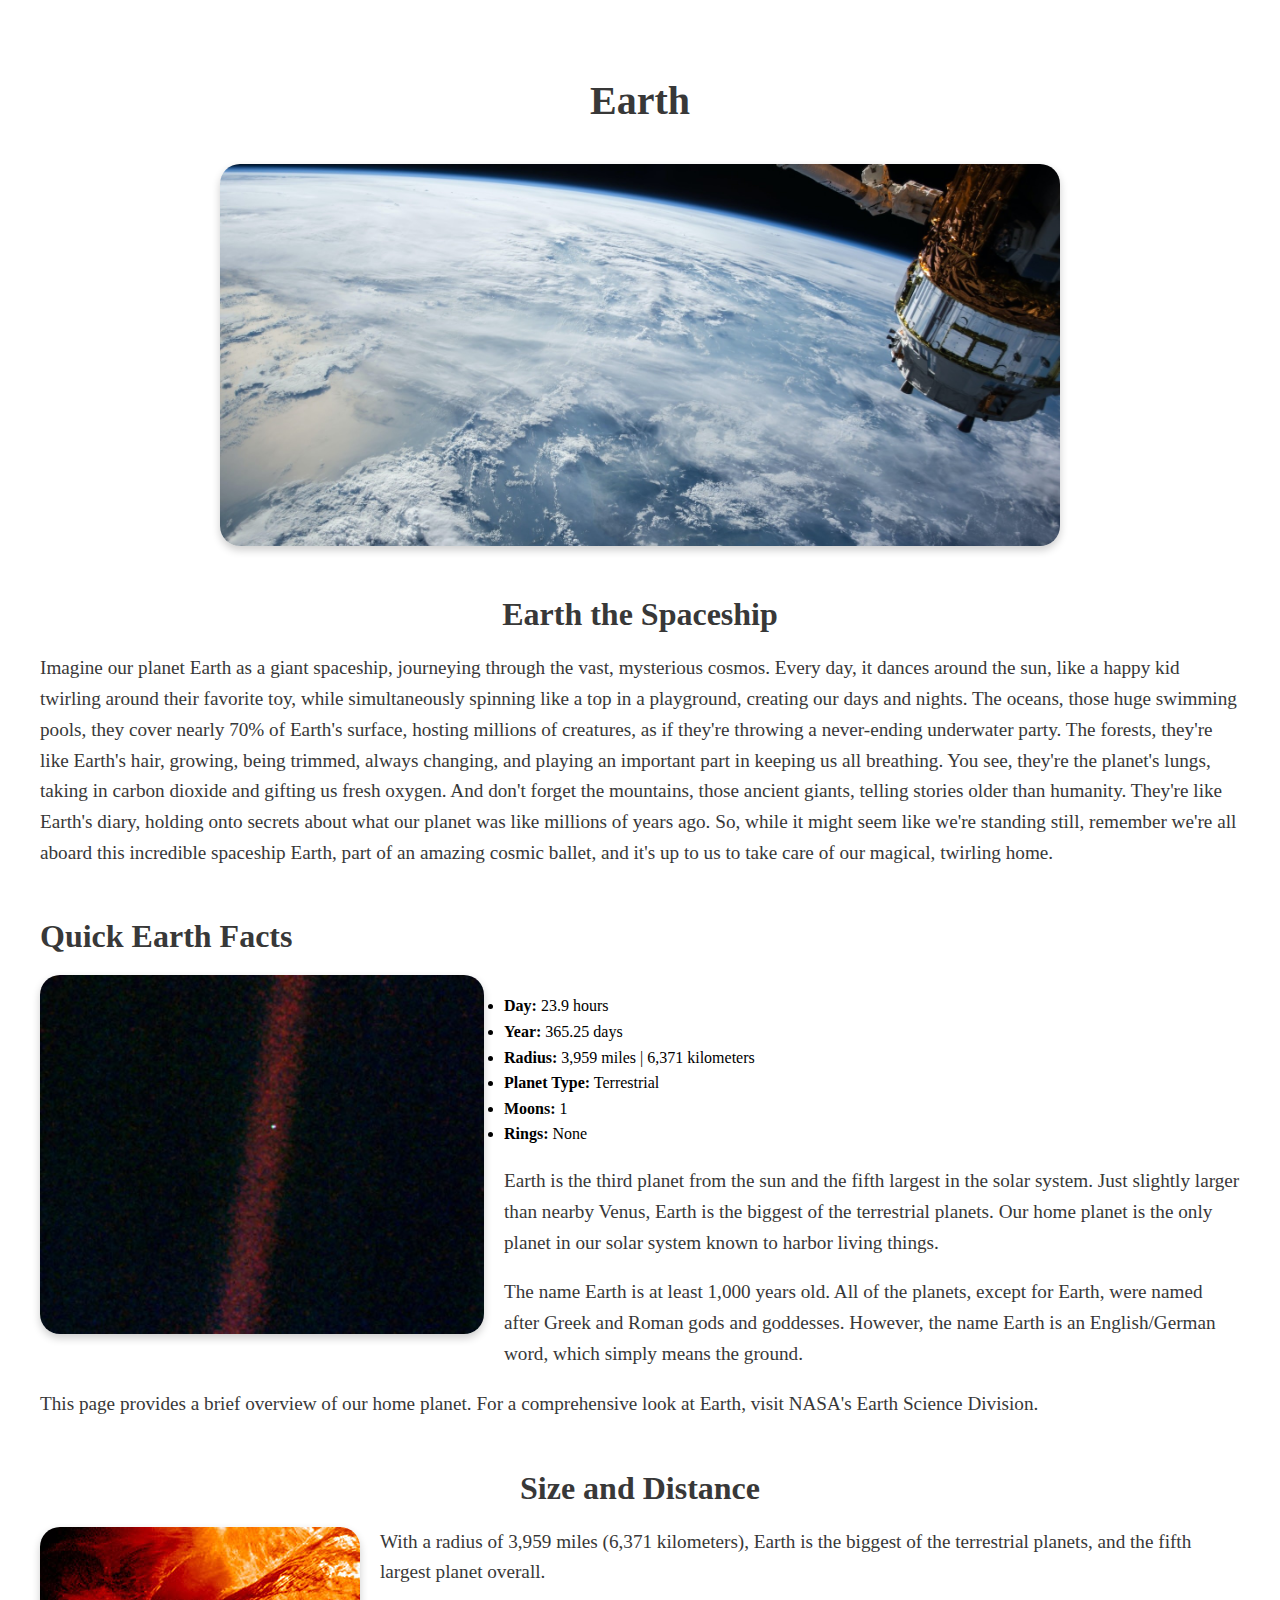
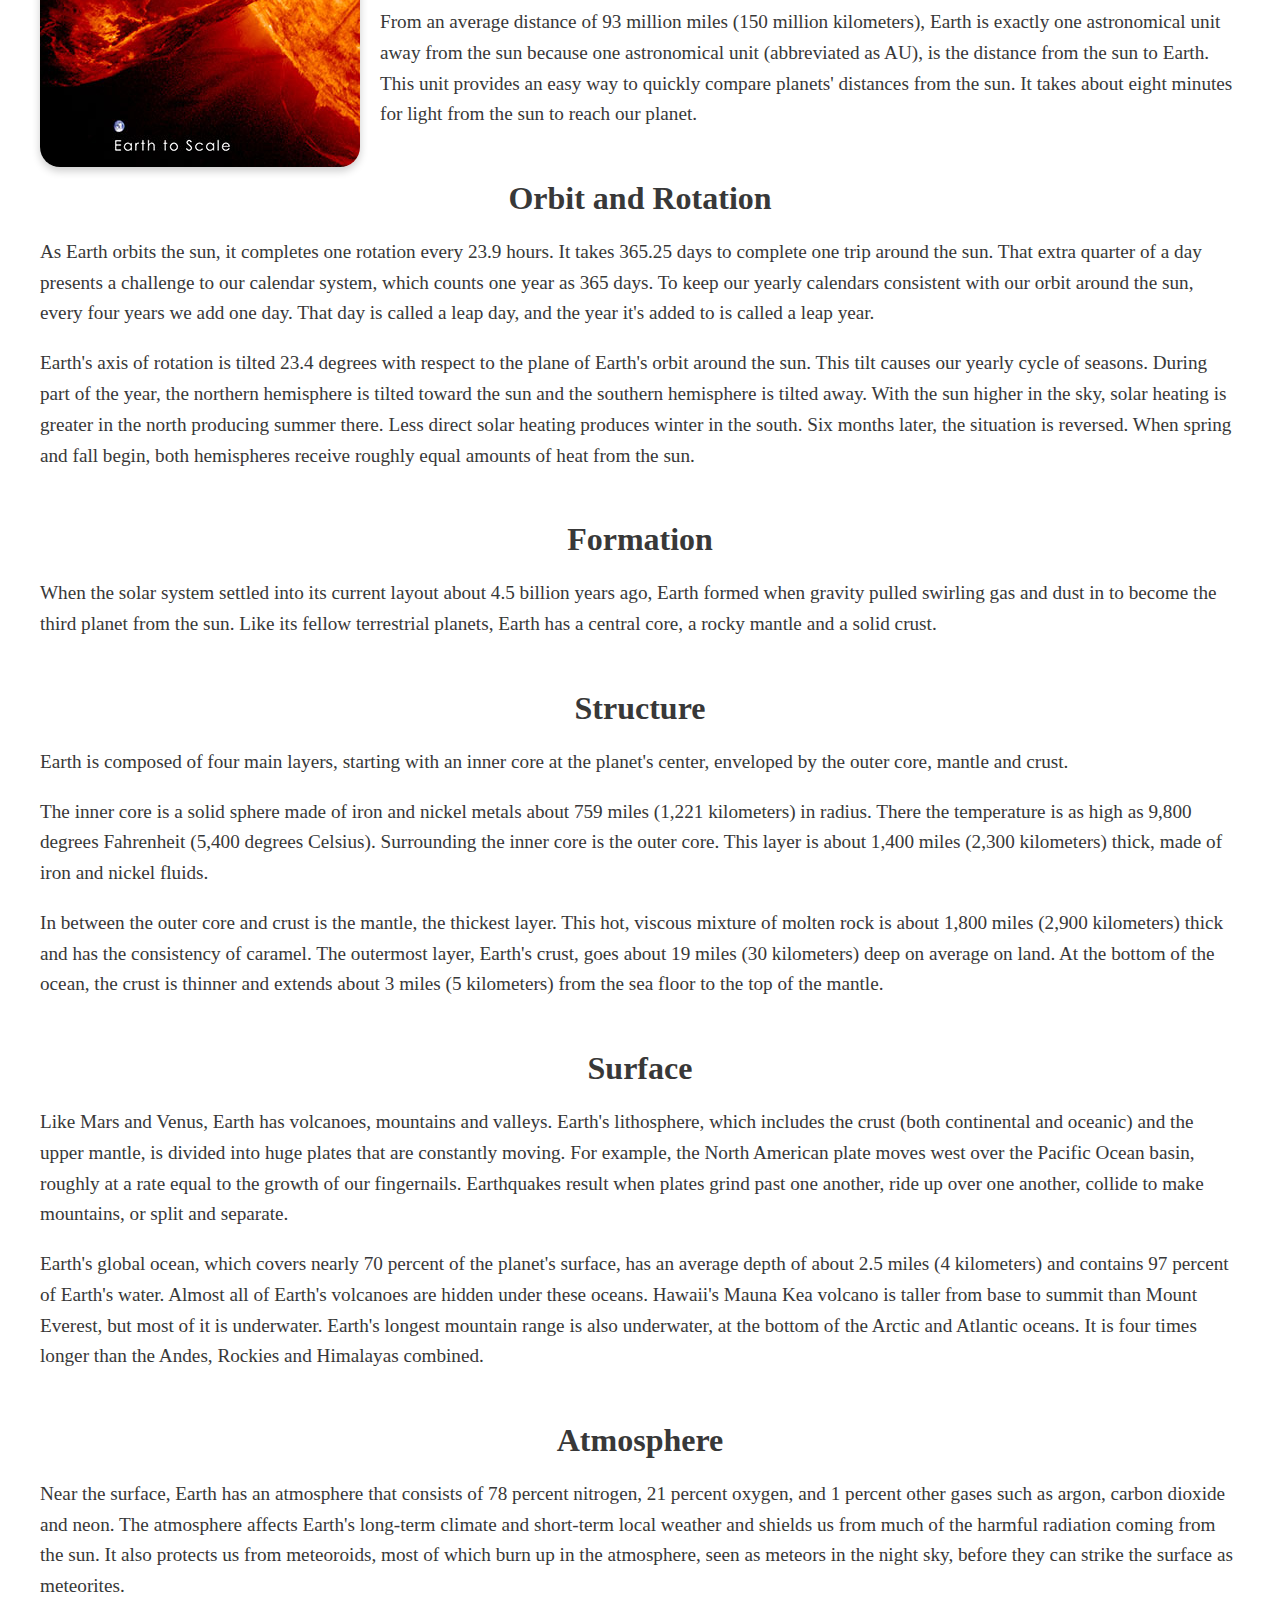
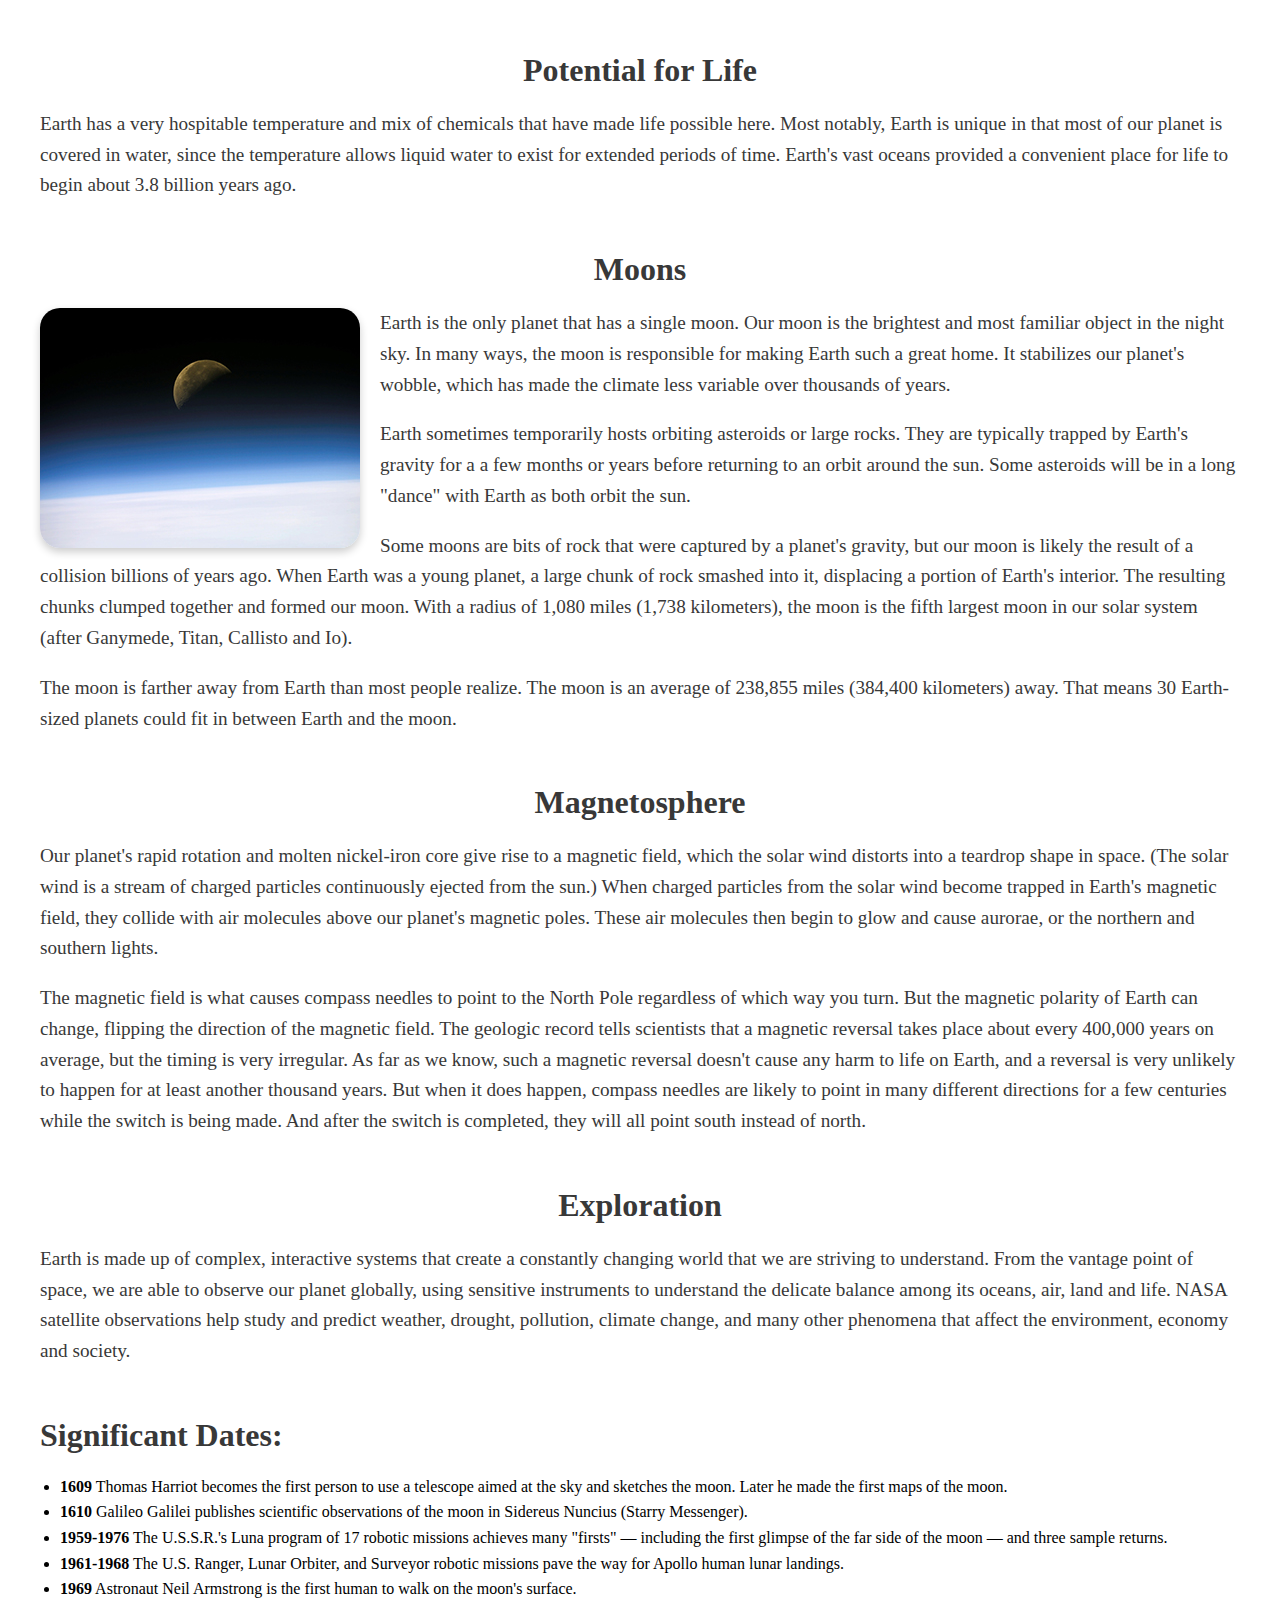
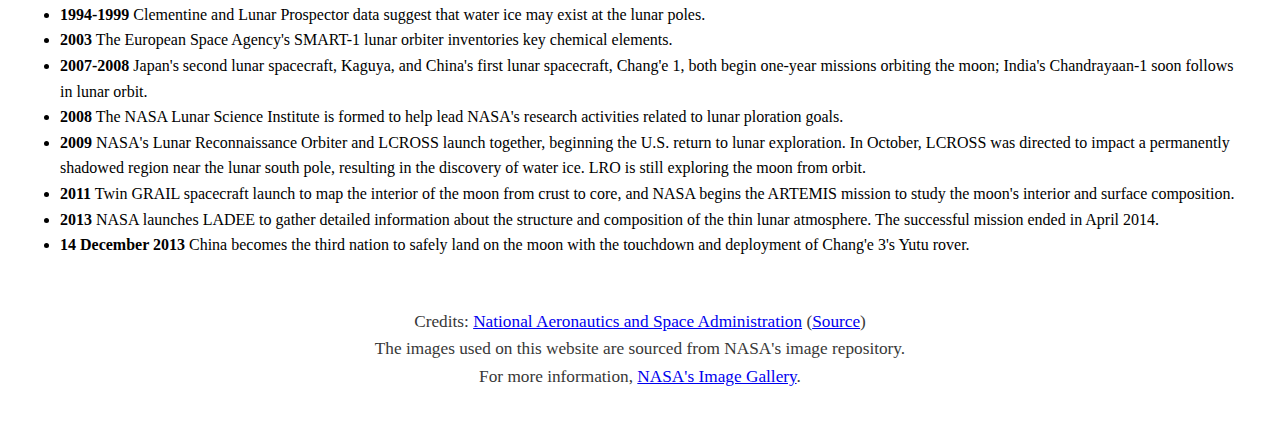
<file: data/earth.html>
<!DOCTYPE html>
<html>
<head>
  <title>Earth</title>
  <meta name="viewport" content="width=device-width, initial-scale=1">
  <link rel="stylesheet" type="text/css" href="style.css"/>
</head>

<body>
  <div class="main">
    <h1>Earth</h1>
    <img src="images/earth0.jpg" width="70%" style="margin: 40px auto; display: block; border-radius: 20px; box-shadow: 0px 4px 8px rgba(0, 0, 0, 0.2);">

    <h2>Earth the Spaceship</h2>
    <p>Imagine our planet Earth as a giant spaceship, journeying through the vast, mysterious cosmos. Every day, it dances around the sun, like a happy kid twirling around their favorite toy, while simultaneously spinning like a top in a playground, creating our days and nights. The oceans, those huge swimming pools, they cover nearly 70% of Earth's surface, hosting millions of creatures, as if they're throwing a never-ending underwater party. The forests, they're like Earth's hair, growing, being trimmed, always changing, and playing an important part in keeping us all breathing. You see, they're the planet's lungs, taking in carbon dioxide and gifting us fresh oxygen. And don't forget the mountains, those ancient giants, telling stories older than humanity. They're like Earth's diary, holding onto secrets about what our planet was like millions of years ago. So, while it might seem like we're standing still, remember we're all aboard this incredible spaceship Earth, part of an amazing cosmic ballet, and it's up to us to take care of our magical, twirling home.</p>

    <h2 style="text-align: left;">Quick Earth Facts</h2>
    <img src="images/earth1.jpg" width="37%" style="float: left; margin-right: 20px; margin-bottom: 10px; border-radius: 20px; box-shadow: 0px 4px 8px rgba(0, 0, 0, 0.2);">
    <ul>
      <br>
      <li><b>Day:</b> 23.9 hours</li>
      <li><b>Year:</b> 365.25 days</li>
      <li><b>Radius:</b> 3,959 miles | 6,371 kilometers</li>
      <li><b>Planet Type:</b> Terrestrial</li>
      <li><b>Moons:</b> 1</li>
      <li><b>Rings:</b> None</li>
    </ul>
    <p>Earth is the third planet from the sun and the fifth largest in the solar system. Just slightly larger than nearby Venus, Earth is the biggest of the terrestrial planets. Our home planet is the only planet in our solar system known to harbor living things.</p>
    <p>The name Earth is at least 1,000 years old. All of the planets, except for Earth, were named after Greek and Roman gods and goddesses. However, the name Earth is an English/German word, which simply means the ground.</p>
    <p>This page provides a brief overview of our home planet. For a comprehensive look at Earth, visit NASA's Earth Science Division.</p>

    <h2>Size and Distance</h2>
    <img src="images/earth2.jpg" style="float: left; margin-right: 20px; margin-bottom: 10px; border-radius: 20px; box-shadow: 0px 4px 8px rgba(0, 0, 0, 0.2);">
    <p>With a radius of 3,959 miles (6,371 kilometers), Earth is the biggest of the terrestrial planets, and the fifth largest planet overall.</p>    
    <p>From an average distance of 93 million miles (150 million kilometers), Earth is exactly one astronomical unit away from the sun because one astronomical unit (abbreviated as AU), is the distance from the sun to Earth. This unit provides an easy way to quickly compare planets' distances from the sun. It takes about eight minutes for light from the sun to reach our planet.</p>

    <h2>Orbit and Rotation</h2>
    <p>As Earth orbits the sun, it completes one rotation every 23.9 hours. It takes 365.25 days to complete one trip around the sun. That extra quarter of a day presents a challenge to our calendar system, which counts one year as 365 days. To keep our yearly calendars consistent with our orbit around the sun, every four years we add one day. That day is called a leap day, and the year it's added to is called a leap year.</p>
    <p>Earth's axis of rotation is tilted 23.4 degrees with respect to the plane of Earth's orbit around the sun. This tilt causes our yearly cycle of seasons. During part of the year, the northern hemisphere is tilted toward the sun and the southern hemisphere is tilted away. With the sun higher in the sky, solar heating is greater in the north producing summer there. Less direct solar heating produces winter in the south. Six months later, the situation is reversed. When spring and fall begin, both hemispheres receive roughly equal amounts of heat from the sun.</p>

    <h2>Formation</h2>
    <p>When the solar system settled into its current layout about 4.5 billion years ago, Earth formed when gravity pulled swirling gas and dust in to become the third planet from the sun. Like its fellow terrestrial planets, Earth has a central core, a rocky mantle and a solid crust.</p>

    <h2>Structure</h2>
    <p>Earth is composed of four main layers, starting with an inner core at the planet's center, enveloped by the outer core, mantle and crust.</p>
    <p>The inner core is a solid sphere made of iron and nickel metals about 759 miles (1,221 kilometers) in radius. There the temperature is as high as 9,800 degrees Fahrenheit (5,400 degrees Celsius). Surrounding the inner core is the outer core. This layer is about 1,400 miles (2,300 kilometers) thick, made of iron and nickel fluids.</p>
    <p>In between the outer core and crust is the mantle, the thickest layer. This hot, viscous mixture of molten rock is about 1,800 miles (2,900 kilometers) thick and has the consistency of caramel. The outermost layer, Earth's crust, goes about 19 miles (30 kilometers) deep on average on land. At the bottom of the ocean, the crust is thinner and extends about 3 miles (5 kilometers) from the sea floor to the top of the mantle.</p>

    <h2>Surface</h2>
    <p>Like Mars and Venus, Earth has volcanoes, mountains and valleys. Earth's lithosphere, which includes the crust (both continental and oceanic) and the upper mantle, is divided into huge plates that are constantly moving. For example, the North American plate moves west over the Pacific Ocean basin, roughly at a rate equal to the growth of our fingernails. Earthquakes result when plates grind past one another, ride up over one another, collide to make mountains, or split and separate.</p>
    <p>Earth's global ocean, which covers nearly 70 percent of the planet's surface, has an average depth of about 2.5 miles (4 kilometers) and contains 97 percent of Earth's water. Almost all of Earth's volcanoes are hidden under these oceans. Hawaii's Mauna Kea volcano is taller from base to summit than Mount Everest, but most of it is underwater. Earth's longest mountain range is also underwater, at the bottom of the Arctic and Atlantic oceans. It is four times longer than the Andes, Rockies and Himalayas combined.</p>

    <h2>Atmosphere</h2>
    <p>Near the surface, Earth has an atmosphere that consists of 78 percent nitrogen, 21 percent oxygen, and 1 percent other gases such as argon, carbon dioxide and neon. The atmosphere affects Earth's long-term climate and short-term local weather and shields us from much of the harmful radiation coming from the sun. It also protects us from meteoroids, most of which burn up in the atmosphere, seen as meteors in the night sky, before they can strike the surface as meteorites.</p>

    <h2>Potential for Life</h2>
    <p>Earth has a very hospitable temperature and mix of chemicals that have made life possible here. Most notably, Earth is unique in that most of our planet is covered in water, since the temperature allows liquid water to exist for extended periods of time. Earth's vast oceans provided a convenient place for life to begin about 3.8 billion years ago.</p>

    <h2>Moons</h2>
    <img src="images/earth3.jpg" style="float: left; margin-right: 20px; margin-bottom: 10px; border-radius: 20px; box-shadow: 0px 4px 8px rgba(0, 0, 0, 0.2);">
    <p>Earth is the only planet that has a single moon. Our moon is the brightest and most familiar object in the night sky. In many ways, the moon is responsible for making Earth such a great home. It stabilizes our planet's wobble, which has made the climate less variable over thousands of years.</p>
    <p>Earth sometimes temporarily hosts orbiting asteroids or large rocks. They are typically trapped by Earth's gravity for a a few months or years before returning to an orbit around the sun. Some asteroids will be in a long "dance" with Earth as both orbit the sun.</p>
    <p>Some moons are bits of rock that were captured by a planet's gravity, but our moon is likely the result of a collision billions of years ago. When Earth was a young planet, a large chunk of rock smashed into it, displacing a portion of Earth's interior. The resulting chunks clumped together and formed our moon. With a radius of 1,080 miles (1,738 kilometers), the moon is the fifth largest moon in our solar system (after Ganymede, Titan, Callisto and Io).</p>
    <p>The moon is farther away from Earth than most people realize. The moon is an average of 238,855 miles (384,400 kilometers) away. That means 30 Earth-sized planets could fit in between Earth and the moon.</p>

    <h2>Magnetosphere</h2>
    <p>Our planet's rapid rotation and molten nickel-iron core give rise to a magnetic field, which the solar wind distorts into a teardrop shape in space. (The solar wind is a stream of charged particles continuously ejected from the sun.) When charged particles from the solar wind become trapped in Earth's magnetic field, they collide with air molecules above our planet's magnetic poles. These air molecules then begin to glow and cause aurorae, or the northern and southern lights.</p>
    <p>The magnetic field is what causes compass needles to point to the North Pole regardless of which way you turn. But the magnetic polarity of Earth can change, flipping the direction of the magnetic field. The geologic record tells scientists that a magnetic reversal takes place about every 400,000 years on average, but the timing is very irregular. As far as we know, such a magnetic reversal doesn't cause any harm to life on Earth, and a reversal is very unlikely to happen for at least another thousand years. But when it does happen, compass needles are likely to point in many different directions for a few centuries while the switch is being made. And after the switch is completed, they will all point south instead of north.</p>

    <h2>Exploration</h2>
    <p>Earth is made up of complex, interactive systems that create a constantly changing world that we are striving to understand. From the vantage point of space, we are able to observe our planet globally, using sensitive instruments to understand the delicate balance among its oceans, air, land and life. NASA satellite observations help study and predict weather, drought, pollution, climate change, and many other phenomena that affect the environment, economy and society.</p>

    <h2 style="text-align: left;">Significant Dates:</h2>
    <ul>
      <li><b>1609</b> Thomas Harriot becomes the first person to use a telescope aimed at the sky and sketches the moon. Later he made the first maps of the moon.</li>
      <li><b>1610</b> Galileo Galilei publishes scientific observations of the moon in Sidereus Nuncius (Starry Messenger).</li>
      <li><b>1959-1976</b> The U.S.S.R.'s Luna program of 17 robotic missions achieves many "firsts" — including the first glimpse of the far side of the moon — and three sample returns.</li>
      <li><b>1961-1968</b> The U.S. Ranger, Lunar Orbiter, and Surveyor robotic missions pave the way for Apollo human lunar landings.</li>
      <li><b>1969</b> Astronaut Neil Armstrong is the first human to walk on the moon's surface.</li>
      <li><b>1994-1999</b> Clementine and Lunar Prospector data suggest that water ice may exist at the lunar poles.</li>
      <li><b>2003</b> The European Space Agency's SMART-1 lunar orbiter inventories key chemical elements.</li>
      <li><b>2007-2008</b> Japan's second lunar spacecraft, Kaguya, and China's first lunar spacecraft, Chang'e 1, both begin one-year missions orbiting the moon; India's Chandrayaan-1 soon follows in lunar orbit.</li>
      <li><b>2008</b> The NASA Lunar Science Institute is formed to help lead NASA's research activities related to lunar ploration goals.</li>
      <li><b>2009</b> NASA's Lunar Reconnaissance Orbiter and LCROSS launch together, beginning the U.S. return to lunar exploration. In October, LCROSS was directed to impact a permanently shadowed region near the lunar south pole, resulting in the discovery of water ice. LRO is still exploring the moon from orbit.</li>
      <li><b>2011</b> Twin GRAIL spacecraft launch to map the interior of the moon from crust to core, and NASA begins the ARTEMIS mission to study the moon's interior and surface composition.</li>
      <li><b>2013</b> NASA launches LADEE to gather detailed information about the structure and composition of the thin lunar atmosphere. The successful mission ended in April 2014.</li>
      <li><b>14 December 2013</b> China becomes the third nation to safely land on the moon with the touchdown and deployment of Chang'e 3's Yutu rover.</li>
    </ul>

    <footer class="credits">
      <p>
        Credits:
        <a href=https://www.nasa.gov>National Aeronautics and Space Administration</a>
        (<a href=http://solarsystem.nasa.gov/planets/earth/in-depth>Source</a>)
        <br>The images used on this website are sourced from NASA's image repository.<br>For more information, <a href="https://images.nasa.gov/">NASA's Image Gallery</a>.
      </p>
    </footer>
  </div>
</body>
</html>
</file>
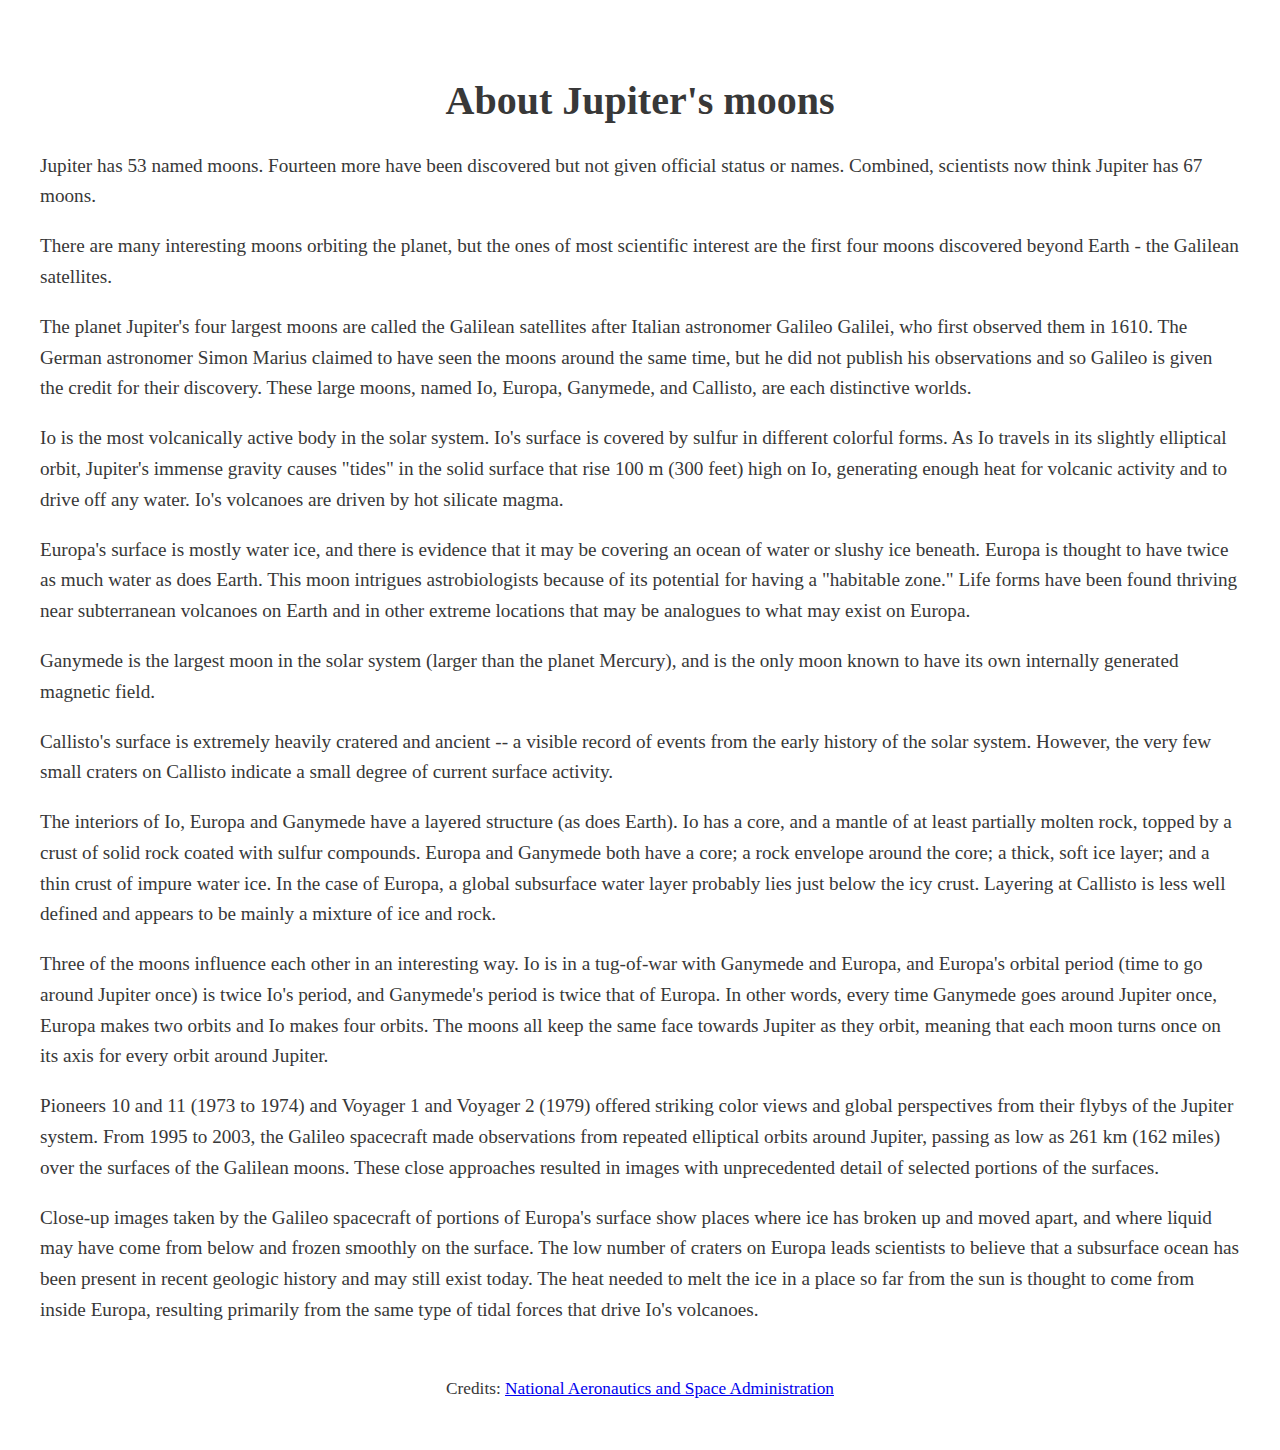
<file: data/jupiter-moons.html>
<!DOCTYPE html>
<html>
<head>
  <title>Jupiter's moons</title>
  <meta name="viewport" content="width=device-width, initial-scale=1">
  <link rel="stylesheet" type="text/css" href="style.css"/>
</head>

<body>
  <div class="main">
    <h1>About Jupiter's moons</h1>
    <p>Jupiter has 53 named moons. Fourteen more have been discovered but not given official status or names. Combined, scientists now think Jupiter has 67 moons.</p>
    <p>There are many interesting moons orbiting the planet, but the ones of most scientific interest are the first four moons discovered beyond Earth - the Galilean satellites.</p>
    <p>The planet Jupiter's four largest moons are called the Galilean satellites after Italian astronomer Galileo Galilei, who first observed them in 1610. The German astronomer Simon Marius claimed to have seen the moons around the same time, but he did not publish his observations and so Galileo is given the credit for their discovery. These large moons, named Io, Europa, Ganymede, and Callisto, are each distinctive worlds.</p>
    <p>Io is the most volcanically active body in the solar system. Io's surface is covered by sulfur in different colorful forms. As Io travels in its slightly elliptical orbit, Jupiter's immense gravity causes "tides" in the solid surface that rise 100 m (300 feet) high on Io, generating enough heat for volcanic activity and to drive off any water. Io's volcanoes are driven by hot silicate magma.</p>
    <p>Europa's surface is mostly water ice, and there is evidence that it may be covering an ocean of water or slushy ice beneath. Europa is thought to have twice as much water as does Earth. This moon intrigues astrobiologists because of its potential for having a "habitable zone." Life forms have been found thriving near subterranean volcanoes on Earth and in other extreme locations that may be analogues to what may exist on Europa.</p>
    <p>Ganymede is the largest moon in the solar system (larger than the planet Mercury), and is the only moon known to have its own internally generated magnetic field.</p>
    <p>Callisto's surface is extremely heavily cratered and ancient -- a visible record of events from the early history of the solar system. However, the very few small craters on Callisto indicate a small degree of current surface activity.</p>
    <p>The interiors of Io, Europa and Ganymede have a layered structure (as does Earth). Io has a core, and a mantle of at least partially molten rock, topped by a crust of solid rock coated with sulfur compounds. Europa and Ganymede both have a core; a rock envelope around the core; a thick, soft ice layer; and a thin crust of impure water ice. In the case of Europa, a global subsurface water layer probably lies just below the icy crust. Layering at Callisto is less well defined and appears to be mainly a mixture of ice and rock.</p>
    <p>Three of the moons influence each other in an interesting way. Io is in a tug-of-war with Ganymede and Europa, and Europa's orbital period (time to go around Jupiter once) is twice Io's period, and Ganymede's period is twice that of Europa. In other words, every time Ganymede goes around Jupiter once, Europa makes two orbits and Io makes four orbits. The moons all keep the same face towards Jupiter as they orbit, meaning that each moon turns once on its axis for every orbit around Jupiter.</p>
    <p>Pioneers 10 and 11 (1973 to 1974) and Voyager 1 and Voyager 2 (1979) offered striking color views and global perspectives from their flybys of the Jupiter system. From 1995 to 2003, the Galileo spacecraft made observations from repeated elliptical orbits around Jupiter, passing as low as 261 km (162 miles) over the surfaces of the Galilean moons. These close approaches resulted in images with unprecedented detail of selected portions of the surfaces.</p>
    <p>Close-up images taken by the Galileo spacecraft of portions of Europa's surface show places where ice has broken up and moved apart, and where liquid may have come from below and frozen smoothly on the surface. The low number of craters on Europa leads scientists to believe that a subsurface ocean has been present in recent geologic history and may still exist today. The heat needed to melt the ice in a place so far from the sun is thought to come from inside Europa, resulting primarily from the same type of tidal forces that drive Io's volcanoes.</p>

    <footer class="credits">
      <p>
        Credits:
        <a href=www.nasa.gov>National Aeronautics and Space Administration</a>
      </p>
    </footer>
  </div>
</body>
</html>
</file>
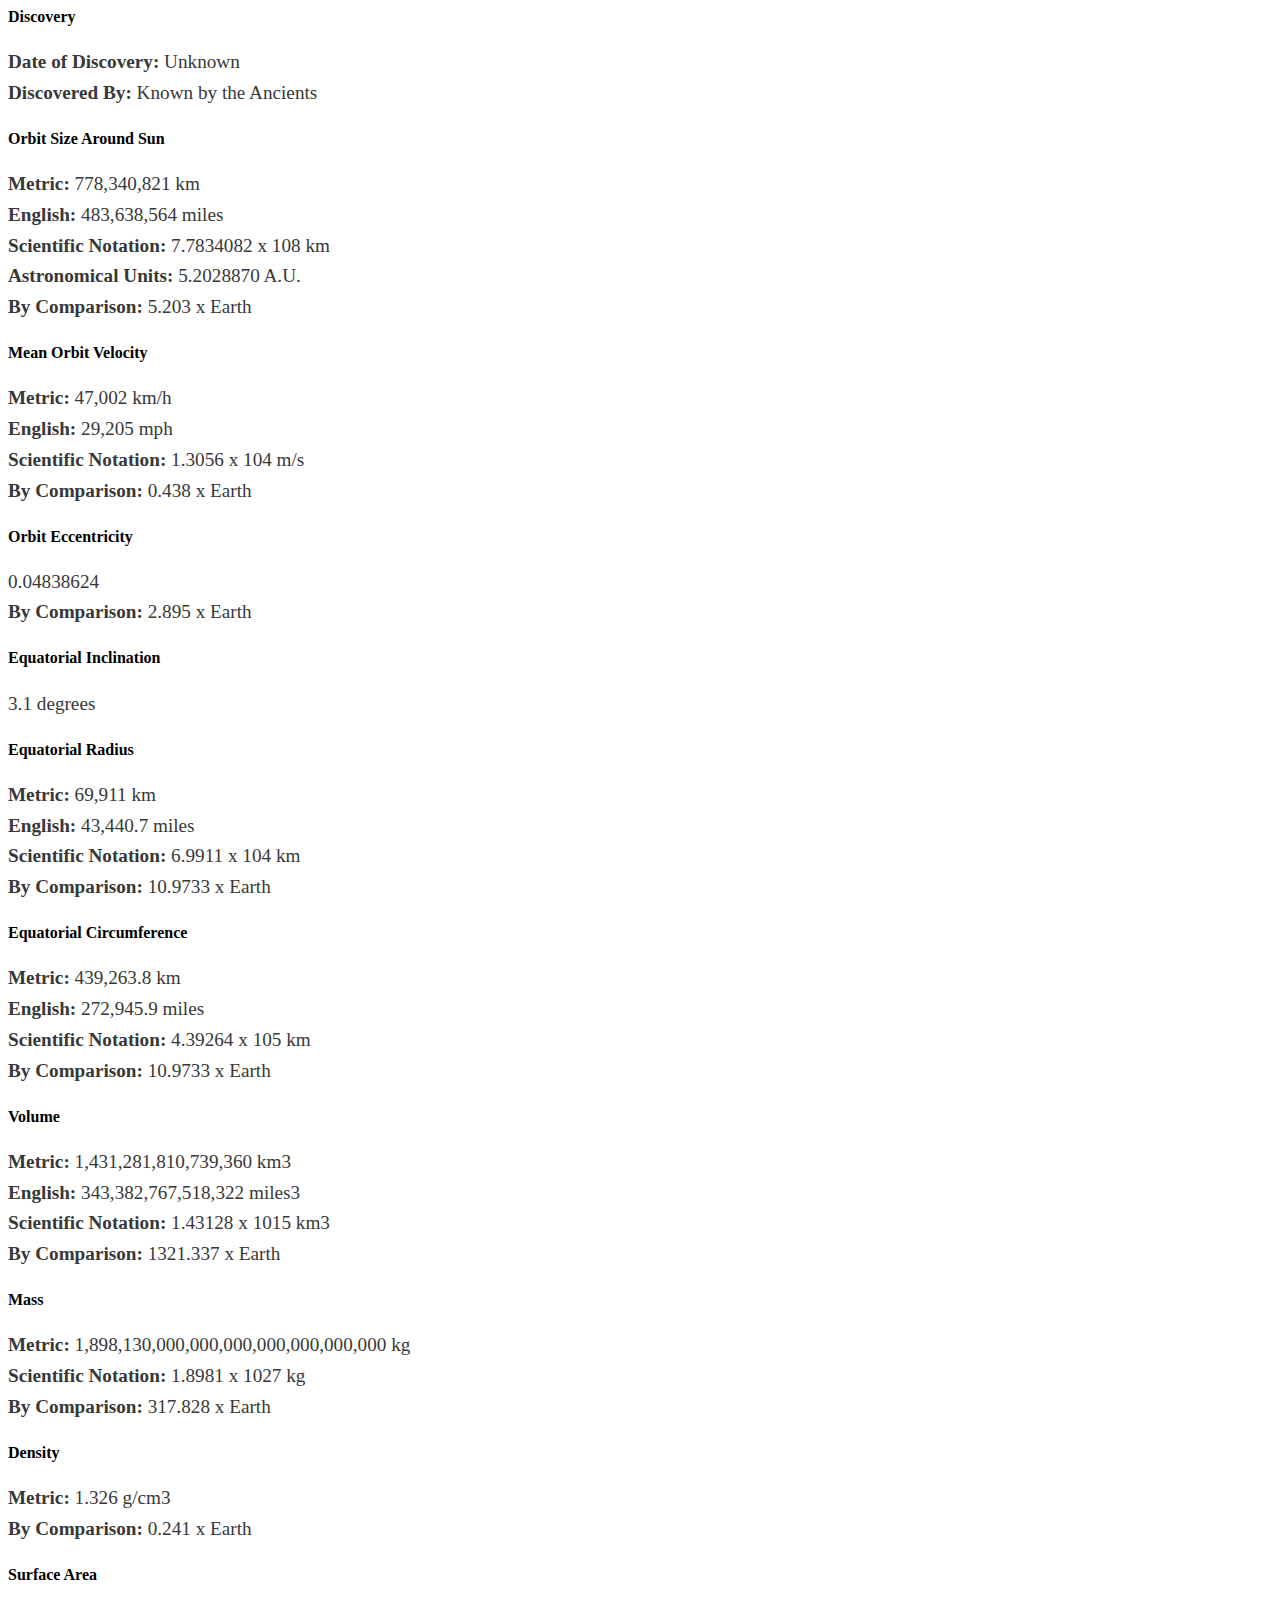
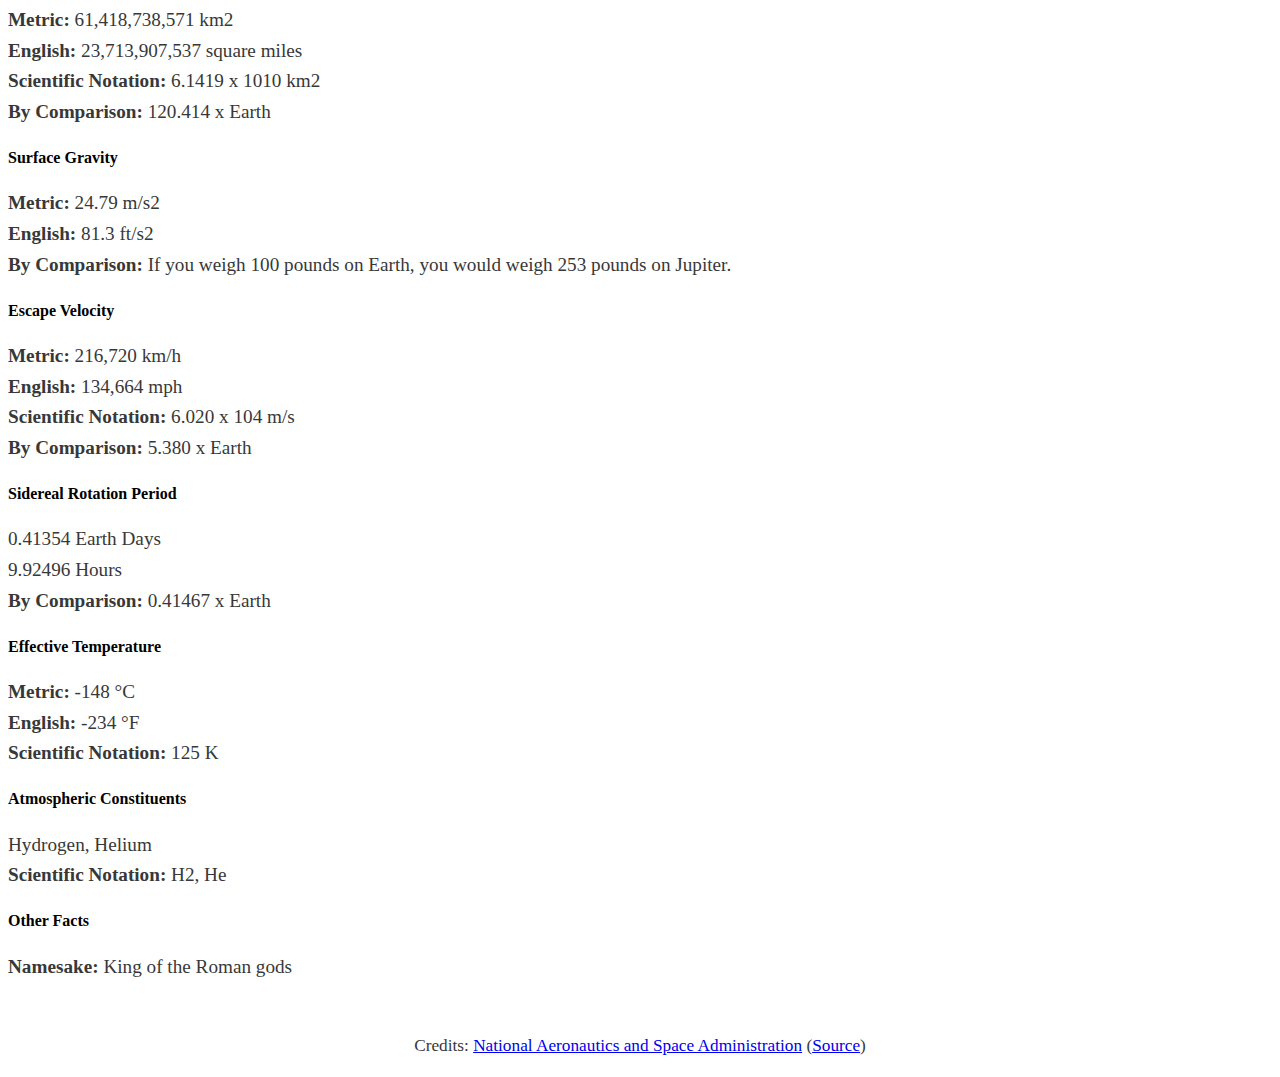
<file: data/jupiter-numbers.html>
<DOCTYPE html>

<head>
  <title>Jupiter: Technical data</title>
  <link rel="stylesheet" type="text/css" href="style.css"/>
</head>

<body>
  <h4>Discovery</h4>
  <p>
    <b>Date of Discovery:</b> Unknown<br>
    <b>Discovered By:</b> Known by the Ancients
    <br>
  </p>

  <h4>Orbit Size Around Sun</h4>
  <p>
    <b>Metric:</b> 778,340,821 km<br>
    <b>English:</b> 483,638,564 miles<br>
    <b>Scientific Notation:</b> 7.7834082 x 108 km<br>
    <b>Astronomical Units:</b> 5.2028870 A.U.<br>
    <b>By Comparison:</b> 5.203 x Earth
  </p>

  <h4>Mean Orbit Velocity</h4>
  <p>
    <b>Metric:</b> 47,002 km/h<br>
    <b>English:</b> 29,205 mph<br>
    <b>Scientific Notation:</b> 1.3056 x 104 m/s<br>
    <b>By Comparison:</b> 0.438 x Earth
  </p>

  <h4>Orbit Eccentricity</h4>
  <p>
    0.04838624<br>
    <b>By Comparison:</b> 2.895 x Earth
  </p>

  <h4>Equatorial Inclination</h4>
  <p>
    3.1 degrees
  </p>

  <h4>Equatorial Radius</h4>
  <p>
    <b>Metric:</b> 69,911 km<br>
    <b>English:</b> 43,440.7 miles<br>
    <b>Scientific Notation:</b> 6.9911 x 104 km<br>
    <b>By Comparison:</b> 10.9733 x Earth
  </p>

  <h4>Equatorial Circumference</h4>
  <p>
    <b>Metric:</b> 439,263.8 km<br>
    <b>English:</b> 272,945.9 miles<br>
    <b>Scientific Notation:</b> 4.39264 x 105 km<br>
    <b>By Comparison:</b> 10.9733 x Earth
  </p>

  <h4>Volume</h4>
  <p>
    <b>Metric:</b> 1,431,281,810,739,360 km3<br>
    <b>English:</b> 343,382,767,518,322 miles3<br>
    <b>Scientific Notation:</b> 1.43128 x 1015 km3<br>
    <b>By Comparison:</b> 1321.337 x Earth
  </p>

  <h4>Mass</h4>
  <p>
    <b>Metric:</b> 1,898,130,000,000,000,000,000,000,000 kg<br>
    <b>Scientific Notation:</b> 1.8981 x 1027 kg<br>
    <b>By Comparison:</b> 317.828 x Earth
  </p>

  <h4>Density</h4>
  <p>
    <b>Metric:</b> 1.326 g/cm3<br>
    <b>By Comparison:</b> 0.241 x Earth
  </p>

  <h4>Surface Area</h4>
  <p>
    <b>Metric:</b> 61,418,738,571 km2<br>
    <b>English:</b> 23,713,907,537 square miles<br>
    <b>Scientific Notation:</b> 6.1419 x 1010 km2<br>
    <b>By Comparison:</b> 120.414 x Earth
  </p>

  <h4>Surface Gravity</h4>
  <p>
    <b>Metric:</b> 24.79 m/s2<br>
    <b>English:</b> 81.3 ft/s2<br>
    <b>By Comparison:</b> If you weigh 100 pounds on Earth, you would weigh 253 pounds on Jupiter.
  </p>

  <h4>Escape Velocity</h4>
  <p>
    <b>Metric:</b> 216,720 km/h<br>
    <b>English:</b> 134,664 mph<br>
    <b>Scientific Notation:</b> 6.020 x 104 m/s<br>
    <b>By Comparison:</b> 5.380 x Earth
  </p>

  <h4>Sidereal Rotation Period</h4>
  <p>
    0.41354 Earth Days<br>
    9.92496 Hours<br>
    <b>By Comparison:</b> 0.41467 x Earth

  <h4>Effective Temperature</h4>
  <p>
    <b>Metric:</b> -148 °C<br>
    <b>English:</b> -234 °F<br>
    <b>Scientific Notation:</b> 125 K
  </p>

  <h4>Atmospheric Constituents</h4>
  <p>
    Hydrogen, Helium<br>
    <b>Scientific Notation:</b> H2, He
  </b>

  <h4>Other Facts</h4>
  <p>
    <b>Namesake:</b> King of the Roman gods
  </p>

    <div class="credits">
      <p>
        Credits:
        <a href=www.nasa.gov>National Aeronautics and Space Administration</a>
        (<a href=http://solarsystem.nasa.gov/planets/jupiter/facts>Source</a>)
      </p>
    </div>
</body>
</file>
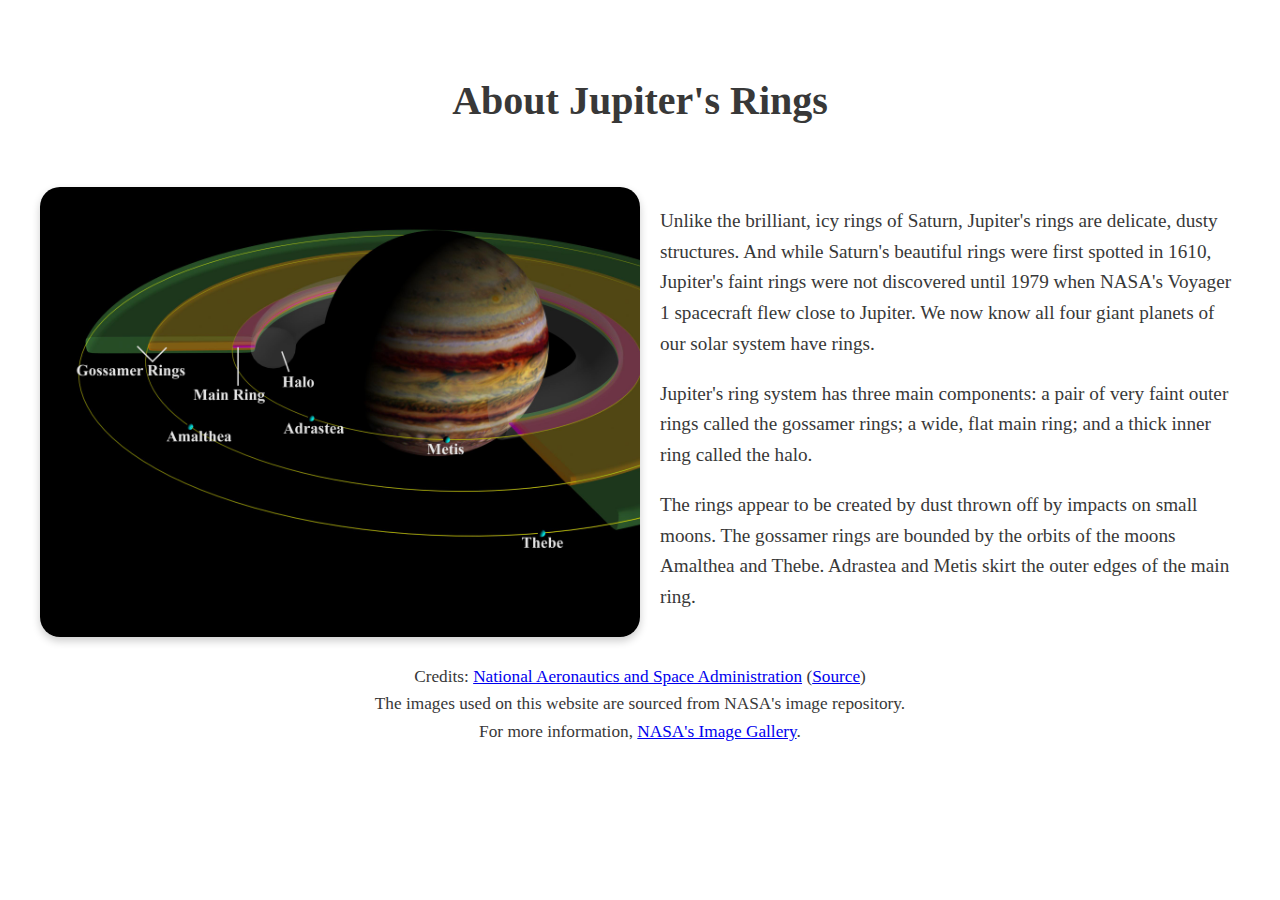
<file: data/jupiter-rings.html>
<!DOCTYPE html>
<html>
<head>
  <title>Jupiter's rings</title>
  <meta name="viewport" content="width=device-width, initial-scale=1">
  <link rel="stylesheet" type="text/css" href="style.css"/>
</head>

<body>
  <div class="main">
    <h1>About Jupiter's Rings</h1>
    <br><br>
    <img src="images/jupiter4.jpg" width="50%" style="float: left; margin-right: 20px; margin-bottom: 10px; border-radius: 20px; box-shadow: 0px 4px 8px rgba(0, 0, 0, 0.2);">
    <p>Unlike the brilliant, icy rings of Saturn, Jupiter's rings are delicate, dusty structures. And while Saturn's beautiful rings were first spotted in 1610, Jupiter's faint rings were not discovered until 1979 when NASA's Voyager 1 spacecraft flew close to Jupiter. We now know all four giant planets of our solar system have rings.</p>
    <p>Jupiter's ring system has three main components: a pair of very faint outer rings called the gossamer rings; a wide, flat main ring; and a thick inner ring called the halo.</p>
    <p>The rings appear to be created by dust thrown off by impacts on small moons. The gossamer rings are bounded by the orbits of the moons Amalthea and Thebe. Adrastea and Metis skirt the outer edges of the main ring.</p>

    <footer class="credits">
      <p>
        Credits:
        <a href=https://www.nasa.gov>National Aeronautics and Space Administration</a>
        (<a href=http://solarsystem.nasa.gov/planets/jupiter/in-depth>Source</a>)
        <br>The images used on this website are sourced from NASA's image repository.<br>For more information, <a href="https://images.nasa.gov/">NASA's Image Gallery</a>.
      </p>
    </footer>
  </div>
</body>
</html>
</file>
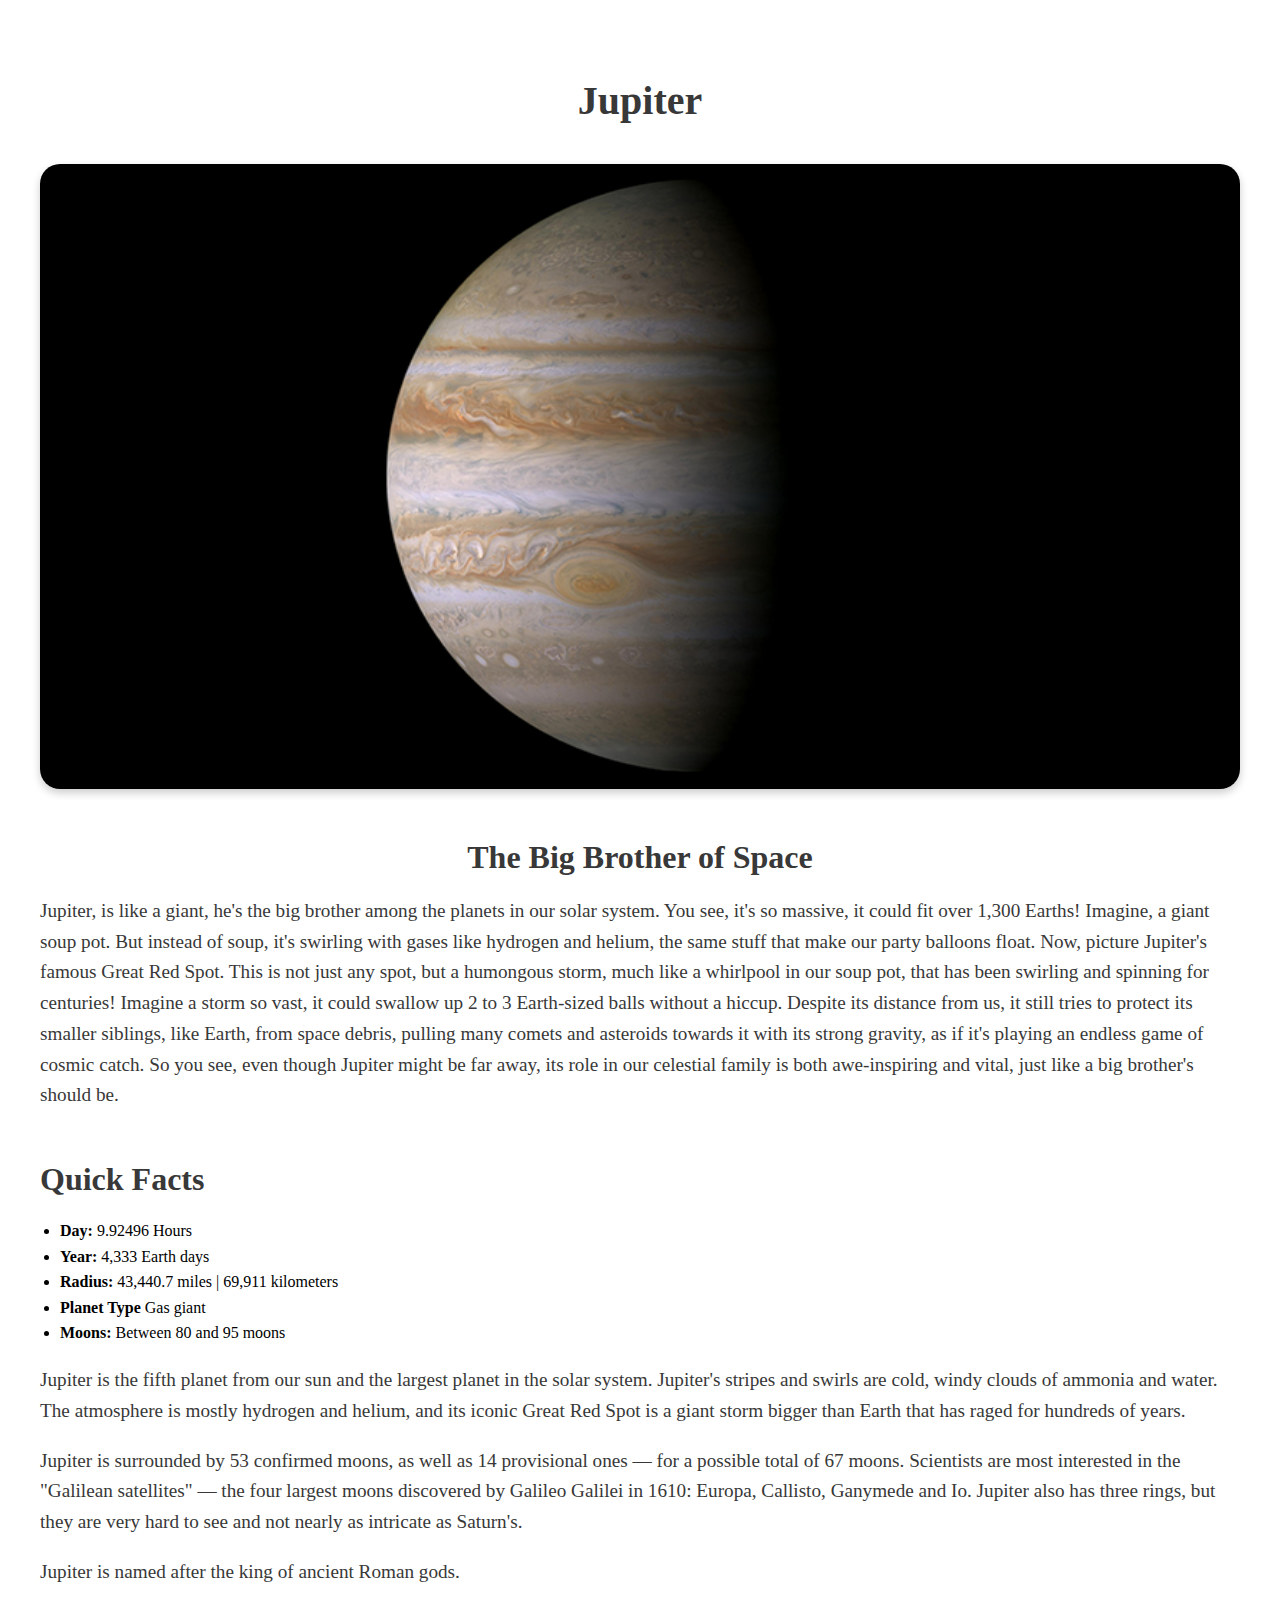
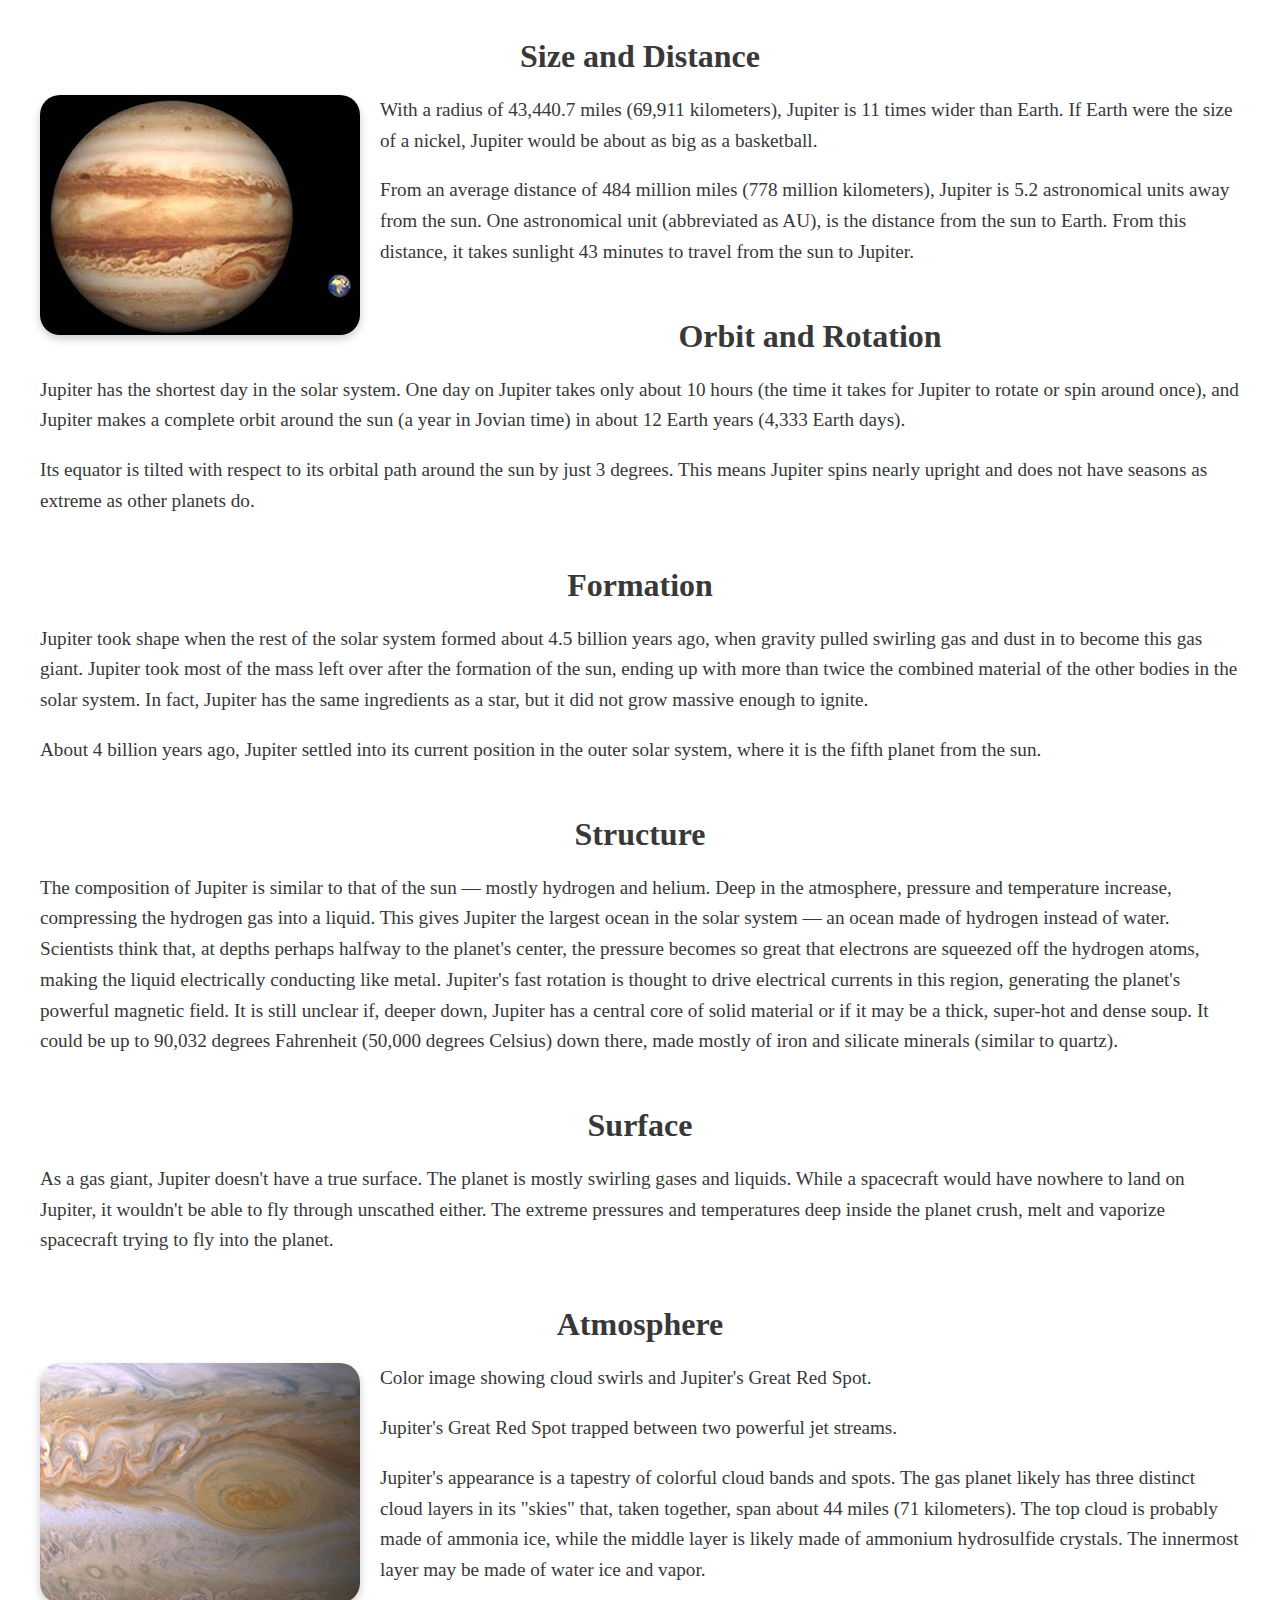
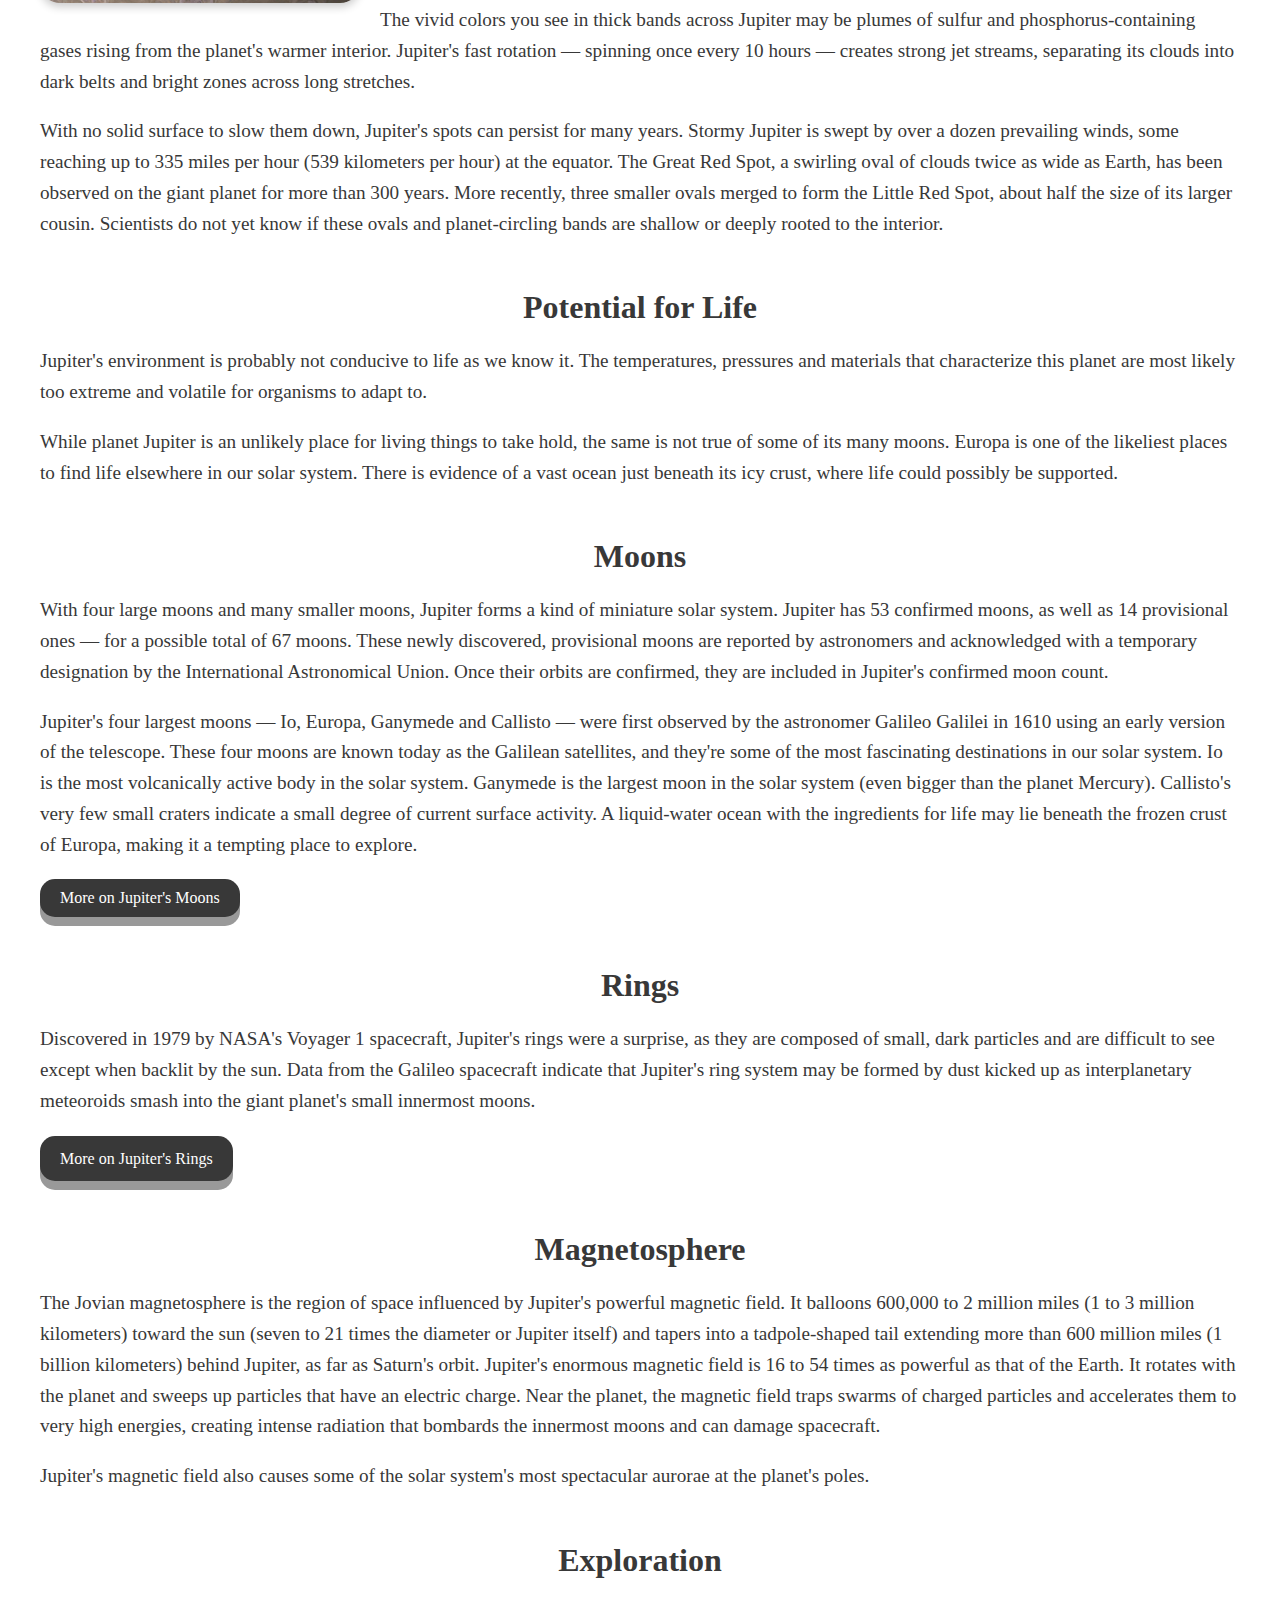
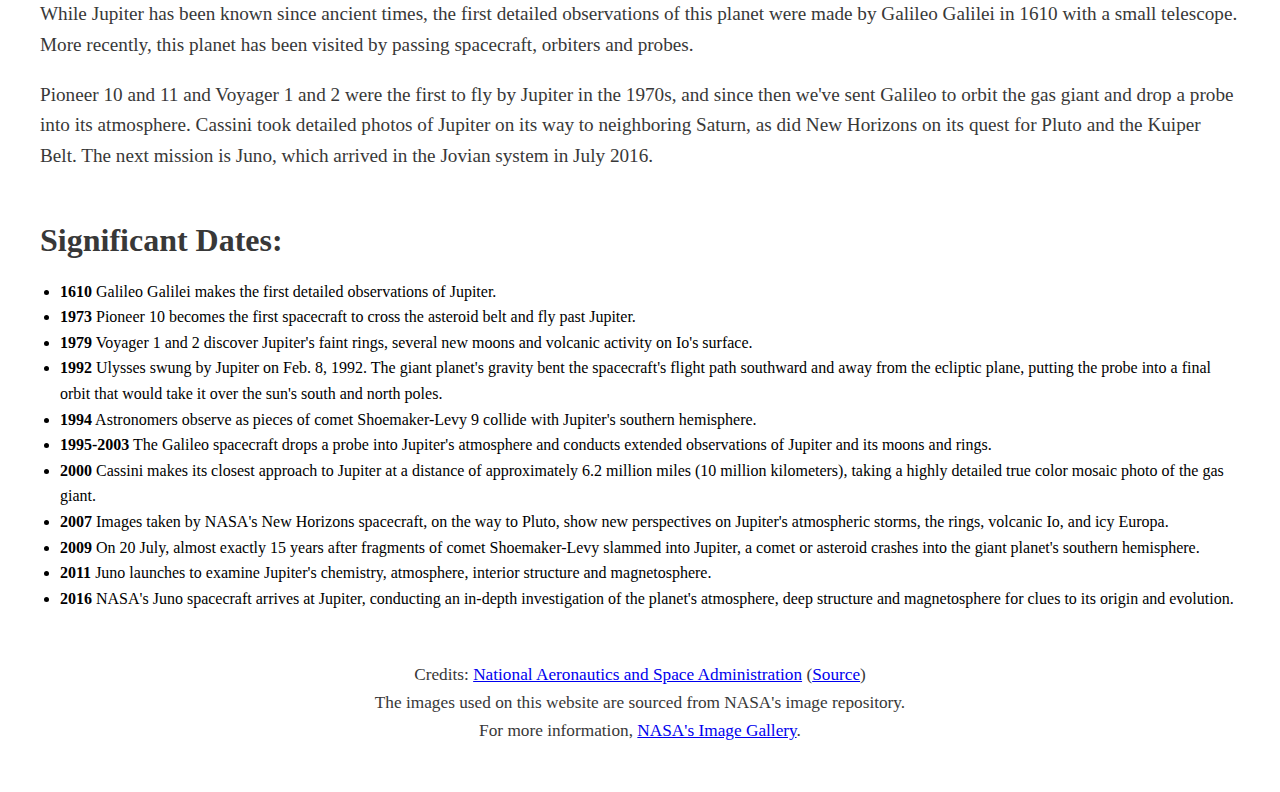
<file: data/jupiter.html>
<!DOCTYPE html>
<html>
<head>
  <title>Jupiter</title>
  <meta name="viewport" content="width=device-width, initial-scale=1">
  <link rel="stylesheet" type="text/css" href="style.css"/>
</head>

<body>
  <div class="main">
    <h1>Jupiter</h1>
    <img src="images/jupiter1.jpg" width="100%" style="margin: 40px auto; display: block; border-radius: 20px; box-shadow: 0px 4px 8px rgba(0, 0, 0, 0.2);">

    <h2>The Big Brother of Space</h2>
    <p>Jupiter, is like a giant, he's the big brother among the planets in our solar system. You see, it's so massive, it could fit over 1,300 Earths! Imagine, a giant soup pot. But instead of soup, it's swirling with gases like hydrogen and helium, the same stuff that make our party balloons float. Now, picture Jupiter's famous Great Red Spot. This is not just any spot, but a humongous storm, much like a whirlpool in our soup pot, that has been swirling and spinning for centuries! Imagine a storm so vast, it could swallow up 2 to 3 Earth-sized balls without a hiccup. Despite its distance from us, it still tries to protect its smaller siblings, like Earth, from space debris, pulling many comets and asteroids towards it with its strong gravity, as if it's playing an endless game of cosmic catch. So you see, even though Jupiter might be far away, its role in our celestial family is both awe-inspiring and vital, just like a big brother's should be.</p>

    <h2 style="text-align: left;">Quick Facts</h2>
    <ul>
      <li><b>Day:</b> 9.92496 Hours</li>
      <li><b>Year:</b> 4,333 Earth days</li>
      <li><b>Radius:</b> 43,440.7 miles | 69,911 kilometers</li>
      <li><b>Planet Type</b> Gas giant</li>
      <li><b>Moons:</b> Between 80 and 95 moons</li>
    </ul>
    <p>Jupiter is the fifth planet from our sun and the largest planet in the solar system. Jupiter's stripes and swirls are cold, windy clouds of ammonia and water. The atmosphere is mostly hydrogen and helium, and its iconic Great Red Spot is a giant storm bigger than Earth that has raged for hundreds of years.</p>
    <p>Jupiter is surrounded by 53 confirmed moons, as well as 14 provisional ones — for a possible total of 67 moons. Scientists are most interested in the "Galilean satellites" — the four largest moons discovered by Galileo Galilei in 1610: Europa, Callisto, Ganymede and Io. Jupiter also has three rings, but they are very hard to see and not nearly as intricate as Saturn's.</p>
    <p>Jupiter is named after the king of ancient Roman gods.</p>

    <h2>Size and Distance</h2>
    <img src="images/jupiter2.jpg" style="float: left; margin-right: 20px; margin-bottom: 10px; border-radius: 20px; box-shadow: 0px 4px 8px rgba(0, 0, 0, 0.2);">
    <p>With a radius of 43,440.7 miles (69,911 kilometers), Jupiter is 11 times wider than Earth. If Earth were the size of a nickel, Jupiter would be about as big as a basketball.</p>
    <p>From an average distance of 484 million miles (778 million kilometers), Jupiter is 5.2 astronomical units away from the sun. One astronomical unit (abbreviated as AU), is the distance from the sun to Earth. From this distance, it takes sunlight 43 minutes to travel from the sun to Jupiter.</p>

    <h2>Orbit and Rotation</h2>
    <p>Jupiter has the shortest day in the solar system. One day on Jupiter takes only about 10 hours (the time it takes for Jupiter to rotate or spin around once), and Jupiter makes a complete orbit around the sun (a year in Jovian time) in about 12 Earth years (4,333 Earth days).</p>
    <p>Its equator is tilted with respect to its orbital path around the sun by just 3 degrees. This means Jupiter spins nearly upright and does not have seasons as extreme as other planets do.</p>

    <h2>Formation</h2>
    <p>Jupiter took shape when the rest of the solar system formed about 4.5 billion years ago, when gravity pulled swirling gas and dust in to become this gas giant. Jupiter took most of the mass left over after the formation of the sun, ending up with more than twice the combined material of the other bodies in the solar system. In fact, Jupiter has the same ingredients as a star, but it did not grow massive enough to ignite.</p>
    <p>About 4 billion years ago, Jupiter settled into its current position in the outer solar system, where it is the fifth planet from the sun.</p>

    <h2>Structure</h2>
    <p>The composition of Jupiter is similar to that of the sun — mostly hydrogen and helium. Deep in the atmosphere, pressure and temperature increase, compressing the hydrogen gas into a liquid. This gives Jupiter the largest ocean in the solar system — an ocean made of hydrogen instead of water. Scientists think that, at depths perhaps halfway to the planet's center, the pressure becomes so great that electrons are squeezed off the hydrogen atoms, making the liquid electrically conducting like metal. Jupiter's fast rotation is thought to drive electrical currents in this region, generating the planet's powerful magnetic field. It is still unclear if, deeper down, Jupiter has a central core of solid material or if it may be a thick, super-hot and dense soup. It could be up to 90,032 degrees Fahrenheit (50,000 degrees Celsius) down there, made mostly of iron and silicate minerals (similar to quartz).</p>

    <h2>Surface</h2>
    <p>As a gas giant, Jupiter doesn't have a true surface. The planet is mostly swirling gases and liquids. While a spacecraft would have nowhere to land on Jupiter, it wouldn't be able to fly through unscathed either. The extreme pressures and temperatures deep inside the planet crush, melt and vaporize spacecraft trying to fly into the planet.</p>

    <h2>Atmosphere</h2>
    <img src="images/jupiter3.jpg" style="float: left; margin-right: 20px; margin-bottom: 10px; border-radius: 20px; box-shadow: 0px 4px 8px rgba(0, 0, 0, 0.2);">
    <p>Color image showing cloud swirls and Jupiter's Great Red Spot.</p>
    <p>Jupiter's Great Red Spot trapped between two powerful jet streams.</p>
    <p>Jupiter's appearance is a tapestry of colorful cloud bands and spots. The gas planet likely has three distinct cloud layers in its "skies" that, taken together, span about 44 miles (71 kilometers). The top cloud is probably made of ammonia ice, while the middle layer is likely made of ammonium hydrosulfide crystals. The innermost layer may be made of water ice and vapor.</p>
    <p>The vivid colors you see in thick bands across Jupiter may be plumes of sulfur and phosphorus-containing gases rising from the planet's warmer interior. Jupiter's fast rotation — spinning once every 10 hours — creates strong jet streams, separating its clouds into dark belts and bright zones across long stretches.</p>
    <p>With no solid surface to slow them down, Jupiter's spots can persist for many years. Stormy Jupiter is swept by over a dozen prevailing winds, some reaching up to 335 miles per hour (539 kilometers per hour) at the equator. The Great Red Spot, a swirling oval of clouds twice as wide as Earth, has been observed on the giant planet for more than 300 years. More recently, three smaller ovals merged to form the Little Red Spot, about half the size of its larger cousin. Scientists do not yet know if these ovals and planet-circling bands are shallow or deeply rooted to the interior.</p>

    <h2>Potential for Life</h2>
    <p>Jupiter's environment is probably not conducive to life as we know it. The temperatures, pressures and materials that characterize this planet are most likely too extreme and volatile for organisms to adapt to.</p>
    <p>While planet Jupiter is an unlikely place for living things to take hold, the same is not true of some of its many moons. Europa is one of the likeliest places to find life elsewhere in our solar system. There is evidence of a vast ocean just beneath its icy crust, where life could possibly be supported.</p>

    <h2>Moons</h2>
    <p>With four large moons and many smaller moons, Jupiter forms a kind of miniature solar system. Jupiter has 53 confirmed moons, as well as 14 provisional ones — for a possible total of 67 moons. These newly discovered, provisional moons are reported by astronomers and acknowledged with a temporary designation by the International Astronomical Union. Once their orbits are confirmed, they are included in Jupiter's confirmed moon count.</p>
    <p>Jupiter's four largest moons — Io, Europa, Ganymede and Callisto — were first observed by the astronomer Galileo Galilei in 1610 using an early version of the telescope. These four moons are known today as the Galilean satellites, and they're some of the most fascinating destinations in our solar system. Io is the most volcanically active body in the solar system. Ganymede is the largest moon in the solar system (even bigger than the planet Mercury). Callisto's very few small craters indicate a small degree of current surface activity. A liquid-water ocean with the ingredients for life may lie beneath the frozen crust of Europa, making it a tempting place to explore.</p>
    <a href="jupiter-moons.html" class="button">More on Jupiter's Moons</a>

    <h2>Rings</h2>
    <p>Discovered in 1979 by NASA's Voyager 1 spacecraft, Jupiter's rings were a surprise, as they are composed of small, dark particles and are difficult to see except when backlit by the sun. Data from the Galileo spacecraft indicate that Jupiter's ring system may be formed by dust kicked up as interplanetary meteoroids smash into the giant planet's small innermost moons.</p>
    <p><a href="jupiter-rings.html" class="button">More on Jupiter's Rings</a></p>

    <h2>Magnetosphere</h2>
    <p>The Jovian magnetosphere is the region of space influenced by Jupiter's powerful magnetic field. It balloons 600,000 to 2 million miles (1 to 3 million kilometers) toward the sun (seven to 21 times the diameter or Jupiter itself) and tapers into a tadpole-shaped tail extending more than 600 million miles (1 billion kilometers) behind Jupiter, as far as Saturn's orbit. Jupiter's enormous magnetic field is 16 to 54 times as powerful as that of the Earth. It rotates with the planet and sweeps up particles that have an electric charge. Near the planet, the magnetic field traps swarms of charged particles and accelerates them to very high energies, creating intense radiation that bombards the innermost moons and can damage spacecraft.</p>
    <p>Jupiter's magnetic field also causes some of the solar system's most spectacular aurorae at the planet's poles.</p>

    <h2>Exploration</h2>
    <p>While Jupiter has been known since ancient times, the first detailed observations of this planet were made by Galileo Galilei in 1610 with a small telescope. More recently, this planet has been visited by passing spacecraft, orbiters and probes.</p>
    <p>Pioneer 10 and 11 and Voyager 1 and 2 were the first to fly by Jupiter in the 1970s, and since then we've sent Galileo to orbit the gas giant and drop a probe into its atmosphere. Cassini took detailed photos of Jupiter on its way to neighboring Saturn, as did New Horizons on its quest for Pluto and the Kuiper Belt. The next mission is Juno, which arrived in the Jovian system in July 2016.</p>

    <h2 style="text-align: left;">Significant Dates:</h2>
    <ul>
      <li><b>1610</b> Galileo Galilei makes the first detailed observations of Jupiter.</li>
      <li><b>1973</b> Pioneer 10 becomes the first spacecraft to cross the asteroid belt and fly past Jupiter.</li>
      <li><b>1979</b> Voyager 1 and 2 discover Jupiter's faint rings, several new moons and volcanic activity on Io's surface.</li>
      <li><b>1992</b> Ulysses swung by Jupiter on Feb. 8, 1992. The giant planet's gravity bent the spacecraft's flight path southward and away from the ecliptic plane, putting the probe into a final orbit that would take it over the sun's south and north poles.</li>
      <li><b>1994</b> Astronomers observe as pieces of comet Shoemaker-Levy 9 collide with Jupiter's southern hemisphere.</li>
      <li><b>1995-2003</b> The Galileo spacecraft drops a probe into Jupiter's atmosphere and conducts extended observations of Jupiter and its moons and rings.</li>
      <li><b>2000</b> Cassini makes its closest approach to Jupiter at a distance of approximately 6.2 million miles (10 million kilometers), taking a highly detailed true color mosaic photo of the gas giant.</li>
      <li><b>2007</b> Images taken by NASA's New Horizons spacecraft, on the way to Pluto, show new perspectives on Jupiter's atmospheric storms, the rings, volcanic Io, and icy Europa.</li>
      <li><b>2009</b> On 20 July, almost exactly 15 years after fragments of comet Shoemaker-Levy slammed into Jupiter, a comet or asteroid crashes into the giant planet's southern hemisphere.</li>
      <li><b>2011</b> Juno launches to examine Jupiter's chemistry, atmosphere, interior structure and magnetosphere.</li>
      <li><b>2016</b> NASA's Juno spacecraft arrives at Jupiter, conducting an in-depth investigation of the planet's atmosphere, deep structure and magnetosphere for clues to its origin and evolution.</li>
    </ul>

    <footer class="credits">
      <p>
        Credits:
        <a href=https://www.nasa.gov>National Aeronautics and Space Administration</a>
        (<a href=http://solarsystem.nasa.gov/planets/jupiter/in-depth>Source</a>)
        <br>The images used on this website are sourced from NASA's image repository.<br>For more information, <a href="https://images.nasa.gov/">NASA's Image Gallery</a>.
      </p>
    </footer>
  </div>
</body>
</html>
</file>
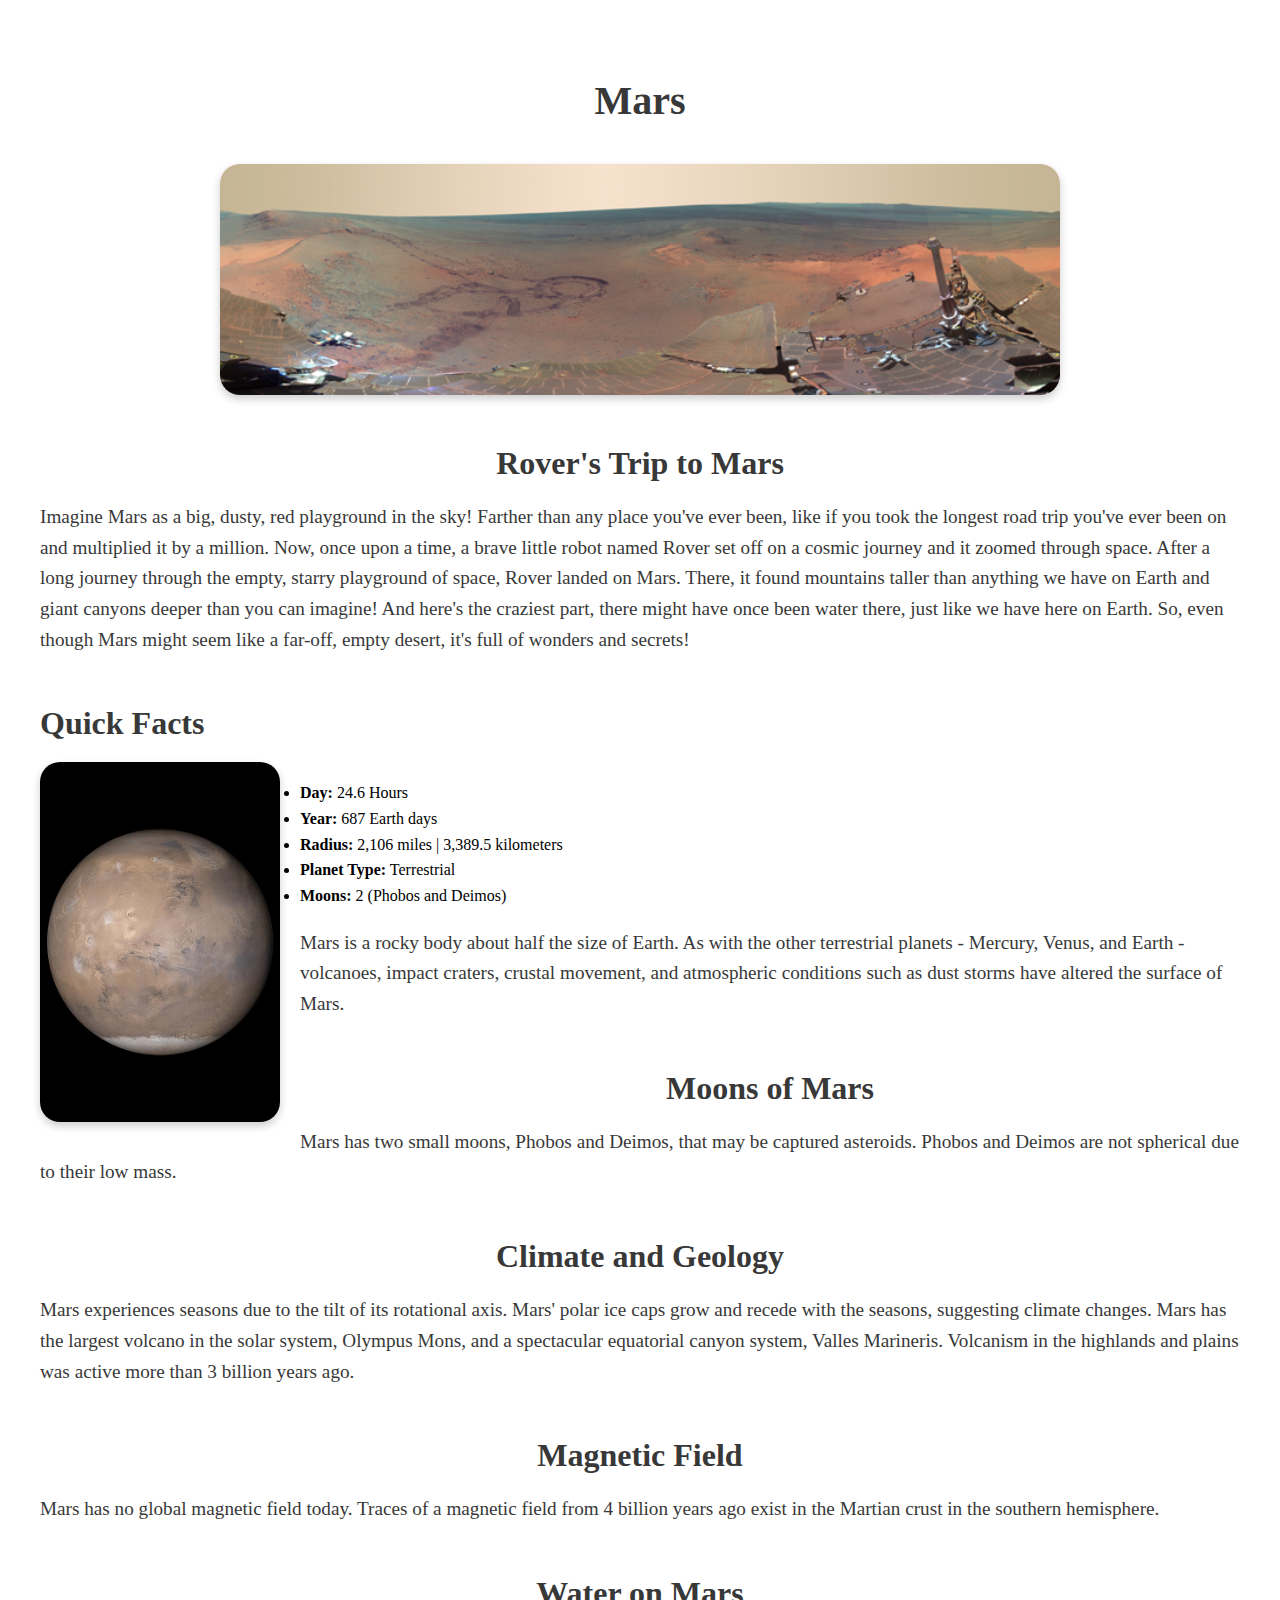
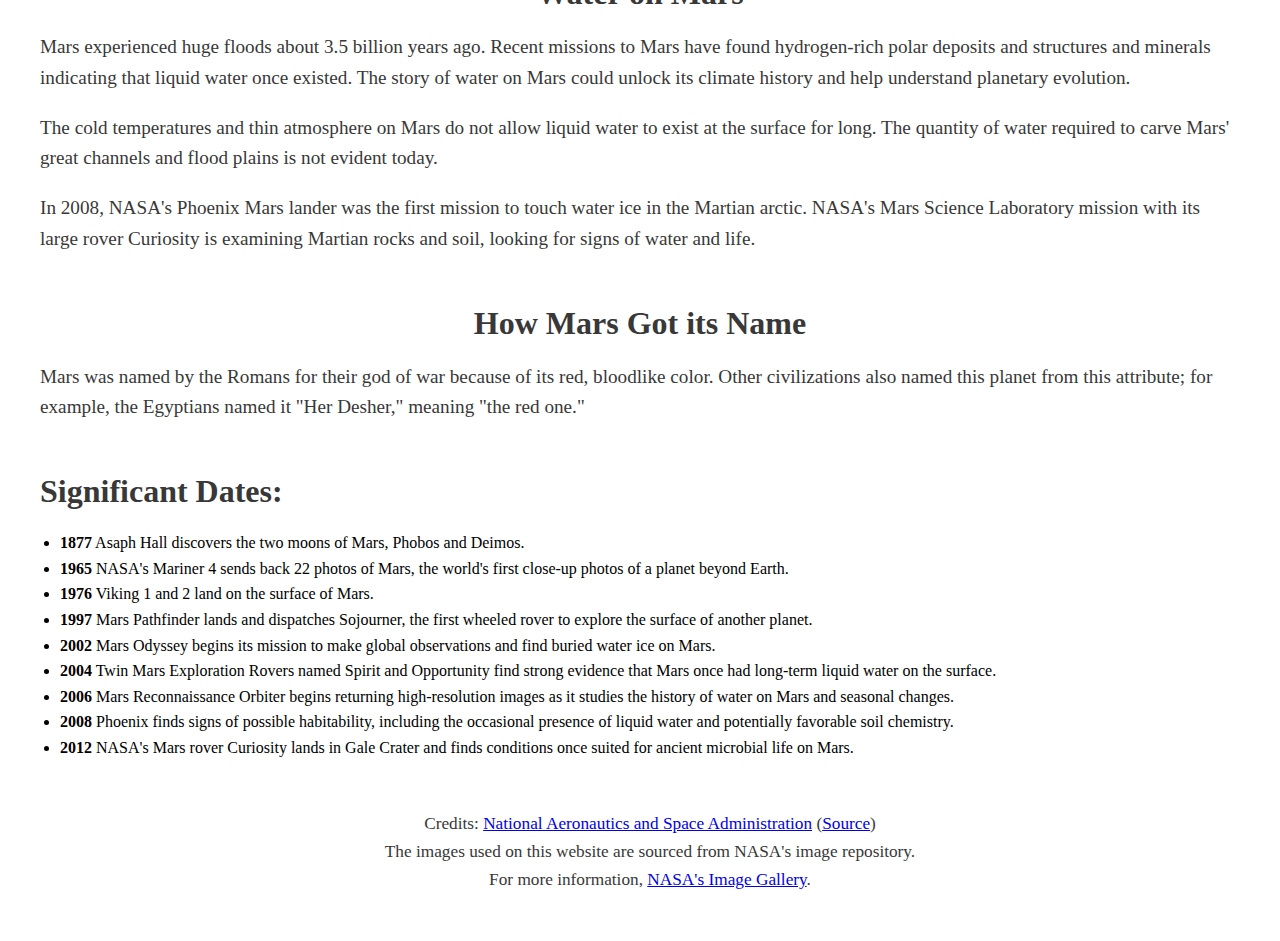
<file: data/mars.html>
<!DOCTYPE html>
<html>
<head>
  <title>Mars</title>
  <meta name="viewport" content="width=device-width, initial-scale=1">
  <link rel="stylesheet" type="text/css" href="style.css"/>
</head>

<body>
  <div class="main">
    <h1>Mars</h1>
    <img src="images/mars1.jpg" width="70%" style="margin: 40px auto; display: block; border-radius: 20px; box-shadow: 0px 4px 8px rgba(0, 0, 0, 0.2);">

    <h2>Rover's Trip to Mars</h2>
    <p>Imagine Mars as a big, dusty, red playground in the sky! Farther than any place you've ever been, like if you took the longest road trip you've ever been on and multiplied it by a million. Now, once upon a time, a brave little robot named Rover set off on a cosmic journey and it zoomed through space. After a long journey through the empty, starry playground of space, Rover landed on Mars. There, it found mountains taller than anything we have on Earth and giant canyons deeper than you can imagine! And here's the craziest part, there might have once been water there, just like we have here on Earth. So, even though Mars might seem like a far-off, empty desert, it's full of wonders and secrets!</p>

    <h2 style="text-align: left;">Quick Facts</h2>
    <img src="images/mars5.jpg" width="20%" style="float: left; margin-right: 20px; margin-bottom: 10px; border-radius: 20px; box-shadow: 0px 4px 8px rgba(0, 0, 0, 0.2);">
    <ul>
      <br>
      <li><b>Day:</b> 24.6 Hours</li>
      <li><b>Year:</b> 687 Earth days</li>
      <li><b>Radius:</b> 2,106 miles | 3,389.5 kilometers</li>
      <li><b>Planet Type:</b> Terrestrial</li>
      <li><b>Moons:</b> 2 (Phobos and Deimos)</li>
    </ul>
    <p>Mars is a rocky body about half the size of Earth. As with the other terrestrial planets - Mercury, Venus, and Earth - volcanoes, impact craters, crustal movement, and atmospheric conditions such as dust storms have altered the surface of Mars.</p>
    
    <h2>Moons of Mars</h2>
    <p>Mars has two small moons, Phobos and Deimos, that may be captured asteroids. Phobos and Deimos are not spherical due to their low mass.</p>

    <h2>Climate and Geology</h2>
    <p>Mars experiences seasons due to the tilt of its rotational axis. Mars' polar ice caps grow and recede with the seasons, suggesting climate changes. Mars has the largest volcano in the solar system, Olympus Mons, and a spectacular equatorial canyon system, Valles Marineris. Volcanism in the highlands and plains was active more than 3 billion years ago.</p>

    <h2>Magnetic Field</h2>
    <p>Mars has no global magnetic field today. Traces of a magnetic field from 4 billion years ago exist in the Martian crust in the southern hemisphere.</p>

    <h2>Water on Mars</h2>
    <p>Mars experienced huge floods about 3.5 billion years ago. Recent missions to Mars have found hydrogen-rich polar deposits and structures and minerals indicating that liquid water once existed. The story of water on Mars could unlock its climate history and help understand planetary evolution.</p>
    <p>The cold temperatures and thin atmosphere on Mars do not allow liquid water to exist at the surface for long. The quantity of water required to carve Mars' great channels and flood plains is not evident today.</p>
    <p>In 2008, NASA's Phoenix Mars lander was the first mission to touch water ice in the Martian arctic. NASA's Mars Science Laboratory mission with its large rover Curiosity is examining Martian rocks and soil, looking for signs of water and life.</p>
    
    <h2>How Mars Got its Name</h2>
    <p>Mars was named by the Romans for their god of war because of its red, bloodlike color. Other civilizations also named this planet from this attribute; for example, the Egyptians named it "Her Desher," meaning "the red one."</p>

    <h2 style="text-align: left;">Significant Dates:</h2>
      <ul>
      <li><b>1877</b> Asaph Hall discovers the two moons of Mars, Phobos and Deimos.</li>
      <li><b>1965</b> NASA's Mariner 4 sends back 22 photos of Mars, the world's first close-up photos of a planet beyond Earth.</li>
      <li><b>1976</b> Viking 1 and 2 land on the surface of Mars.</li>
      <li><b>1997</b> Mars Pathfinder lands and dispatches Sojourner, the first wheeled rover to explore the surface of another planet.</li>
      <li><b>2002</b> Mars Odyssey begins its mission to make global observations and find buried water ice on Mars.</li>
      <li><b>2004</b> Twin Mars Exploration Rovers named Spirit and Opportunity find strong evidence that Mars once had long-term liquid water on the surface.</li>
      <li><b>2006</b> Mars Reconnaissance Orbiter begins returning high-resolution images as it studies the history of water on Mars and seasonal changes.</li>
      <li><b>2008</b> Phoenix finds signs of possible habitability, including the occasional presence of liquid water and potentially favorable soil chemistry.</li>
      <li><b>2012</b> NASA's Mars rover Curiosity lands in Gale Crater and finds conditions once suited for ancient microbial life on Mars.</li>
      </li>

    <footer class="credits">
      <p>
        Credits:
        <a href=https://www.nasa.gov>National Aeronautics and Space Administration</a>
        (<a href=http://solarsystem.nasa.gov/planets/mars/in-depth>Source</a>)
        <br>The images used on this website are sourced from NASA's image repository.<br>For more information, <a href="https://images.nasa.gov/">NASA's Image Gallery</a>.
      </p>
    </footer>
  </div>
</body>
</html>
</file>
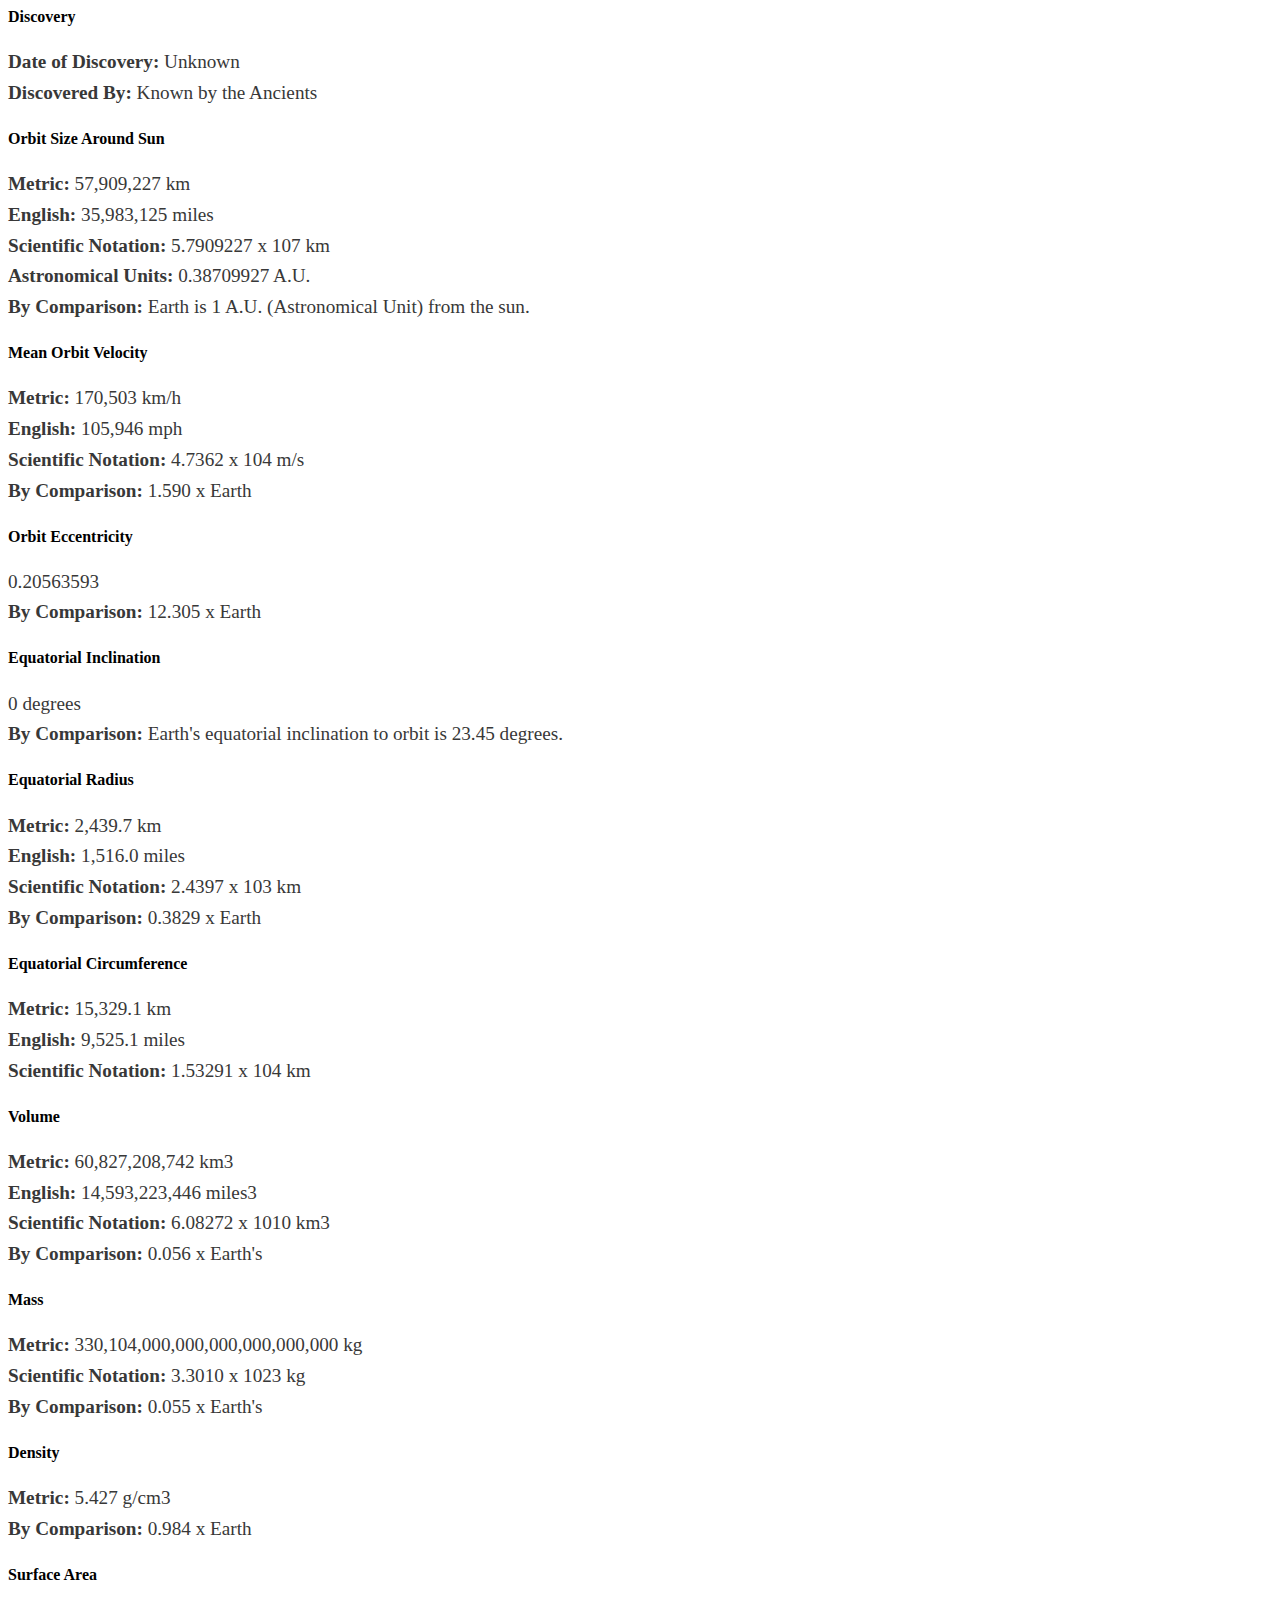
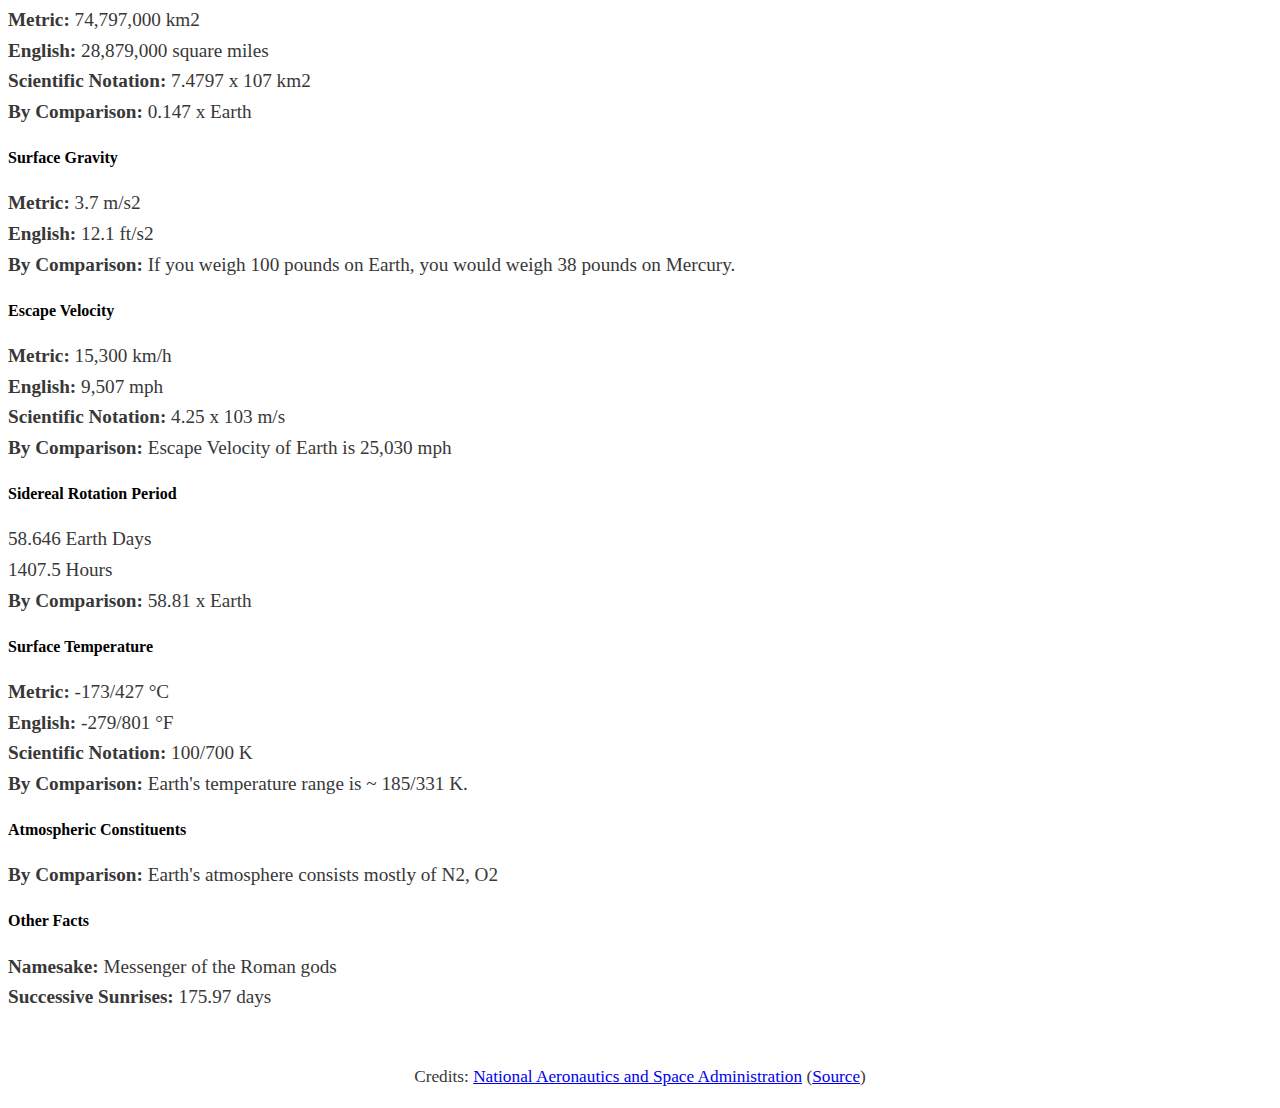
<file: data/mercury-numbers.html>
<DOCTYPE html>

<head>
  <title>Mercury: Technical data</title>
  <link rel="stylesheet" type="text/css" href="style.css"/>
</head>

<body>
  <h4>Discovery</h4>
  <p>
    <b>Date of Discovery:</b> Unknown<br>
    <b>Discovered By:</b> Known by the Ancients
    <br>
  </p>

  <h4>Orbit Size Around Sun</h4>
  <p>
    <b>Metric:</b> 57,909,227 km<br>
    <b>English:</b> 35,983,125 miles<br>
    <b>Scientific Notation:</b> 5.7909227 x 107 km<br>
    <b>Astronomical Units:</b> 0.38709927 A.U.<br>
    <b>By Comparison:</b> Earth is 1 A.U. (Astronomical Unit) from the sun.<br>
  </p>

  <h4>Mean Orbit Velocity</h4>
  <p>
    <b>Metric:</b> 170,503 km/h<br>
    <b>English:</b> 105,946 mph<br>
    <b>Scientific Notation:</b> 4.7362 x 104 m/s<br>
    <b>By Comparison:</b> 1.590 x Earth
  </p>

  <h4>Orbit Eccentricity</h4>
  <p>
    0.20563593<br>
    <b>By Comparison:</b> 12.305 x Earth
  </p>

  <h4>Equatorial Inclination</h4>
  <p>
    0 degrees<br>
    <b>By Comparison:</b> Earth's equatorial inclination to orbit is 23.45 degrees.
  </p>

  <h4>Equatorial Radius</h4>
  <p>
    <b>Metric:</b> 2,439.7 km<br>
    <b>English:</b> 1,516.0 miles<br>
    <b>Scientific Notation:</b> 2.4397 x 103 km<br>
    <b>By Comparison:</b> 0.3829 x Earth
  </p>

  <h4>Equatorial Circumference</h4>
  <p>
    <b>Metric:</b> 15,329.1 km<br>
    <b>English:</b> 9,525.1 miles<br>
    <b>Scientific Notation:</b> 1.53291 x 104 km
  </p>

  <h4>Volume</h4>
  <p>
    <b>Metric:</b> 60,827,208,742 km3<br>
    <b>English:</b> 14,593,223,446 miles3<br>
    <b>Scientific Notation:</b> 6.08272 x 1010 km3<br>
    <b>By Comparison:</b> 0.056 x Earth's
  </p>

  <h4>Mass</h4>
  <p>
    <b>Metric:</b> 330,104,000,000,000,000,000,000 kg<br>
    <b>Scientific Notation:</b> 3.3010 x 1023 kg<br>
    <b>By Comparison:</b> 0.055 x Earth's
  </p>

  <h4>Density</h4>
  <p>
    <b>Metric:</b> 5.427 g/cm3<br>
    <b>By Comparison:</b> 0.984 x Earth
  </p>

  <h4>Surface Area</h4>
  <p>
    <b>Metric:</b> 74,797,000 km2<br>
    <b>English:</b> 28,879,000 square miles<br>
    <b>Scientific Notation:</b> 7.4797 x 107 km2<br>
    <b>By Comparison:</b> 0.147 x Earth
  </p>

  <h4>Surface Gravity</h4>
  <p>
    <b>Metric:</b> 3.7 m/s2<br>
    <b>English:</b> 12.1 ft/s2<br>
    <b>By Comparison:</b> If you weigh 100 pounds on Earth, you would weigh 38 pounds on Mercury.
  </p>

  <h4>Escape Velocity</h4>
  <p>
    <b>Metric:</b> 15,300 km/h<br>
    <b>English:</b> 9,507 mph<br>
    <b>Scientific Notation:</b> 4.25 x 103 m/s<br>
    <b>By Comparison:</b> Escape Velocity of Earth is 25,030 mph
  </p>

  <h4>Sidereal Rotation Period</h4>
  <p>
    58.646 Earth Days<br>
    1407.5 Hours<br>
    <b>By Comparison:</b> 58.81 x Earth


  <h4>Surface Temperature</h4>
  <p>
    <b>Metric:</b> -173/427 °C<br>
    <b>English:</b> -279/801 °F<br>
    <b>Scientific Notation:</b> 100/700 K<br>
    <b>By Comparison:</b> Earth's temperature range is ~ 185/331 K.
  </p>

  <h4>Atmospheric Constituents</h4>
  <p>
    <b>By Comparison:</b> Earth's atmosphere consists mostly of N2, O2
  </p>

  <h4>Other Facts</h4>
  <p>
    <b>Namesake:</b> Messenger of the Roman gods<br>
    <b>Successive Sunrises:</b> 175.97 days
  </p>

    <div class="credits">
      <p>
        Credits:
        <a href=www.nasa.gov>National Aeronautics and Space Administration</a>
        (<a href="http://solarsystem.nasa.gov/planets/mercury/facts">Source</a>)
      </p>
    </div>

</body>
</file>
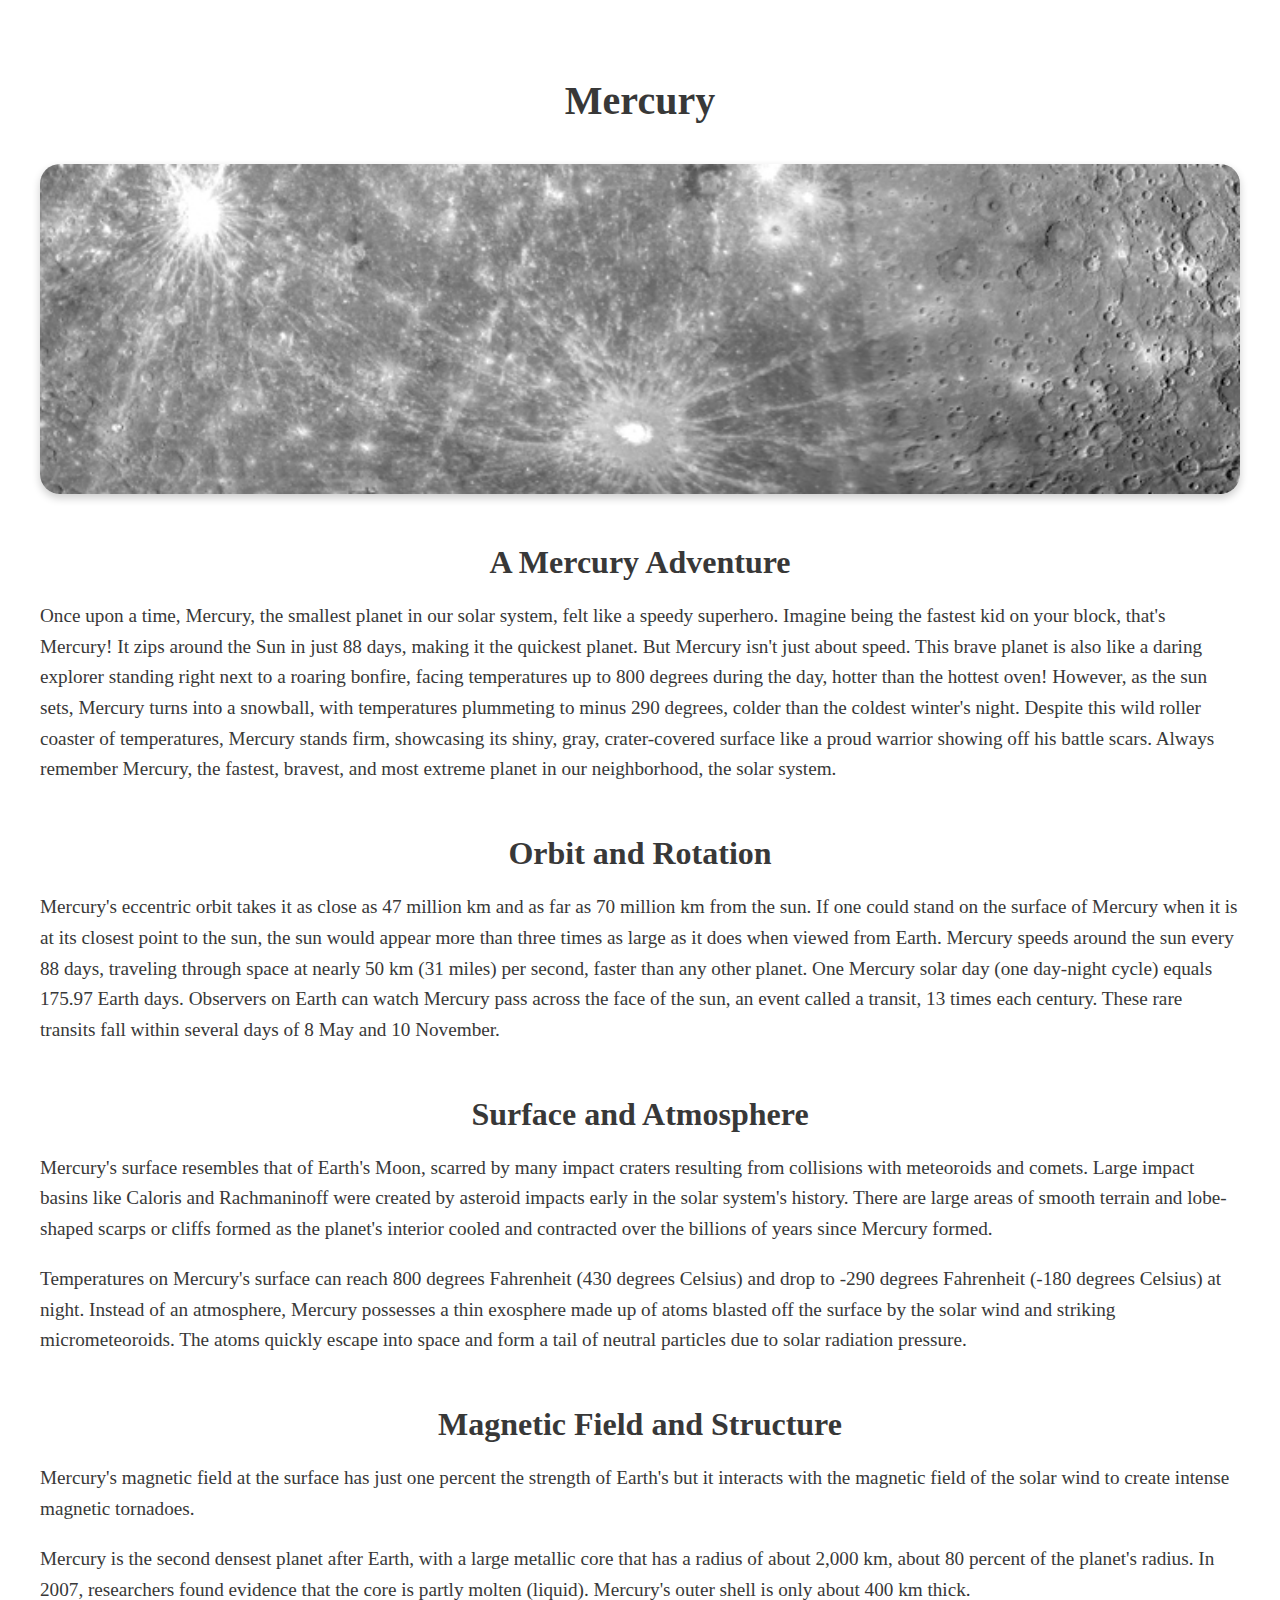
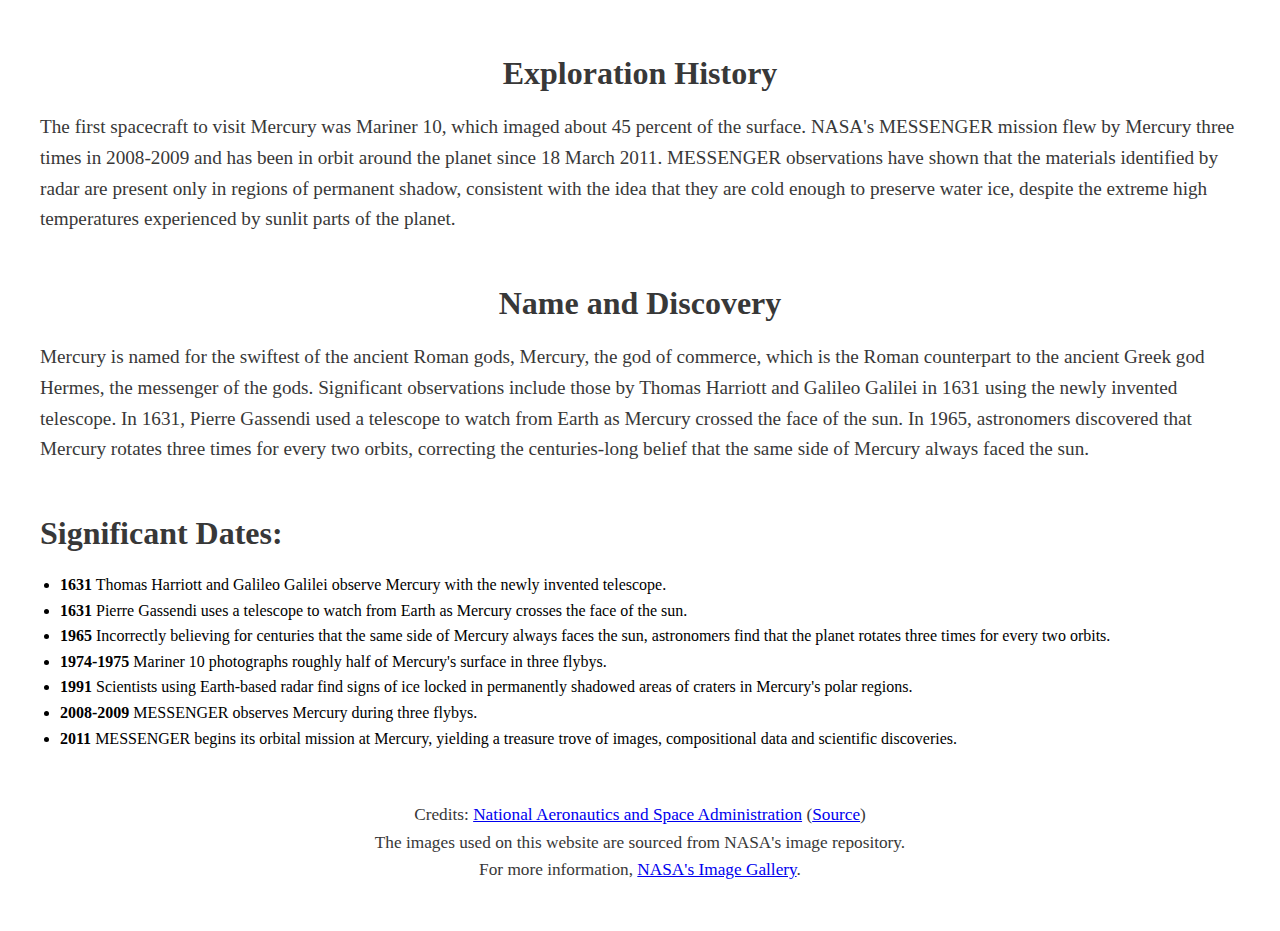
<file: data/mercury.html>
<!DOCTYPE html>
<html>
<head>
  <title>Mercury</title>
  <meta name="viewport" content="width=device-width, initial-scale=1">
  <link rel="stylesheet" type="text/css" href="style.css"/>
</head>

<body>
  <div class="main">
    <h1>Mercury</h1>
    <img src="images/mercury1.jpg" width ="100%" style="margin: 40px auto; display: block; border-radius: 20px; box-shadow: 0px 4px 8px rgba(0, 0, 0, 0.2);">
    
    <h2>A Mercury Adventure</h2>
    <p>Once upon a time, Mercury, the smallest planet in our solar system, felt like a speedy superhero. Imagine being the fastest kid on your block, that's Mercury! It zips around the Sun in just 88 days, making it the quickest planet. But Mercury isn't just about speed. This brave planet is also like a daring explorer standing right next to a roaring bonfire, facing temperatures up to 800 degrees during the day, hotter than the hottest oven! However, as the sun sets, Mercury turns into a snowball, with temperatures plummeting to minus 290 degrees, colder than the coldest winter's night. Despite this wild roller coaster of temperatures, Mercury stands firm, showcasing its shiny, gray, crater-covered surface like a proud warrior showing off his battle scars. Always remember Mercury, the fastest, bravest, and most extreme planet in our neighborhood, the solar system.</p>
    
    <h2>Orbit and Rotation</h2>
    <p>Mercury's eccentric orbit takes it as close as 47 million km and as far as 70 million km from the sun. If one could stand on the surface of Mercury when it is at its closest point to the sun, the sun would appear more than three times as large as it does when viewed from Earth. Mercury speeds around the sun every 88 days, traveling through space at nearly 50 km (31 miles) per second, faster than any other planet. One Mercury solar day (one day-night cycle) equals 175.97 Earth days. Observers on Earth can watch Mercury pass across the face of the sun, an event called a transit, 13 times each century. These rare transits fall within several days of 8 May and 10 November.</p>

    <h2>Surface and Atmosphere</h2>
    <p>Mercury's surface resembles that of Earth's Moon, scarred by many impact craters resulting from collisions with meteoroids and comets. Large impact basins like Caloris and Rachmaninoff were created by asteroid impacts early in the solar system's history. There are large areas of smooth terrain and lobe-shaped scarps or cliffs formed as the planet's interior cooled and contracted over the billions of years since Mercury formed.</p>
    <p>Temperatures on Mercury's surface can reach 800 degrees Fahrenheit (430 degrees Celsius) and drop to -290 degrees Fahrenheit (-180 degrees Celsius) at night. Instead of an atmosphere, Mercury possesses a thin exosphere made up of atoms blasted off the surface by the solar wind and striking micrometeoroids. The atoms quickly escape into space and form a tail of neutral particles due to solar radiation pressure.</p>

    <h2>Magnetic Field and Structure</h2>
    <p>Mercury's magnetic field at the surface has just one percent the strength of Earth's but it interacts with the magnetic field of the solar wind to create intense magnetic tornadoes.</p>
    <p>Mercury is the second densest planet after Earth, with a large metallic core that has a radius of about 2,000 km, about 80 percent of the planet's radius. In 2007, researchers found evidence that the core is partly molten (liquid). Mercury's outer shell is only about 400 km thick.</p>

    <h2>Exploration History</h2>
    <p>The first spacecraft to visit Mercury was Mariner 10, which imaged about 45 percent of the surface. NASA's MESSENGER mission flew by Mercury three times in 2008-2009 and has been in orbit around the planet since 18 March 2011. MESSENGER observations have shown that the materials identified by radar are present only in regions of permanent shadow, consistent with the idea that they are cold enough to preserve water ice, despite the extreme high temperatures experienced by sunlit parts of the planet.</p>

    <h2>Name and Discovery</h2>
    <p>Mercury is named for the swiftest of the ancient Roman gods, Mercury, the god of commerce, which is the Roman counterpart to the ancient Greek god Hermes, the messenger of the gods. Significant observations include those by Thomas Harriott and Galileo Galilei in 1631 using the newly invented telescope. In 1631, Pierre Gassendi used a telescope to watch from Earth as Mercury crossed the face of the sun. In 1965, astronomers discovered that Mercury rotates three times for every two orbits, correcting the centuries-long belief that the same side of Mercury always faced the sun.</p>

    <h2 style="text-align: left;">Significant Dates:</h2>
    <ul>
      <li><b>1631</b> Thomas Harriott and Galileo Galilei observe Mercury with the newly invented telescope.
      <li><b>1631</b> Pierre Gassendi uses a telescope to watch from Earth as Mercury crosses the face of the sun.
      <li><b>1965</b> Incorrectly believing for centuries that the same side of Mercury always faces the sun, astronomers find that the planet rotates three times for every two orbits.
      <li><b>1974-1975</b> Mariner 10 photographs roughly half of Mercury's surface in three flybys.
      <li><b>1991</b> Scientists using Earth-based radar find signs of ice locked in permanently shadowed areas of craters in Mercury's polar regions.
      <li><b>2008-2009</b> MESSENGER observes Mercury during three flybys.
      <li><b>2011</b> MESSENGER begins its orbital mission at Mercury, yielding a treasure trove of images, compositional data and scientific discoveries.
    </ul>

    <footer class="credits">
      <p>
        Credits:
        <a href=https://www.nasa.gov>National Aeronautics and Space Administration</a>
        (<a href=http://solarsystem.nasa.gov/planets/mercury/in-depth>Source</a>)
        <br>The images used on this website are sourced from NASA's image repository.<br>For more information, <a href="https://images.nasa.gov/">NASA's Image Gallery</a>.
      </p>
    </footer>
  </div>
</body>
</html>
</file>
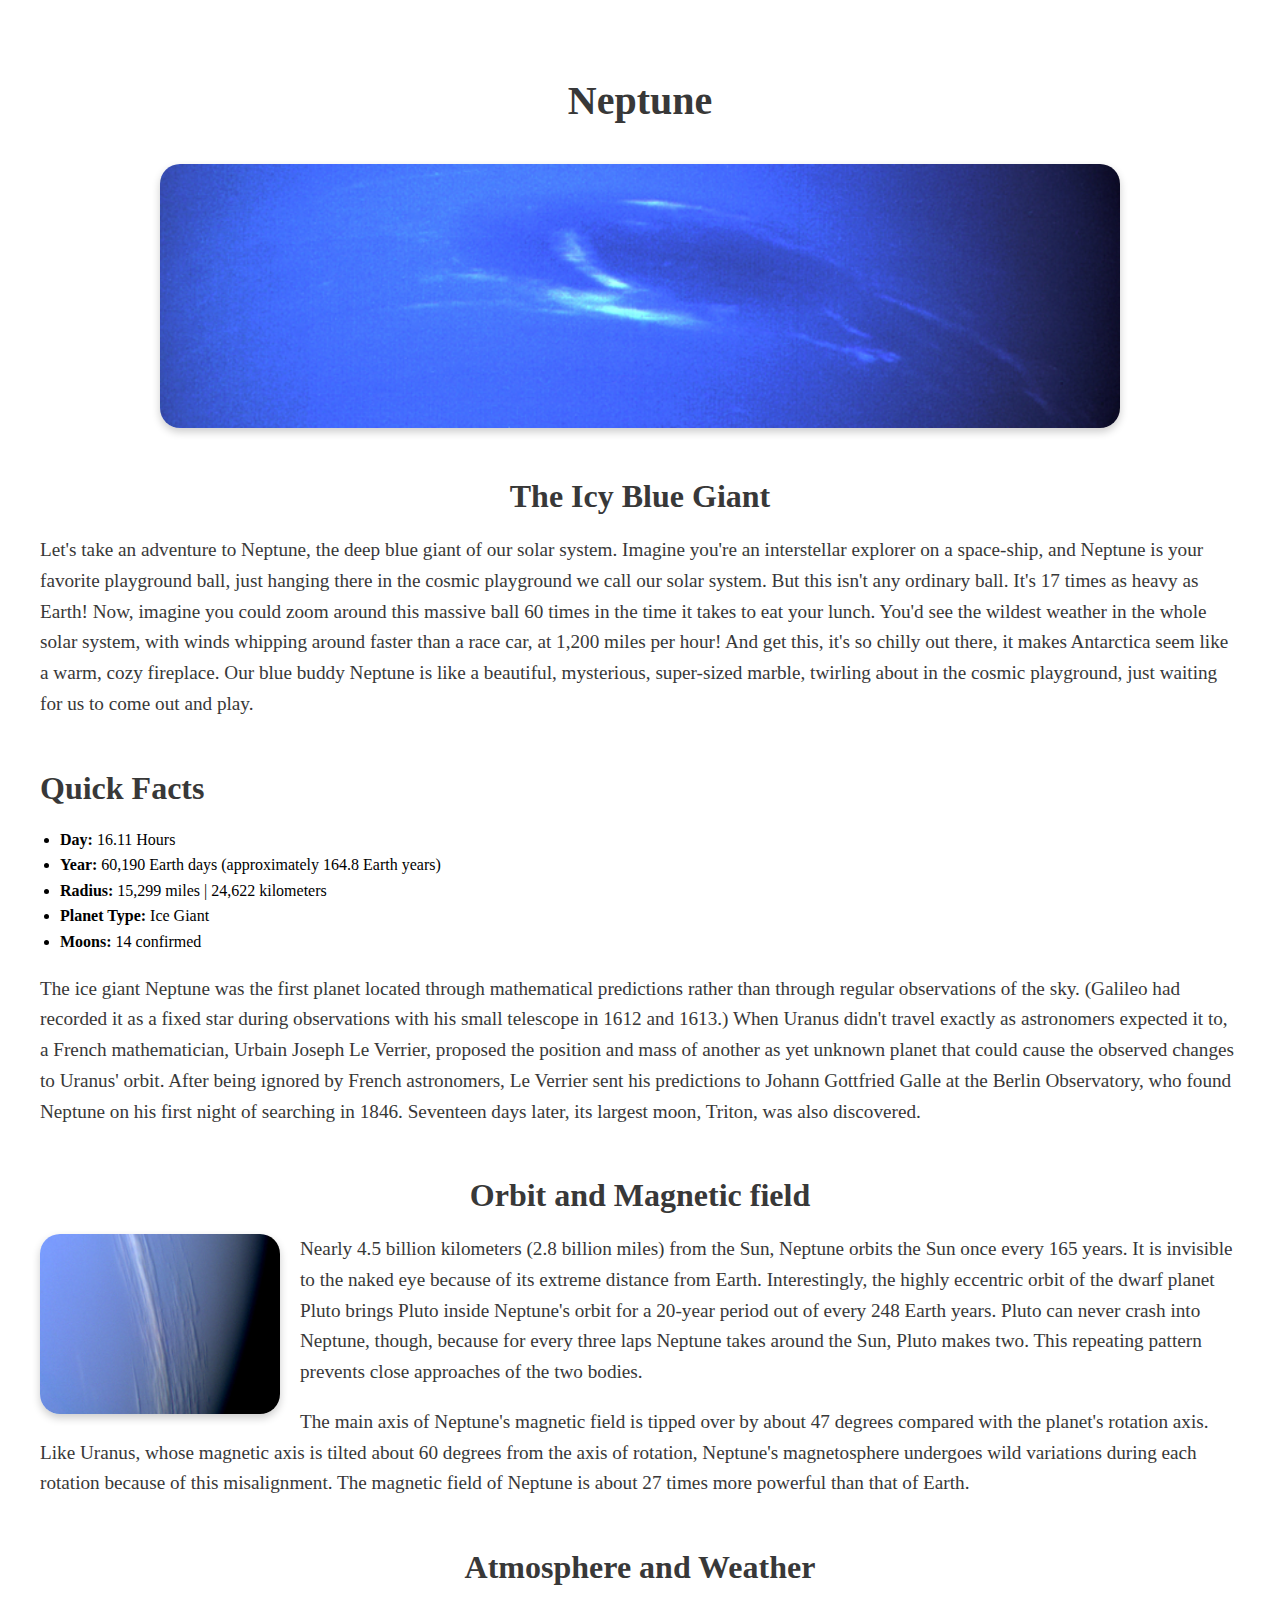
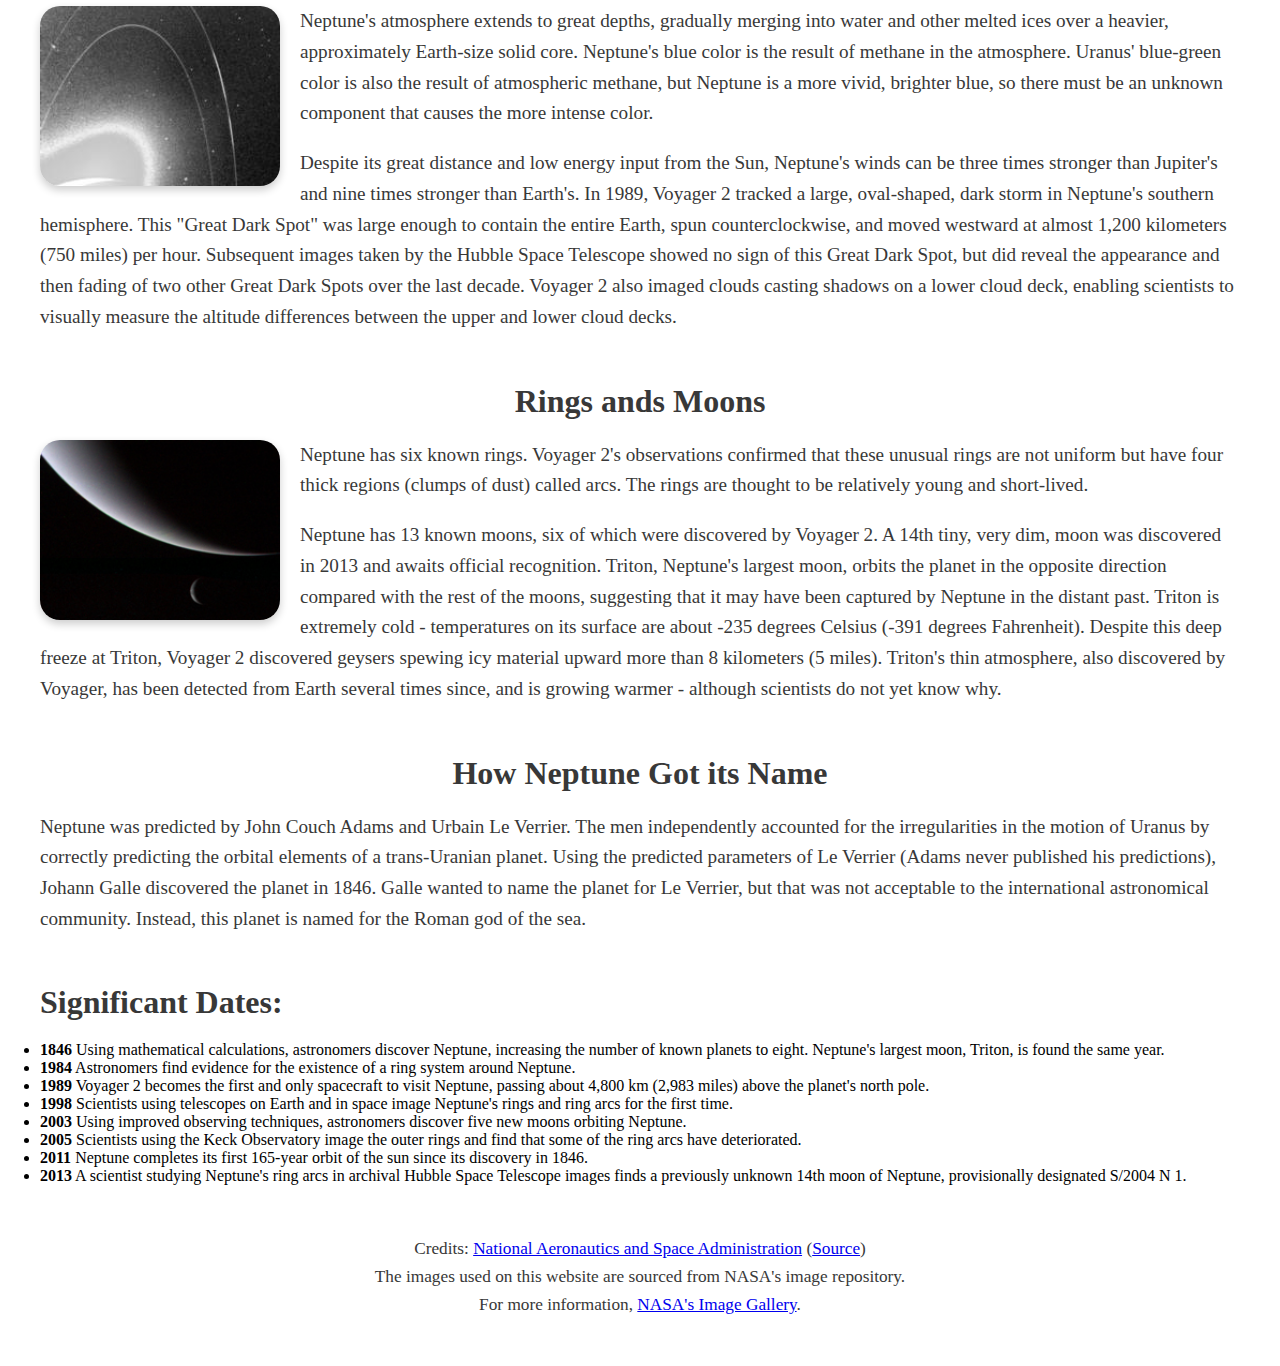
<file: data/neptune.html>
<!DOCTYPE html>
<html>
<head>
  <title>Neptune</title>
  <meta name="viewport" content="width=device-width, initial-scale=1">
  <link rel="stylesheet" type="text/css" href="style.css"/>
</head>

<body>
  <div class="main">
    <h1>Neptune</h1>
    <img src="images/neptune1.jpg" width="80%" style="margin: 40px auto; display: block; border-radius: 20px; box-shadow: 0px 4px 8px rgba(0, 0, 0, 0.2);">

    <h2>The Icy Blue Giant</h2>
    <p>Let's take an adventure to Neptune, the deep blue giant of our solar system. Imagine you're an interstellar explorer on a space-ship, and Neptune is your favorite playground ball, just hanging there in the cosmic playground we call our solar system. But this isn't any ordinary ball. It's 17 times as heavy as Earth! Now, imagine you could zoom around this massive ball 60 times in the time it takes to eat your lunch. You'd see the wildest weather in the whole solar system, with winds whipping around faster than a race car, at 1,200 miles per hour! And get this, it's so chilly out there, it makes Antarctica seem like a warm, cozy fireplace. Our blue buddy Neptune is like a beautiful, mysterious, super-sized marble, twirling about in the cosmic playground, just waiting for us to come out and play.</p>

    <h2 style="text-align: left;">Quick Facts</h2>
    <ul>
      <li><b>Day:</b> 16.11 Hours</li>
      <li><b>Year:</b> 60,190 Earth days (approximately 164.8 Earth years)</li>
      <li><b>Radius:</b> 15,299 miles | 24,622 kilometers</li>
      <li><b>Planet Type:</b> Ice Giant</li>
      <li><b>Moons:</b> 14 confirmed</li>
    </ul>
    <p>The ice giant Neptune was the first planet located through mathematical predictions rather than through regular observations of the sky. (Galileo had recorded it as a fixed star during observations with his small telescope in 1612 and 1613.) When Uranus didn't travel exactly as astronomers expected it to, a French mathematician, Urbain Joseph Le Verrier, proposed the position and mass of another as yet unknown planet that could cause the observed changes to Uranus' orbit. After being ignored by French astronomers, Le Verrier sent his predictions to Johann Gottfried Galle at the Berlin Observatory, who found Neptune on his first night of searching in 1846. Seventeen days later, its largest moon, Triton, was also discovered.</p>

    <h2>Orbit and Magnetic field</h2>
    <img src="images/neptune2.jpg" width="20%" style="float: left; margin-right: 20px; margin-bottom: 10px; border-radius: 20px; box-shadow: 0px 4px 8px rgba(0, 0, 0, 0.2);">
    <p>Nearly 4.5 billion kilometers (2.8 billion miles) from the Sun, Neptune orbits the Sun once every 165 years. It is invisible to the naked eye because of its extreme distance from Earth. Interestingly, the highly eccentric orbit of the dwarf planet Pluto brings Pluto inside Neptune's orbit for a 20-year period out of every 248 Earth years. Pluto can never crash into Neptune, though, because for every three laps Neptune takes around the Sun, Pluto makes two. This repeating pattern prevents close approaches of the two bodies.</p>
    <p>The main axis of Neptune's magnetic field is tipped over by about 47 degrees compared with the planet's rotation axis. Like Uranus, whose magnetic axis is tilted about 60 degrees from the axis of rotation, Neptune's magnetosphere undergoes wild variations during each rotation because of this misalignment. The magnetic field of Neptune is about 27 times more powerful than that of Earth.</p>

    <h2>Atmosphere and Weather</h2>
    <img src="images/neptune3.jpg" width="20%" style="float: left; margin-right: 20px; margin-bottom: 10px; border-radius: 20px; box-shadow: 0px 4px 8px rgba(0, 0, 0, 0.2);">
    <p>Neptune's atmosphere extends to great depths, gradually merging into water and other melted ices over a heavier, approximately Earth-size solid core. Neptune's blue color is the result of methane in the atmosphere. Uranus' blue-green color is also the result of atmospheric methane, but Neptune is a more vivid, brighter blue, so there must be an unknown component that causes the more intense color.</p>

    <p>Despite its great distance and low energy input from the Sun, Neptune's winds can be three times stronger than Jupiter's and nine times stronger than Earth's. In 1989, Voyager 2 tracked a large, oval-shaped, dark storm in Neptune's southern hemisphere. This "Great Dark Spot" was large enough to contain the entire Earth, spun counterclockwise, and moved westward at almost 1,200 kilometers (750 miles) per hour. Subsequent images taken by the Hubble Space Telescope showed no sign of this Great Dark Spot, but did reveal the appearance and then fading of two other Great Dark Spots over the last decade. Voyager 2 also imaged clouds casting shadows on a lower cloud deck, enabling scientists to visually measure the altitude differences between the upper and lower cloud decks.</p>

    <h2>Rings ands Moons</h2>
    <img src="images/neptune4.jpg" width="20%" style="float: left; margin-right: 20px; margin-bottom: 10px; border-radius: 20px; box-shadow: 0px 4px 8px rgba(0, 0, 0, 0.2);">
    <p>Neptune has six known rings. Voyager 2's observations confirmed that these unusual rings are not uniform but have four thick regions (clumps of dust) called arcs. The rings are thought to be relatively young and short-lived.</p>
    <p>Neptune has 13 known moons, six of which were discovered by Voyager 2. A 14th tiny, very dim, moon was discovered in 2013 and awaits official recognition. Triton, Neptune's largest moon, orbits the planet in the opposite direction compared with the rest of the moons, suggesting that it may have been captured by Neptune in the distant past. Triton is extremely cold - temperatures on its surface are about -235 degrees Celsius (-391 degrees Fahrenheit). Despite this deep freeze at Triton, Voyager 2 discovered geysers spewing icy material upward more than 8 kilometers (5 miles). Triton's thin atmosphere, also discovered by Voyager, has been detected from Earth several times since, and is growing warmer - although scientists do not yet know why.</p>

    <h2>How Neptune Got its Name</h2>
    <p>Neptune was predicted by John Couch Adams and Urbain Le Verrier. The men independently accounted for the irregularities in the motion of Uranus by correctly predicting the orbital elements of a trans-Uranian planet. Using the predicted parameters of Le Verrier (Adams never published his predictions), Johann Galle discovered the planet in 1846. Galle wanted to name the planet for Le Verrier, but that was not acceptable to the international astronomical community. Instead, this planet is named for the Roman god of the sea.</p>

    <h2 style="text-align: left;">Significant Dates:</h2>
    <lu>
      <li><b>1846</b> Using mathematical calculations, astronomers discover Neptune, increasing the number of known planets to eight. Neptune's largest moon, Triton, is found the same year.</li>
      <li><b>1984</b> Astronomers find evidence for the existence of a ring system around Neptune.</li>
      <li><b>1989</b> Voyager 2 becomes the first and only spacecraft to visit Neptune, passing about 4,800 km (2,983 miles) above the planet's north pole.</li>
      <li><b>1998</b> Scientists using telescopes on Earth and in space image Neptune's rings and ring arcs for the first time.</li>
      <li><b>2003</b> Using improved observing techniques, astronomers discover five new moons orbiting Neptune.</li>
      <li><b>2005</b> Scientists using the Keck Observatory image the outer rings and find that some of the ring arcs have deteriorated.</li>
      <li><b>2011</b> Neptune completes its first 165-year orbit of the sun since its discovery in 1846.</li>
      <li><b>2013</b> A scientist studying Neptune's ring arcs in archival Hubble Space Telescope images finds a previously unknown 14th moon of Neptune, provisionally designated S/2004 N 1.</li>
    </lu>

    <footer class="credits">
      <p>
        Credits:
        <a href=https://www.nasa.gov>National Aeronautics and Space Administration</a>
        (<a href=http://solarsystem.nasa.gov/planets/neptune/in-depth>Source</a>)
        <br>The images used on this website are sourced from NASA's image repository.<br>For more information, <a href="https://images.nasa.gov/">NASA's Image Gallery</a>.
      </p>
    </footer>
  </div>
</body>
</html>
</file>
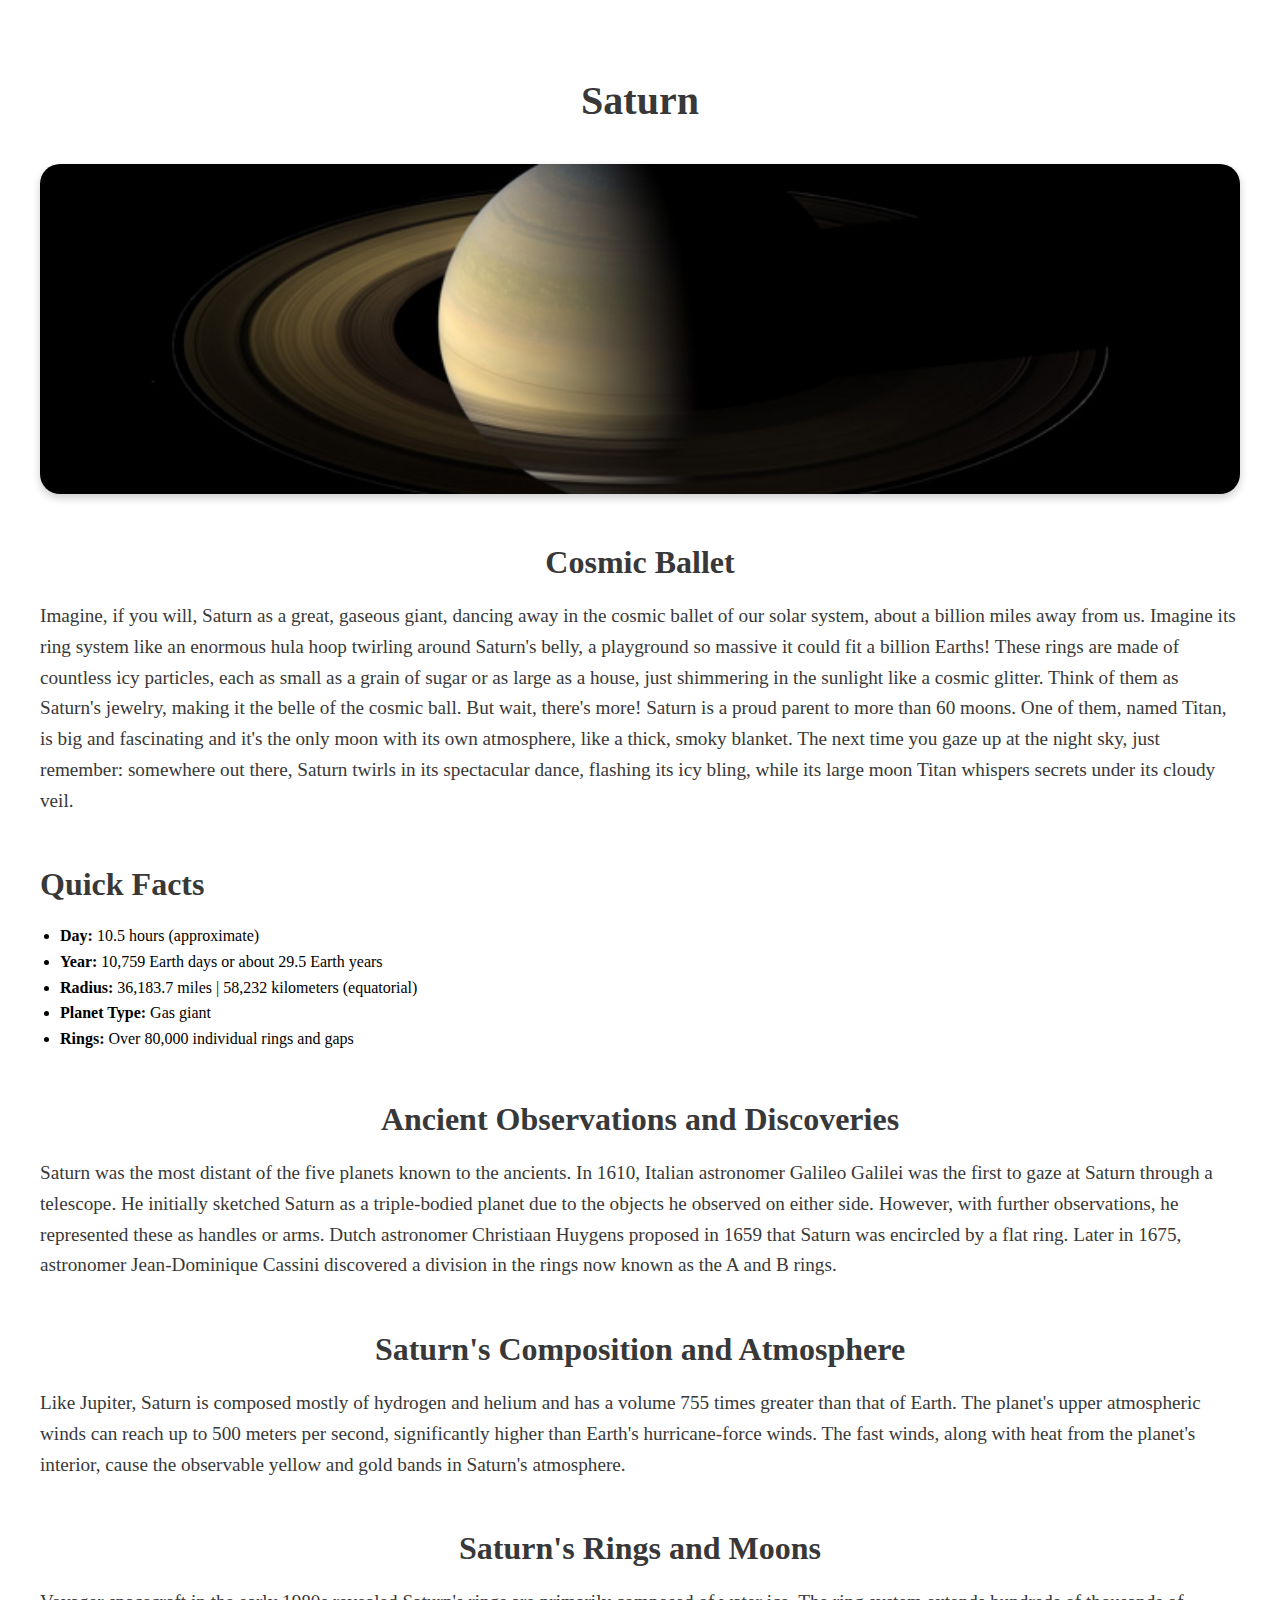
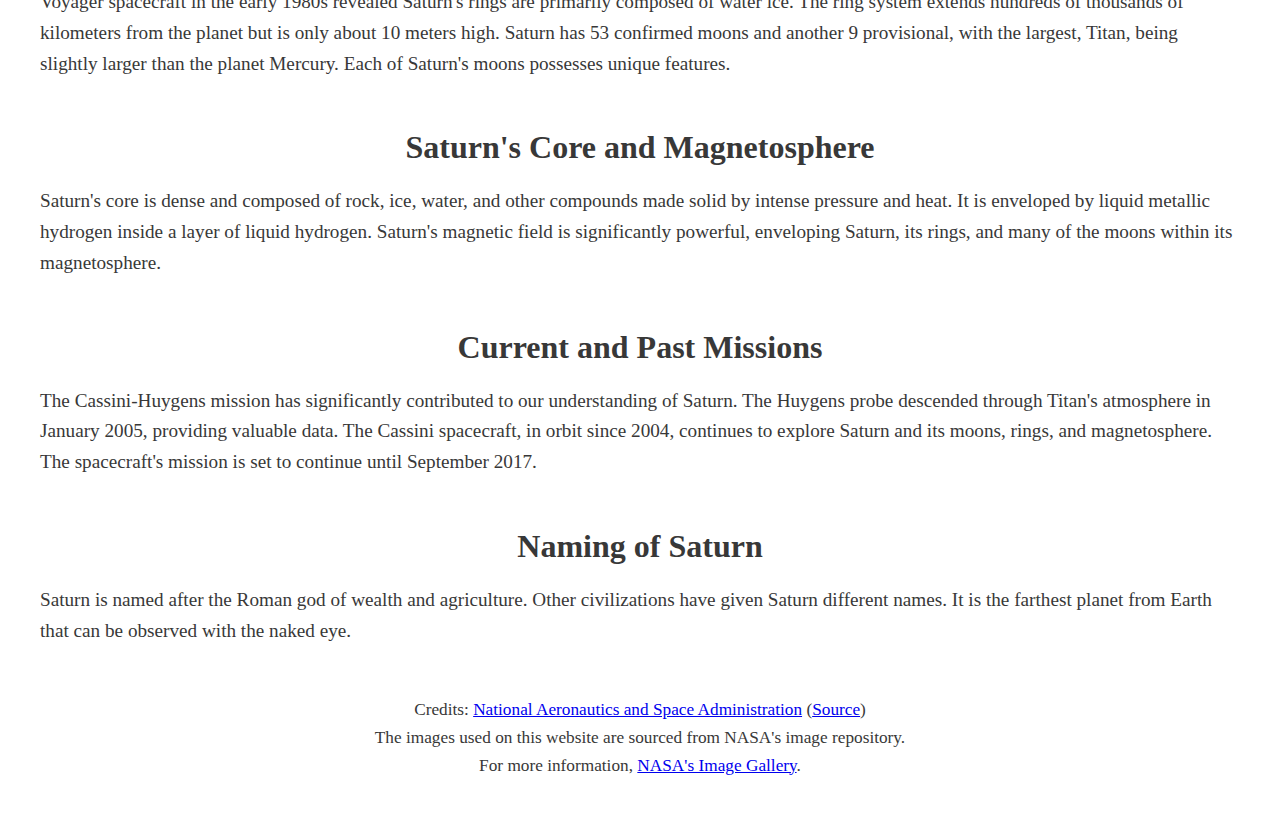
<file: data/saturn.html>
<!DOCTYPE html>
<html>
<head>
  <title>Saturn</title>
  <meta name="viewport" content="width=device-width, initial-scale=1">
  <link rel="stylesheet" type="text/css" href="style.css"/>
</head>

<body>
  <div class="main">
    <h1>Saturn</h1>
    <img src="images/saturn1.jpg" width="100%" style="margin: 40px auto; display: block; border-radius: 20px; box-shadow: 0px 4px 8px rgba(0, 0, 0, 0.2);">

    <h2>Cosmic Ballet</h2>
    <p>Imagine, if you will, Saturn as a great, gaseous giant, dancing away in the cosmic ballet of our solar system, about a billion miles away from us. Imagine its ring system like an enormous hula hoop twirling around Saturn's belly, a playground so massive it could fit a billion Earths! These rings are made of countless icy particles, each as small as a grain of sugar or as large as a house, just shimmering in the sunlight like a cosmic glitter. Think of them as Saturn's jewelry, making it the belle of the cosmic ball. But wait, there's more! Saturn is a proud parent to more than 60 moons. One of them, named Titan, is big and fascinating and it's the only moon with its own atmosphere, like a thick, smoky blanket. The next time you gaze up at the night sky, just remember: somewhere out there, Saturn twirls in its spectacular dance, flashing its icy bling, while its large moon Titan whispers secrets under its cloudy veil.    </p>

    <h2 style="text-align: left;">Quick Facts</h2>
    <ul>
      <li><b>Day:</b> 10.5 hours (approximate)</li>
      <li><b>Year:</b> 10,759 Earth days or about 29.5 Earth years</li>
      <li><b>Radius:</b> 36,183.7 miles | 58,232 kilometers (equatorial)</li>
      <li><b>Planet Type:</b> Gas giant</li>
      <li><b>Rings:</b> Over 80,000 individual rings and gaps</li>
    </ul>

    <h2>Ancient Observations and Discoveries</h2>
    <p>Saturn was the most distant of the five planets known to the ancients. In 1610, Italian astronomer Galileo Galilei was the first to gaze at Saturn through a telescope. He initially sketched Saturn as a triple-bodied planet due to the objects he observed on either side. However, with further observations, he represented these as handles or arms. Dutch astronomer Christiaan Huygens proposed in 1659 that Saturn was encircled by a flat ring. Later in 1675, astronomer Jean-Dominique Cassini discovered a division in the rings now known as the A and B rings.</p>
    
    <h2>Saturn's Composition and Atmosphere</h2>
    <p>Like Jupiter, Saturn is composed mostly of hydrogen and helium and has a volume 755 times greater than that of Earth. The planet's upper atmospheric winds can reach up to 500 meters per second, significantly higher than Earth's hurricane-force winds. The fast winds, along with heat from the planet's interior, cause the observable yellow and gold bands in Saturn's atmosphere.</p>
    
    <h2>Saturn's Rings and Moons</h2>
    <p>Voyager spacecraft in the early 1980s revealed Saturn's rings are primarily composed of water ice. The ring system extends hundreds of thousands of kilometers from the planet but is only about 10 meters high. Saturn has 53 confirmed moons and another 9 provisional, with the largest, Titan, being slightly larger than the planet Mercury. Each of Saturn's moons possesses unique features.</p>
    
    <h2>Saturn's Core and Magnetosphere</h2>
    <p>Saturn's core is dense and composed of rock, ice, water, and other compounds made solid by intense pressure and heat. It is enveloped by liquid metallic hydrogen inside a layer of liquid hydrogen. Saturn's magnetic field is significantly powerful, enveloping Saturn, its rings, and many of the moons within its magnetosphere.</p>
    
    <h2>Current and Past Missions</h2>
    <p>The Cassini-Huygens mission has significantly contributed to our understanding of Saturn. The Huygens probe descended through Titan's atmosphere in January 2005, providing valuable data. The Cassini spacecraft, in orbit since 2004, continues to explore Saturn and its moons, rings, and magnetosphere. The spacecraft's mission is set to continue until September 2017.</p>
    
    <h2>Naming of Saturn</h2>
    <p>Saturn is named after the Roman god of wealth and agriculture. Other civilizations have given Saturn different names. It is the farthest planet from Earth that can be observed with the naked eye.</p>

    <footer class="credits">
      <p>
        Credits:
        <a href=https://www.nasa.gov>National Aeronautics and Space Administration</a>
        (<a href=http://solarsystem.nasa.gov/planets/saturn/in-depth>Source</a>)
        <br>The images used on this website are sourced from NASA's image repository.<br>For more information, <a href="https://images.nasa.gov/">NASA's Image Gallery</a>.
      </p>
    </footer>
  </div>
</body>
</html>
</file>
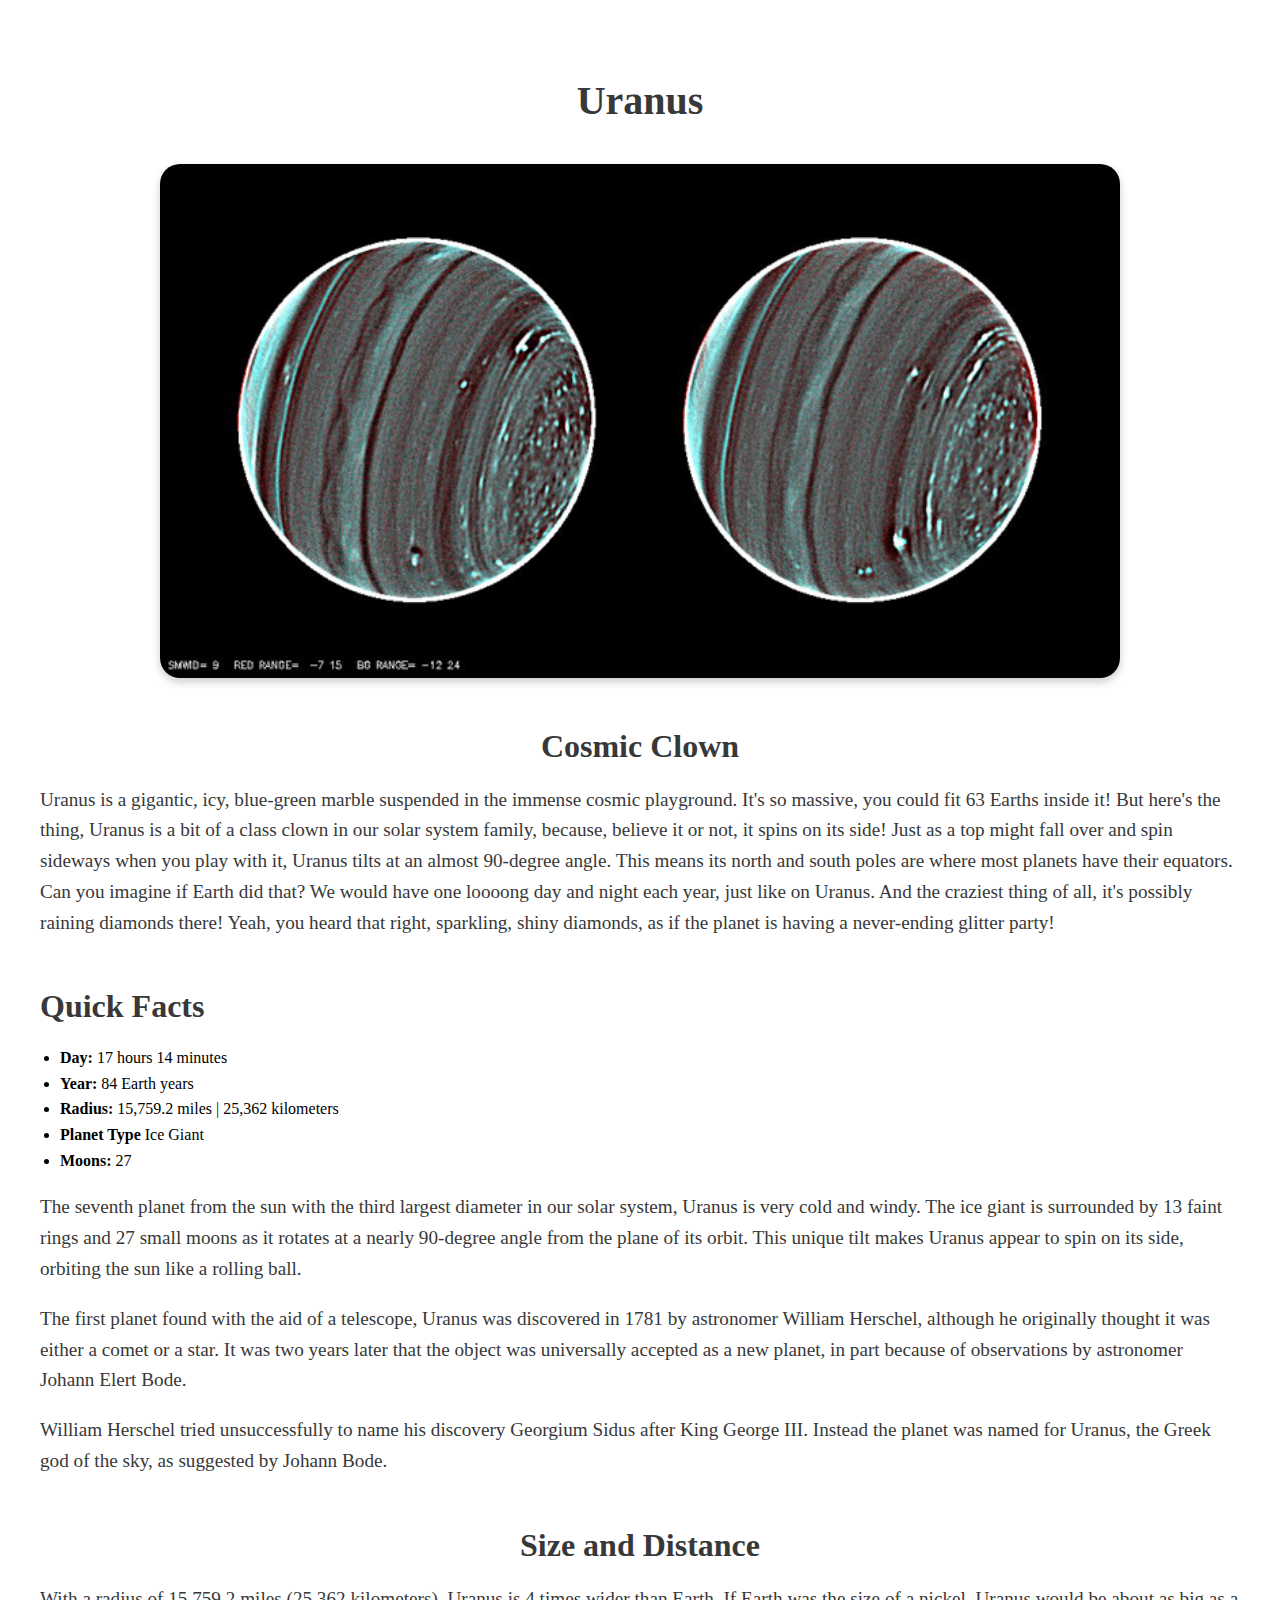
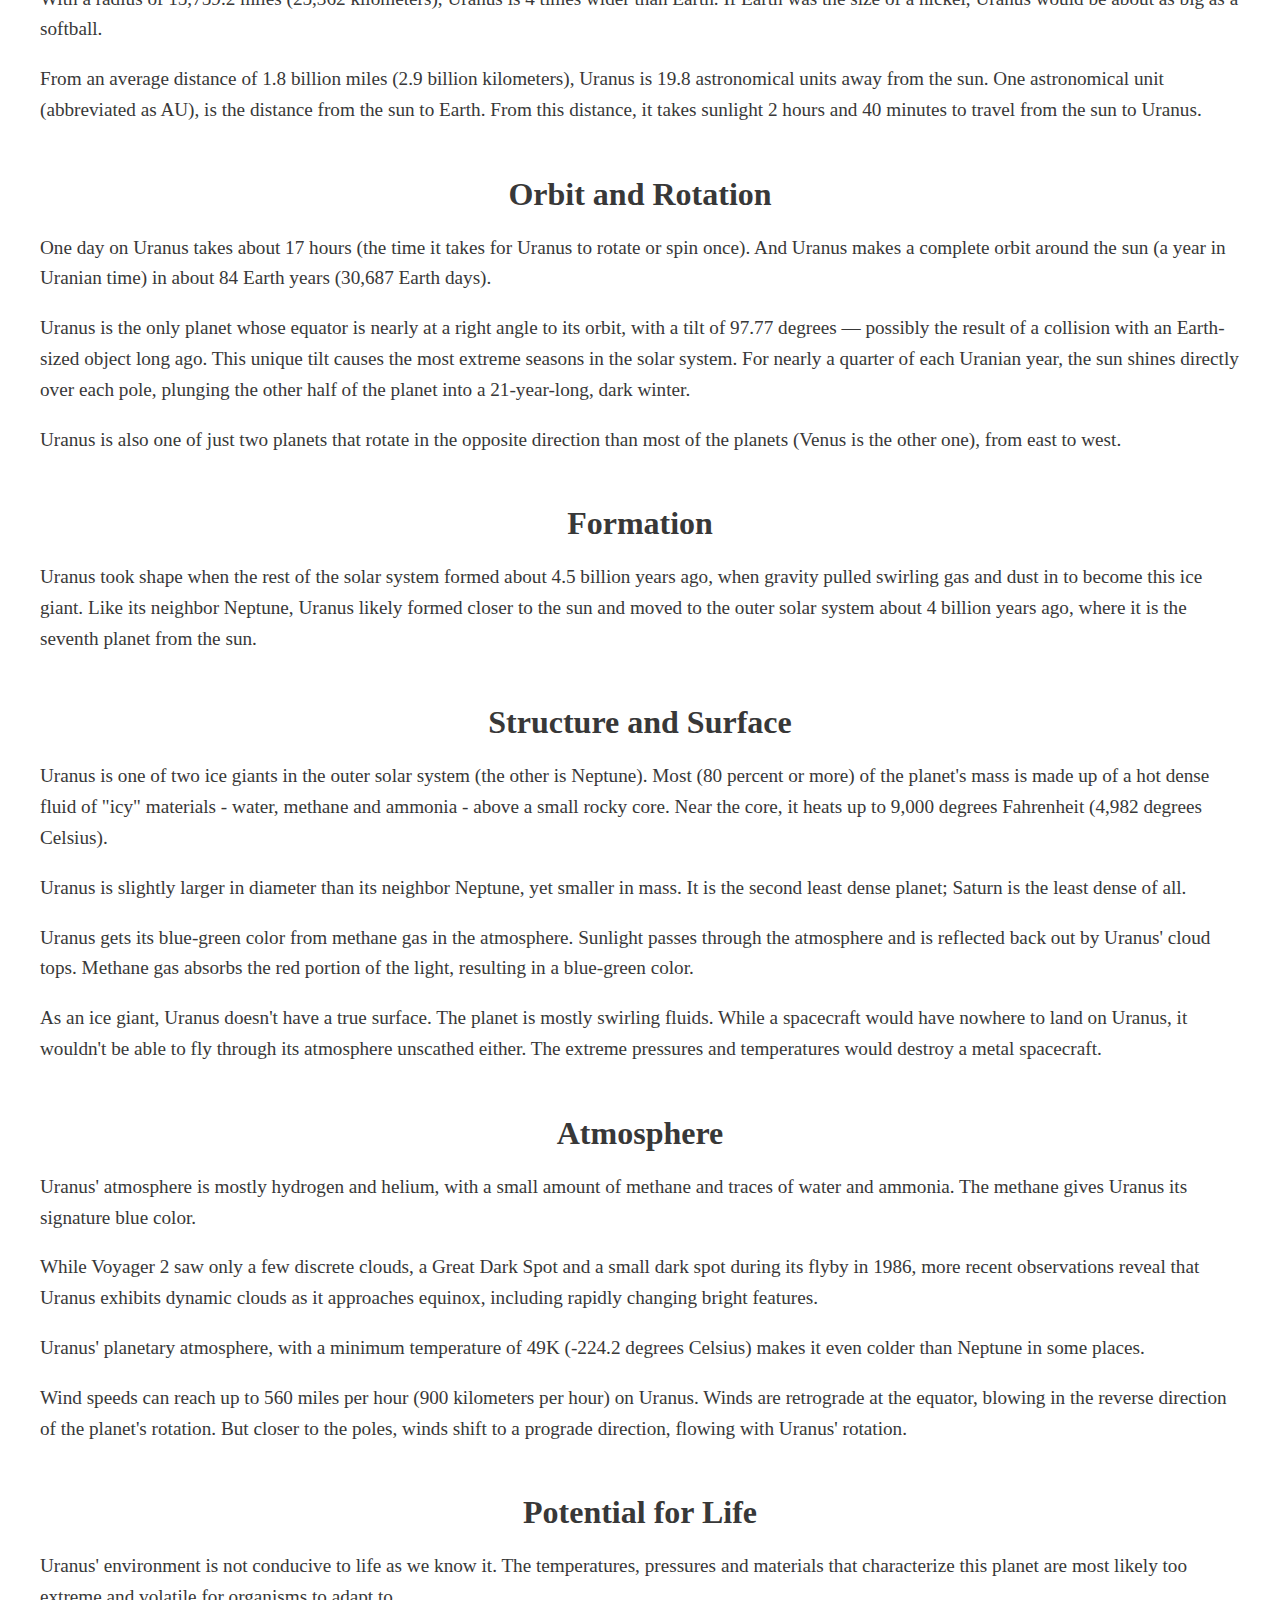
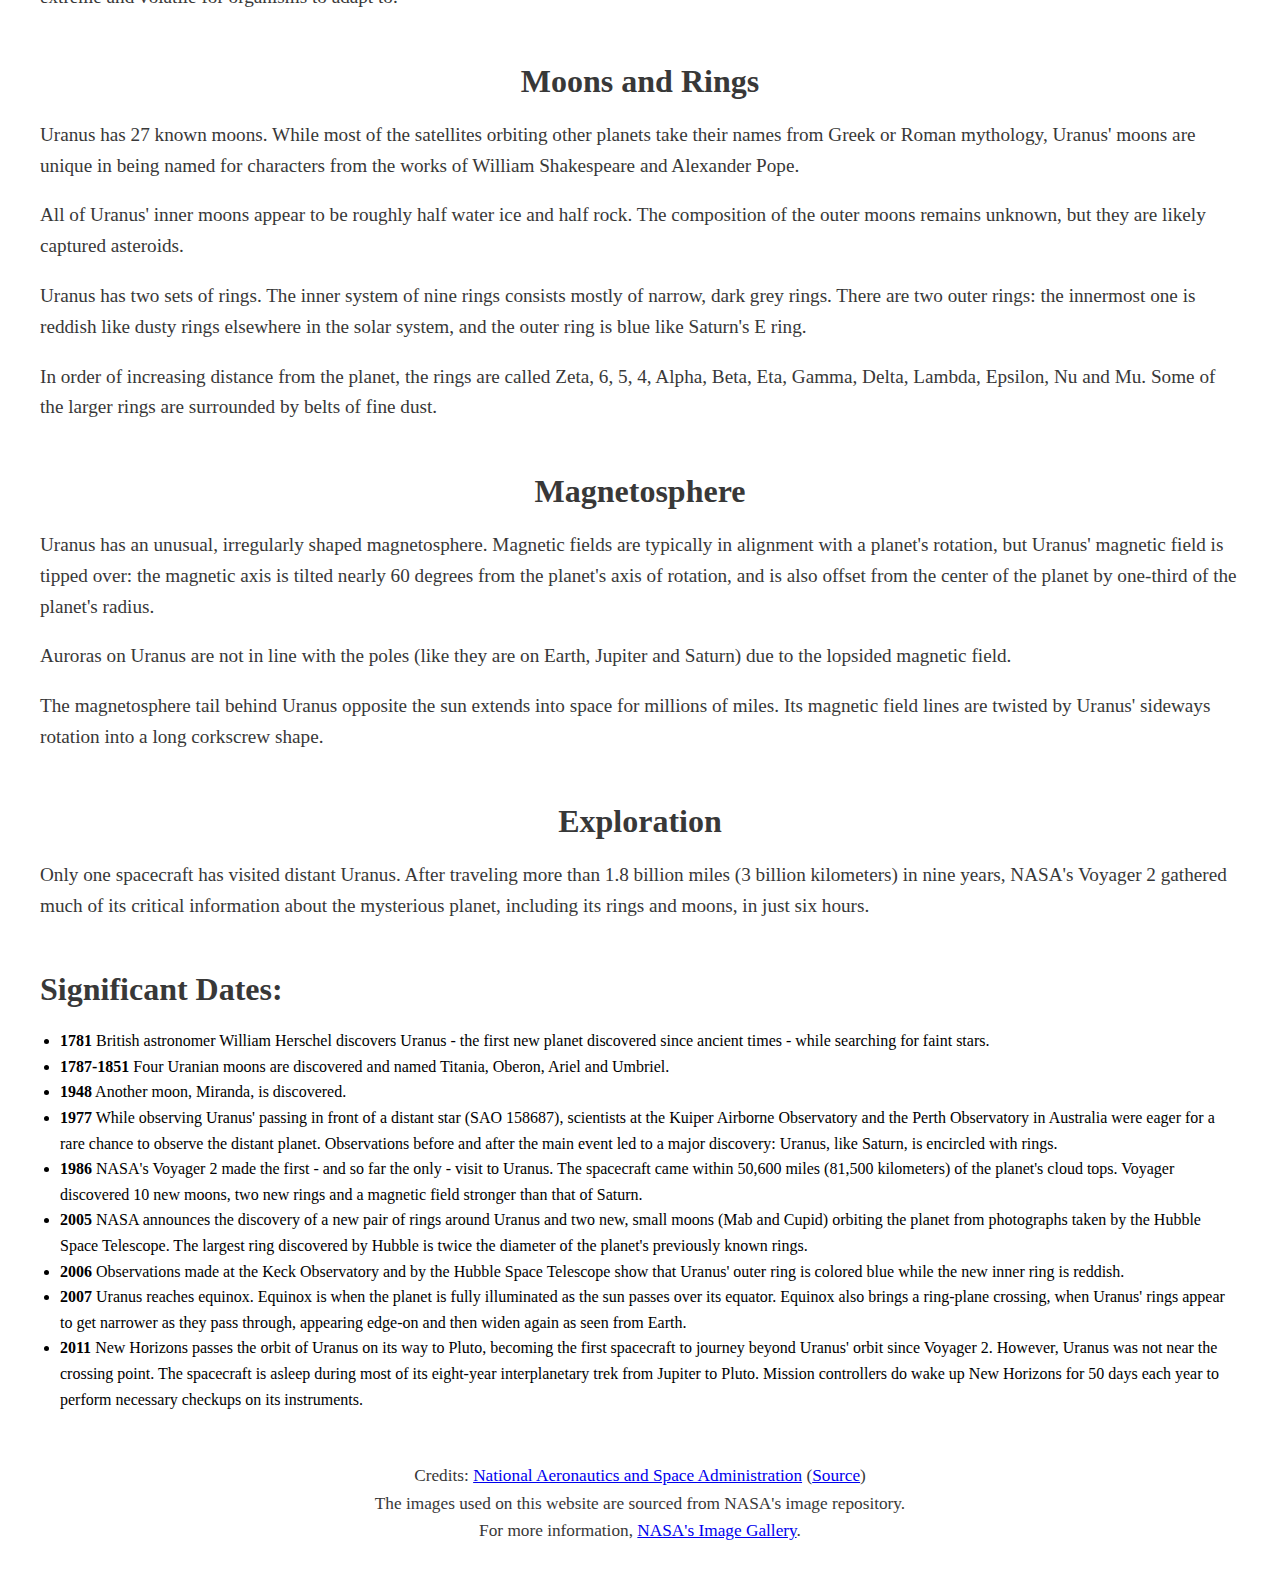
<file: data/uranus.html>
<!DOCTYPE html>
<html>
<head>
  <title>Uranus</title>
  <meta name="viewport" content="width=device-width, initial-scale=1">
  <link rel="stylesheet" type="text/css" href="style.css"/>
</head>

<body>
  <div class="main">
    <h1>Uranus</h1>
    <img src="images/uranus1.jpg" width="80%" style="margin: 40px auto; display: block; border-radius: 20px; box-shadow: 0px 4px 8px rgba(0, 0, 0, 0.2);">

    <h2>Cosmic Clown</h2>
    <p>Uranus is a gigantic, icy, blue-green marble suspended in the immense cosmic playground. It's so massive, you could fit 63 Earths inside it! But here's the thing, Uranus is a bit of a class clown in our solar system family, because, believe it or not, it spins on its side! Just as a top might fall over and spin sideways when you play with it, Uranus tilts at an almost 90-degree angle. This means its north and south poles are where most planets have their equators. Can you imagine if Earth did that? We would have one loooong day and night each year, just like on Uranus. And the craziest thing of all, it's possibly raining diamonds there! Yeah, you heard that right, sparkling, shiny diamonds, as if the planet is having a never-ending glitter party!</p>

    <h2 style="text-align: left;">Quick Facts</h2>
    <ul>
      <li><b>Day:</b> 17 hours 14 minutes</li>
      <li><b>Year:</b> 84 Earth years</li>
      <li><b>Radius:</b> 15,759.2 miles | 25,362 kilometers</li>
      <li><b>Planet Type</b> Ice Giant</li>
      <li><b>Moons:</b> 27</li>
    </ul>
    <p>The seventh planet from the sun with the third largest diameter in our solar system, Uranus is very cold and windy. The ice giant is surrounded by 13 faint rings and 27 small moons as it rotates at a nearly 90-degree angle from the plane of its orbit. This unique tilt makes Uranus appear to spin on its side, orbiting the sun like a rolling ball.</p>
    <p>The first planet found with the aid of a telescope, Uranus was discovered in 1781 by astronomer William Herschel, although he originally thought it was either a comet or a star. It was two years later that the object was universally accepted as a new planet, in part because of observations by astronomer Johann Elert Bode.</p>
    <p>William Herschel tried unsuccessfully to name his discovery Georgium Sidus after King George III. Instead the planet was named for Uranus, the Greek god of the sky, as suggested by Johann Bode.</p>

    <h2>Size and Distance</h2>
    <p>With a radius of 15,759.2 miles (25,362 kilometers), Uranus is 4 times wider than Earth. If Earth was the size of a nickel, Uranus would be about as big as a softball.</p>
    <p>From an average distance of 1.8 billion miles (2.9 billion kilometers), Uranus is 19.8 astronomical units away from the sun. One astronomical unit (abbreviated as AU), is the distance from the sun to Earth. From this distance, it takes sunlight 2 hours and 40 minutes to travel from the sun to Uranus.</p>

    <h2>Orbit and Rotation</h2>
    <p>One day on Uranus takes about 17 hours (the time it takes for Uranus to rotate or spin once). And Uranus makes a complete orbit around the sun (a year in Uranian time) in about 84 Earth years (30,687 Earth days).</p>
    <p>Uranus is the only planet whose equator is nearly at a right angle to its orbit, with a tilt of 97.77 degrees — possibly the result of a collision with an Earth-sized object long ago. This unique tilt causes the most extreme seasons in the solar system. For nearly a quarter of each Uranian year, the sun shines directly over each pole, plunging the other half of the planet into a 21-year-long, dark winter.</p>
    <p>Uranus is also one of just two planets that rotate in the opposite direction than most of the planets (Venus is the other one), from east to west.</p>

    <h2>Formation</h2>
    <p>Uranus took shape when the rest of the solar system formed about 4.5 billion years ago, when gravity pulled swirling gas and dust in to become this ice giant. Like its neighbor Neptune, Uranus likely formed closer to the sun and moved to the outer solar system about 4 billion years ago, where it is the seventh planet from the sun.</p>

    <h2>Structure and Surface</h2>
    <p>Uranus is one of two ice giants in the outer solar system (the other is Neptune). Most (80 percent or more) of the planet's mass is made up of a hot dense fluid of "icy" materials - water, methane and ammonia - above a small rocky core. Near the core, it heats up to 9,000 degrees Fahrenheit (4,982 degrees Celsius).</p>
    <p>Uranus is slightly larger in diameter than its neighbor Neptune, yet smaller in mass. It is the second least dense planet; Saturn is the least dense of all.</p>
    <p>Uranus gets its blue-green color from methane gas in the atmosphere. Sunlight passes through the atmosphere and is reflected back out by Uranus' cloud tops. Methane gas absorbs the red portion of the light, resulting in a blue-green color.</p>
    <p>As an ice giant, Uranus doesn't have a true surface. The planet is mostly swirling fluids. While a spacecraft would have nowhere to land on Uranus, it wouldn't be able to fly through its atmosphere unscathed either. The extreme pressures and temperatures would destroy a metal spacecraft.</p>

    <h2>Atmosphere</h2>
    <p>Uranus' atmosphere is mostly hydrogen and helium, with a small amount of methane and traces of water and ammonia. The methane gives Uranus its signature blue color.</p>
    <p>While Voyager 2 saw only a few discrete clouds, a Great Dark Spot and a small dark spot during its flyby in 1986, more recent observations reveal that Uranus exhibits dynamic clouds as it approaches equinox, including rapidly changing bright features.</p>
    <p>Uranus' planetary atmosphere, with a minimum temperature of 49K (-224.2 degrees Celsius) makes it even colder than Neptune in some places.</p>
    <p>Wind speeds can reach up to 560 miles per hour (900 kilometers per hour) on Uranus. Winds are retrograde at the equator, blowing in the reverse direction of the planet's rotation. But closer to the poles, winds shift to a prograde direction, flowing with Uranus' rotation.</p>

    <h2>Potential for Life</h2>
    <p>Uranus' environment is not conducive to life as we know it. The temperatures, pressures and materials that characterize this planet are most likely too extreme and volatile for organisms to adapt to.</p>

    <h2>Moons and Rings</h2>
    <p>Uranus has 27 known moons. While most of the satellites orbiting other planets take their names from Greek or Roman mythology, Uranus' moons are unique in being named for characters from the works of William Shakespeare and Alexander Pope.</p>
    <p>All of Uranus' inner moons appear to be roughly half water ice and half rock. The composition of the outer moons remains unknown, but they are likely captured asteroids.</p>
    <p>Uranus has two sets of rings. The inner system of nine rings consists mostly of narrow, dark grey rings. There are two outer rings: the innermost one is reddish like dusty rings elsewhere in the solar system, and the outer ring is blue like Saturn's E ring.</p>
    <p>In order of increasing distance from the planet, the rings are called Zeta, 6, 5, 4, Alpha, Beta, Eta, Gamma, Delta, Lambda, Epsilon, Nu and Mu. Some of the larger rings are surrounded by belts of fine dust.</p>

    <h2>Magnetosphere</h2>
    <p>Uranus has an unusual, irregularly shaped magnetosphere. Magnetic fields are typically in alignment with a planet's rotation, but Uranus' magnetic field is tipped over: the magnetic axis is tilted nearly 60 degrees from the planet's axis of rotation, and is also offset from the center of the planet by one-third of the planet's radius.</p>

    <p>Auroras on Uranus are not in line with the poles (like they are on Earth, Jupiter and Saturn) due to the lopsided magnetic field.</p>
    <p>The magnetosphere tail behind Uranus opposite the sun extends into space for millions of miles. Its magnetic field lines are twisted by Uranus' sideways rotation into a long corkscrew shape.</p>

    <h2>Exploration</h2>
    <p>Only one spacecraft has visited distant Uranus. After traveling more than 1.8 billion miles (3 billion kilometers) in nine years, NASA's Voyager 2 gathered much of its critical information about the mysterious planet, including its rings and moons, in just six hours.</p>

    <h2 style="text-align: left;">Significant Dates:</h2>
    <ul>
      <li><b>1781</b> British astronomer William Herschel discovers Uranus - the first new planet discovered since ancient times - while searching for faint stars.</li>
      <li><b>1787-1851</b> Four Uranian moons are discovered and named Titania, Oberon, Ariel and Umbriel.</li>
      <li><b>1948</b> Another moon, Miranda, is discovered.</li>
      <li><b>1977</b> While observing Uranus' passing in front of a distant star (SAO 158687), scientists at the Kuiper Airborne Observatory and the Perth Observatory in Australia were eager for a rare chance to observe the distant planet. Observations before and after the main event led to a major discovery: Uranus, like Saturn, is encircled with rings.</li>
      <li><b>1986</b> NASA's Voyager 2 made the first - and so far the only - visit to Uranus. The spacecraft came within 50,600 miles (81,500 kilometers) of the planet's cloud tops. Voyager discovered 10 new moons, two new rings and a magnetic field stronger than that of Saturn.</li>
      <li><b>2005</b> NASA announces the discovery of a new pair of rings around Uranus and two new, small moons (Mab and Cupid) orbiting the planet from photographs taken by the Hubble Space Telescope. The largest ring discovered by Hubble is twice the diameter of the planet's previously known rings.</li>
      <li><b>2006</b> Observations made at the Keck Observatory and by the Hubble Space Telescope show that Uranus' outer ring is colored blue while the new inner ring is reddish.</li>
      <li><b>2007</b> Uranus reaches equinox. Equinox is when the planet is fully illuminated as the sun passes over its equator. Equinox also brings a ring-plane crossing, when Uranus' rings appear to get narrower as they pass through, appearing edge-on and then widen again as seen from Earth.</li>
      <li><b>2011</b> New Horizons passes the orbit of Uranus on its way to Pluto, becoming the first spacecraft to journey beyond Uranus' orbit since Voyager 2. However, Uranus was not near the crossing point. The spacecraft is asleep during most of its eight-year interplanetary trek from Jupiter to Pluto. Mission controllers do wake up New Horizons for 50 days each year to perform necessary checkups on its instruments.</li>
    </ul>

    <footer class="credits">
      <p>
        Credits:
        <a href=https://www.nasa.gov>National Aeronautics and Space Administration</a>
        (<a href=http://solarsystem.nasa.gov/planets/uranus/in-depth>Source</a>)
        <br>The images used on this website are sourced from NASA's image repository.<br>For more information, <a href="https://images.nasa.gov/">NASA's Image Gallery</a>.
      </p>
    </footer>
  </div>
</body>
</html>
</file>
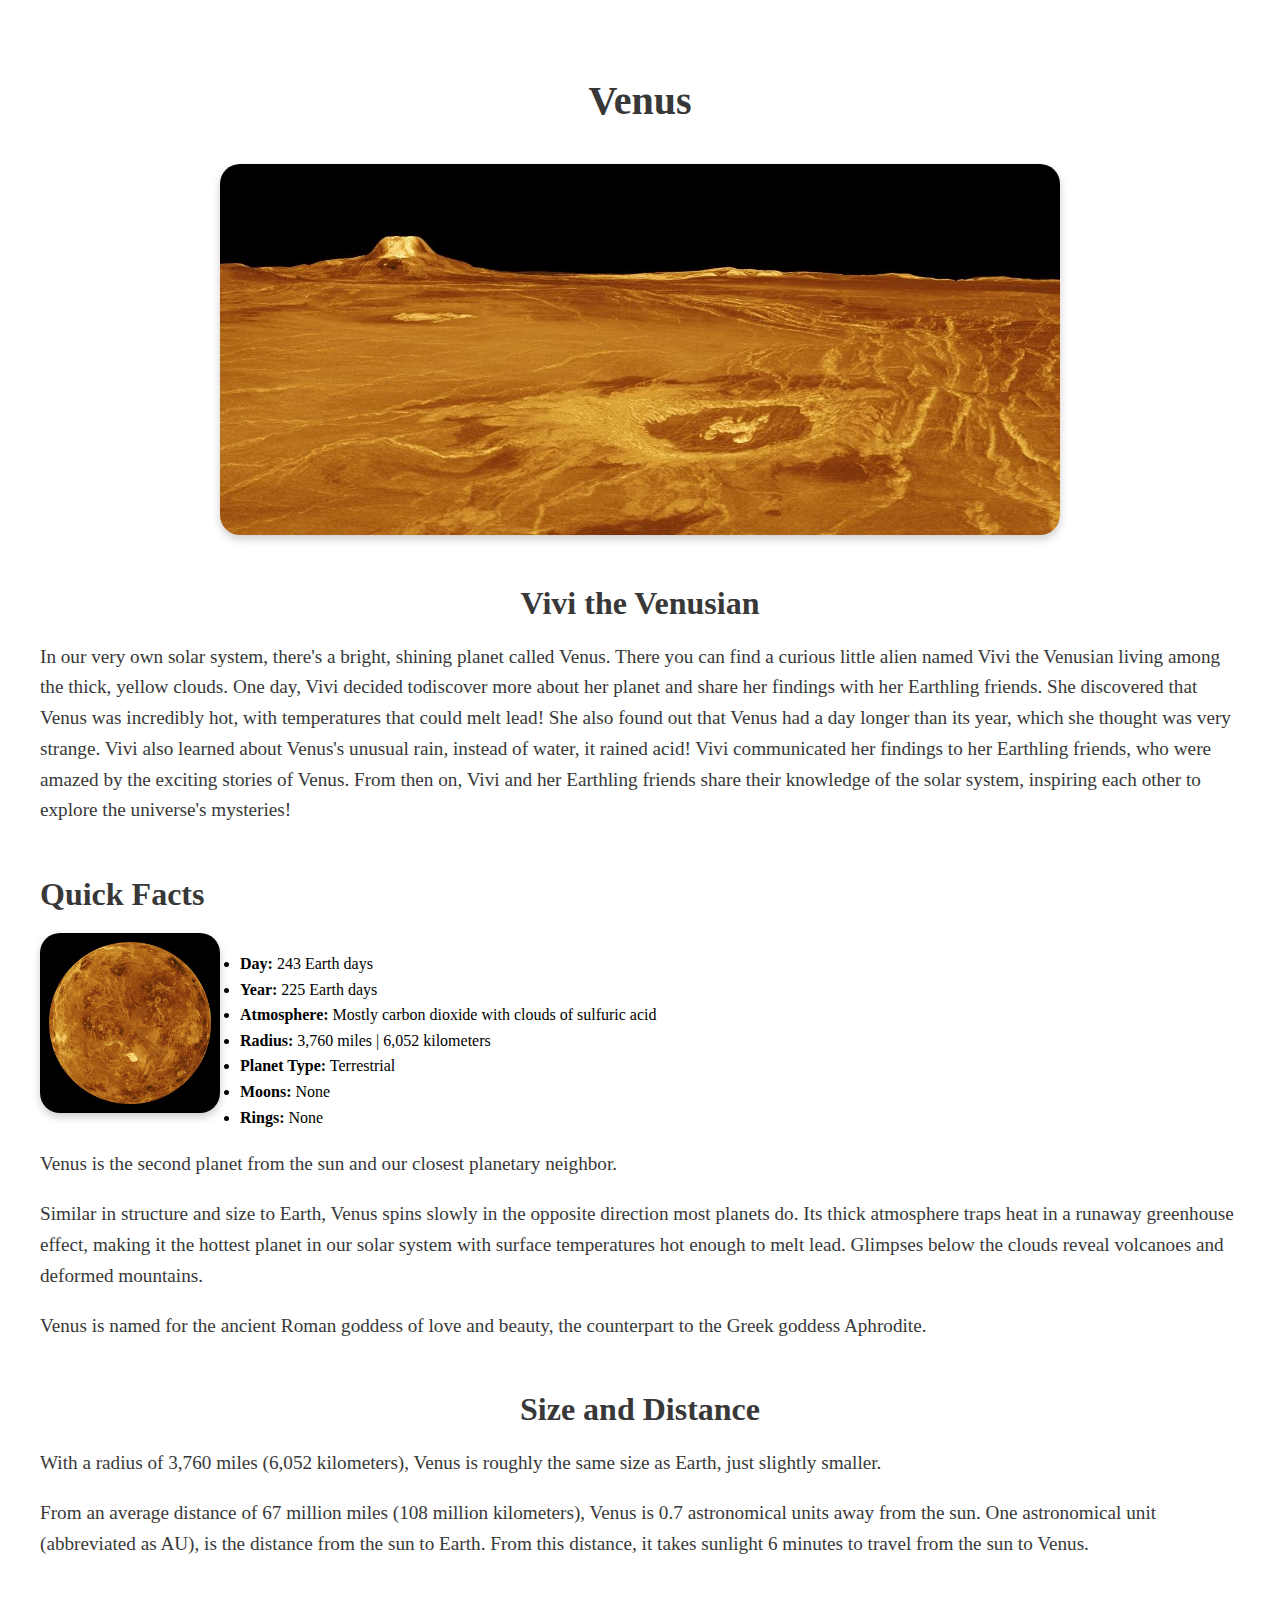
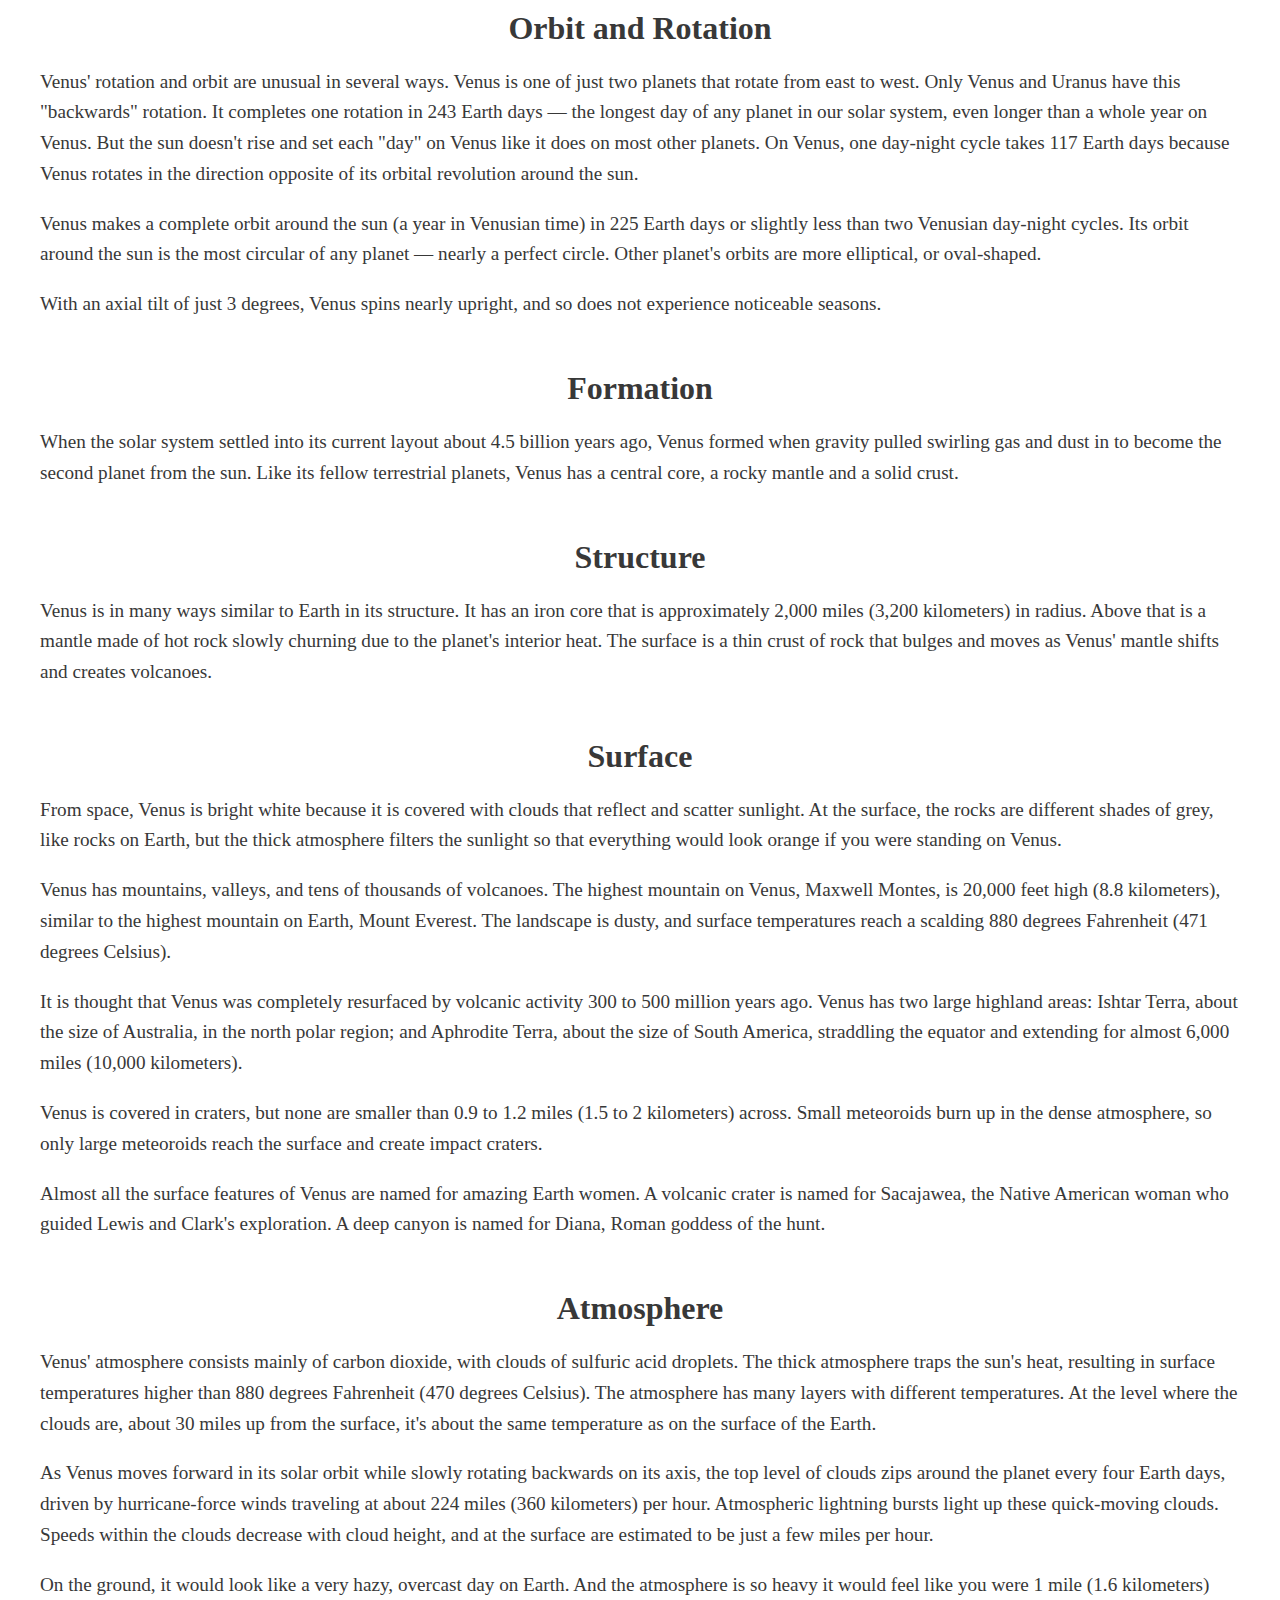
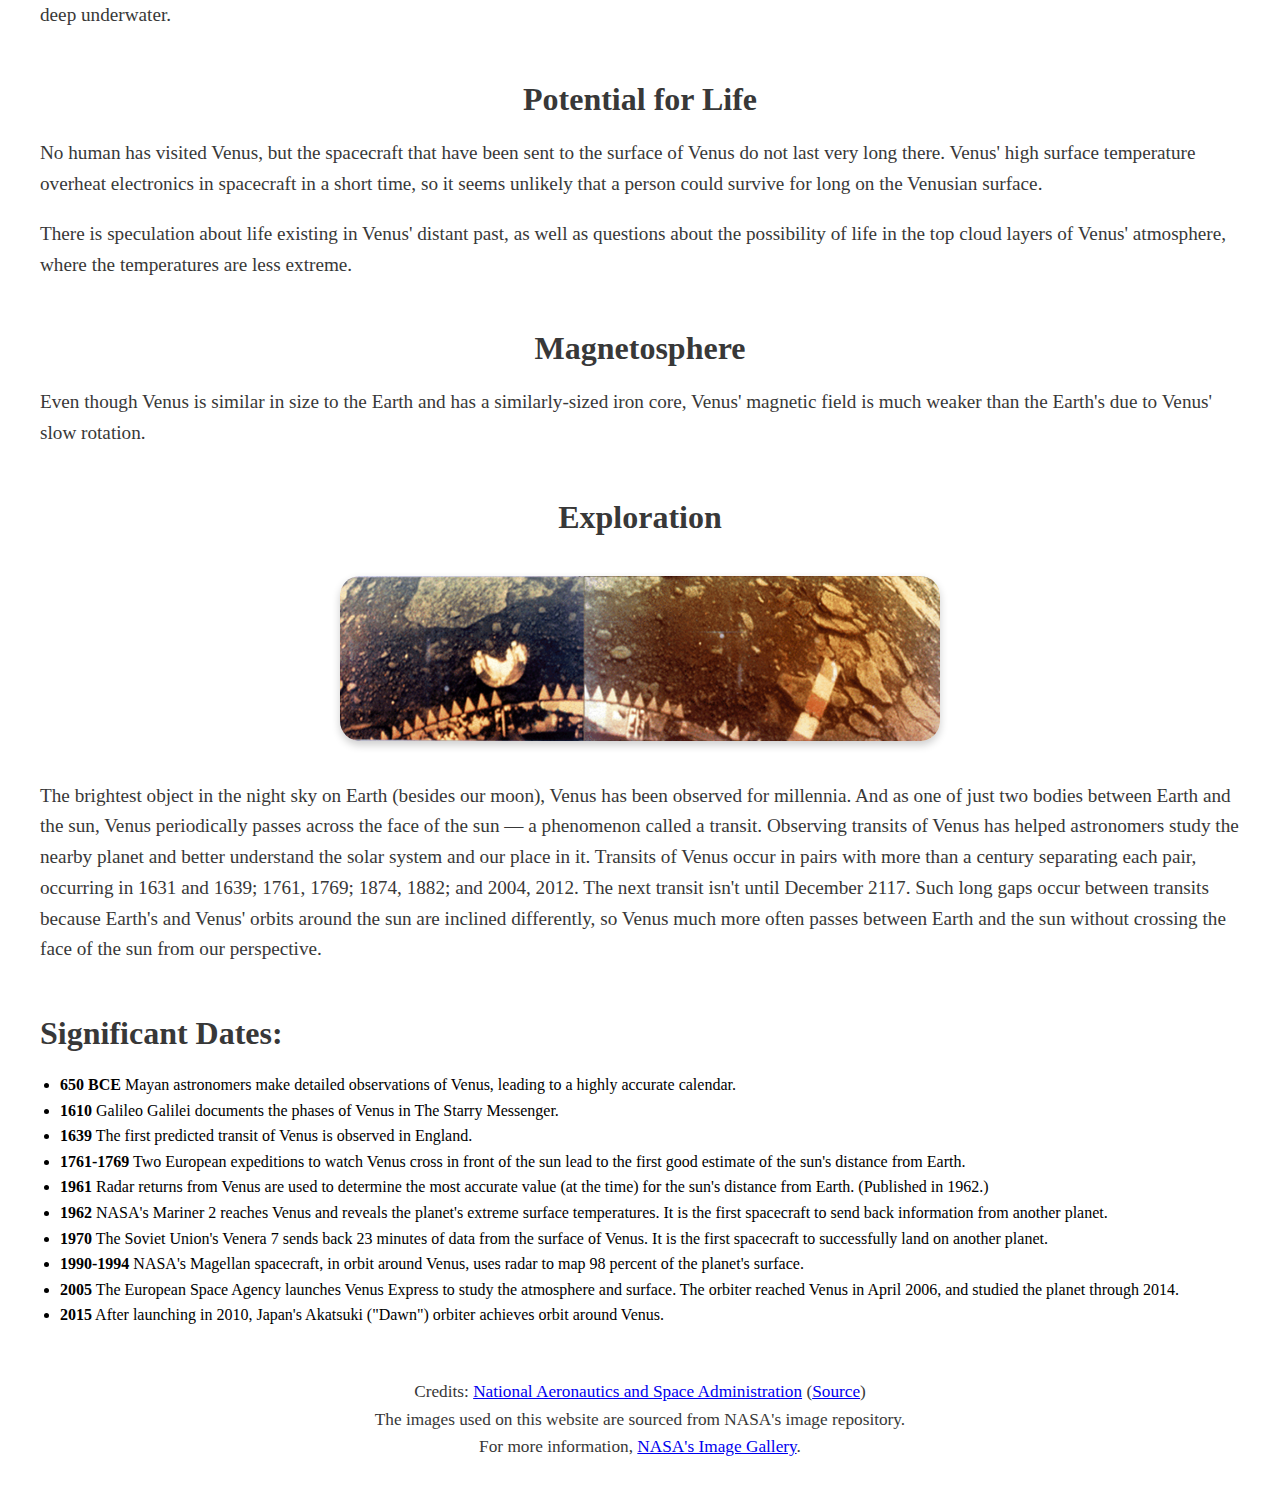
<file: data/venus.html>
<!DOCTYPE html>
<html>
<head>
  <title>Venus</title>
  <meta name="viewport" content="width=device-width, initial-scale=1">
  <link rel="stylesheet" type="text/css" href="style.css"/>
</head>

<body>
  <div class="main">
    <h1>Venus</h1>    
    <img src="images/venus0.jpg" width="70%" style="margin: 40px auto; display: block; border-radius: 20px; box-shadow: 0px 4px 8px rgba(0, 0, 0, 0.2);">

    <h2>Vivi the Venusian</h2>
    <p>In our very own solar system, there's a bright, shining planet called Venus. There you can find a curious little alien named Vivi the Venusian living among the thick, yellow clouds. One day, Vivi decided todiscover more about her planet and share her findings with her Earthling friends. She discovered that Venus was incredibly hot, with temperatures that could melt lead! She also found out that Venus had a day longer than its year, which she thought was very strange. Vivi also learned about Venus's unusual rain, instead of water, it rained acid! Vivi communicated her findings to her Earthling friends, who were amazed by the exciting stories of Venus. From then on, Vivi and her Earthling friends share their knowledge of the solar system, inspiring each other to explore the universe's mysteries!</p>

    <h2 style="text-align: left;">Quick Facts</h2>
    <img src="images/venus2.jpg" width="15%" style="float: left; margin-right: 20px; margin-bottom: 10px; border-radius: 20px; box-shadow: 0px 4px 8px rgba(0, 0, 0, 0.2);">
    <ul>
      <br>
      <li><b>Day:</b> 243 Earth days</li>
      <li><b>Year:</b> 225 Earth days</li>
      <li><b>Atmosphere:</b> Mostly carbon dioxide with clouds of sulfuric acid</li>
      <li><b>Radius:</b> 3,760 miles | 6,052 kilometers</li>
      <li><b>Planet Type:</b> Terrestrial</li>
      <li><b>Moons:</b> None</li>
      <li><b>Rings:</b> None</li>
    </ul>
    <p>Venus is the second planet from the sun and our closest planetary neighbor.</p>
    <p>Similar in structure and size to Earth, Venus spins slowly in the opposite direction most planets do. Its thick atmosphere traps heat in a runaway greenhouse effect, making it the hottest planet in our solar system with surface temperatures hot enough to melt lead. Glimpses below the clouds reveal volcanoes and deformed mountains.</p>
    <p>Venus is named for the ancient Roman goddess of love and beauty, the counterpart to the Greek goddess Aphrodite.</p>

    <h2>Size and Distance</h2>
    <p>With a radius of 3,760 miles (6,052 kilometers), Venus is roughly the same size as Earth, just slightly smaller.</p>
    <p>From an average distance of 67 million miles (108 million kilometers), Venus is 0.7 astronomical units away from the sun. One astronomical unit (abbreviated as AU), is the distance from the sun to Earth. From this distance, it takes sunlight 6 minutes to travel from the sun to Venus.</p>

    <h2>Orbit and Rotation</h2>
    <p>Venus' rotation and orbit are unusual in several ways. Venus is one of just two planets that rotate from east to west. Only Venus and Uranus have this "backwards" rotation. It completes one rotation in 243 Earth days — the longest day of any planet in our solar system, even longer than a whole year on Venus. But the sun doesn't rise and set each "day" on Venus like it does on most other planets. On Venus, one day-night cycle takes 117 Earth days because Venus rotates in the direction opposite of its orbital revolution around the sun.</p>
    <p>Venus makes a complete orbit around the sun (a year in Venusian time) in 225 Earth days or slightly less than two Venusian day-night cycles. Its orbit around the sun is the most circular of any planet — nearly a perfect circle. Other planet's orbits are more elliptical, or oval-shaped.</p>
    <p>With an axial tilt of just 3 degrees, Venus spins nearly upright, and so does not experience noticeable seasons.</p>

    <h2>Formation</h2>
    <p>When the solar system settled into its current layout about 4.5 billion years ago, Venus formed when gravity pulled swirling gas and dust in to become the second planet from the sun. Like its fellow terrestrial planets, Venus has a central core, a rocky mantle and a solid crust.</p>

    <h2>Structure</h2>
    <p>Venus is in many ways similar to Earth in its structure. It has an iron core that is approximately 2,000 miles (3,200 kilometers) in radius. Above that is a mantle made of hot rock slowly churning due to the planet's interior heat. The surface is a thin crust of rock that bulges and moves as Venus' mantle shifts and creates volcanoes.</p>

    <h2>Surface</h2>
    <p>From space, Venus is bright white because it is covered with clouds that reflect and scatter sunlight. At the surface, the rocks are different shades of grey, like rocks on Earth, but the thick atmosphere filters the sunlight so that everything would look orange if you were standing on Venus.</p>
    <p>Venus has mountains, valleys, and tens of thousands of volcanoes. The highest mountain on Venus, Maxwell Montes, is 20,000 feet high (8.8 kilometers), similar to the highest mountain on Earth, Mount Everest. The landscape is dusty, and surface temperatures reach a scalding 880 degrees Fahrenheit (471 degrees Celsius).</p>
    <p>It is thought that Venus was completely resurfaced by volcanic activity 300 to 500 million years ago. Venus has two large highland areas: Ishtar Terra, about the size of Australia, in the north polar region; and Aphrodite Terra, about the size of South America, straddling the equator and extending for almost 6,000 miles (10,000 kilometers).</p>
    <p>Venus is covered in craters, but none are smaller than 0.9 to 1.2 miles (1.5 to 2 kilometers) across. Small meteoroids burn up in the dense atmosphere, so only large meteoroids reach the surface and create impact craters.</p>
    <p>Almost all the surface features of Venus are named for amazing Earth women. A volcanic crater is named for Sacajawea, the Native American woman who guided Lewis and Clark's exploration. A deep canyon is named for Diana, Roman goddess of the hunt.</p>

    <h2>Atmosphere</h2>
    <p>Venus' atmosphere consists mainly of carbon dioxide, with clouds of sulfuric acid droplets. The thick atmosphere traps the sun's heat, resulting in surface temperatures higher than 880 degrees Fahrenheit (470 degrees Celsius). The atmosphere has many layers with different temperatures. At the level where the clouds are, about 30 miles up from the surface, it's about the same temperature as on the surface of the Earth.</p>
    <p>As Venus moves forward in its solar orbit while slowly rotating backwards on its axis, the top level of clouds zips around the planet every four Earth days, driven by hurricane-force winds traveling at about 224 miles (360 kilometers) per hour. Atmospheric lightning bursts light up these quick-moving clouds. Speeds within the clouds decrease with cloud height, and at the surface are estimated to be just a few miles per hour.</p>
    <p>On the ground, it would look like a very hazy, overcast day on Earth. And the atmosphere is so heavy it would feel like you were 1 mile (1.6 kilometers) deep underwater.</p>

    <h2>Potential for Life</h2>
    <p>No human has visited Venus, but the spacecraft that have been sent to the surface of Venus do not last very long there. Venus' high surface temperature overheat electronics in spacecraft in a short time, so it seems unlikely that a person could survive for long on the Venusian surface.</p>
    <p>There is speculation about life existing in Venus' distant past, as well as questions about the possibility of life in the top cloud layers of Venus' atmosphere, where the temperatures are less extreme.</p>

    <h2>Magnetosphere</h2>
    <p>Even though Venus is similar in size to the Earth and has a similarly-sized iron core, Venus' magnetic field is much weaker than the Earth's due to Venus' slow rotation.</p>

    <h2>Exploration</h2>
    <img src="images/venus1.jpg" width="50%" style="margin: 40px auto; display: block; border-radius: 20px; box-shadow: 0px 4px 8px rgba(0, 0, 0, 0.2);">
    <p>The brightest object in the night sky on Earth (besides our moon), Venus has been observed for millennia. And as one of just two bodies between Earth and the sun, Venus periodically passes across the face of the sun — a phenomenon called a transit. Observing transits of Venus has helped astronomers study the nearby planet and better understand the solar system and our place in it. Transits of Venus occur in pairs with more than a century separating each pair, occurring in 1631 and 1639; 1761, 1769; 1874, 1882; and 2004, 2012. The next transit isn't until December 2117. Such long gaps occur between transits because Earth's and Venus' orbits around the sun are inclined differently, so Venus much more often passes between Earth and the sun without crossing the face of the sun from our perspective.</p>

    <h2 style="text-align: left;">Significant Dates:</h2>
    <ul>
      <li><b>650 BCE</b> Mayan astronomers make detailed observations of Venus, leading to a highly accurate calendar.</li>
      <li><b>1610</b> Galileo Galilei documents the phases of Venus in The Starry Messenger.</li>
      <li><b>1639</b> The first predicted transit of Venus is observed in England.</li>
      <li><b>1761-1769</b> Two European expeditions to watch Venus cross in front of the sun lead to the first good estimate of the sun's distance from Earth.</li>
      <li><b>1961</b> Radar returns from Venus are used to determine the most accurate value (at the time) for the sun's distance from Earth. (Published in 1962.)</li>
      <li><b>1962</b> NASA's Mariner 2 reaches Venus and reveals the planet's extreme surface temperatures. It is the first spacecraft to send back information from another planet.</li>
      <li><b>1970</b> The Soviet Union's Venera 7 sends back 23 minutes of data from the surface of Venus. It is the first spacecraft to successfully land on another planet.</li>
      <li><b>1990-1994</b> NASA's Magellan spacecraft, in orbit around Venus, uses radar to map 98 percent of the planet's surface.</li>
      <li><b>2005</b> The European Space Agency launches Venus Express to study the atmosphere and surface. The orbiter reached Venus in April 2006, and studied the planet through 2014.</li>
      <li><b>2015</b> After launching in 2010, Japan's Akatsuki ("Dawn") orbiter achieves orbit around Venus.</li>
    </ul>

    <footer class="credits">
      <p>
        Credits:
        <a href=https://www.nasa.gov>National Aeronautics and Space Administration</a>
        (<a href=http://solarsystem.nasa.gov/planets/venus/in-depth>Source</a>)
        <br>The images used on this website are sourced from NASA's image repository.<br>For more information, <a href="https://images.nasa.gov/">NASA's Image Gallery</a>.
      </p>
    </footer>
  </div>
</body>
</html>
</file>
<file: data/style.css>
h1 {
  text-align: center;
  font-size: 2.5em;
  padding-top: 20px;
  color: #383838;
}

h2 {
  text-align: center;
  margin-top: 50px;
  margin-bottom: 20px;
  font-size: 2em;
  color: #383838;
}

p {
  font-size: 1.2em;
  line-height: 1.6;
  color: #383838;
}

.main {
  max-width: 1200px;
  margin: 20px auto;
  padding: 10px;
}

.credits {
  margin-top: 50px;
  text-align: center;
  font-size: 0.9em;
}

ul {
  padding-left: 20px;
}

ul li {
  line-height: 1.6;
}

.button {
  display: inline-block;
  padding: 10px 20px;
  font-size: 16px;
  cursor: pointer;
  text-align: center;
  text-decoration: none;
  outline: none;
  color: #fff;
  background-color: #383838;
  border: none;
  border-radius: 15px;
  box-shadow: 0 9px #999;
}

.button:hover {background-color: #3e8e41}

.button:active {
  background-color: #3e8e41;
  box-shadow: 0 5px #666;
  transform: translateY(4px);
}
</file>
